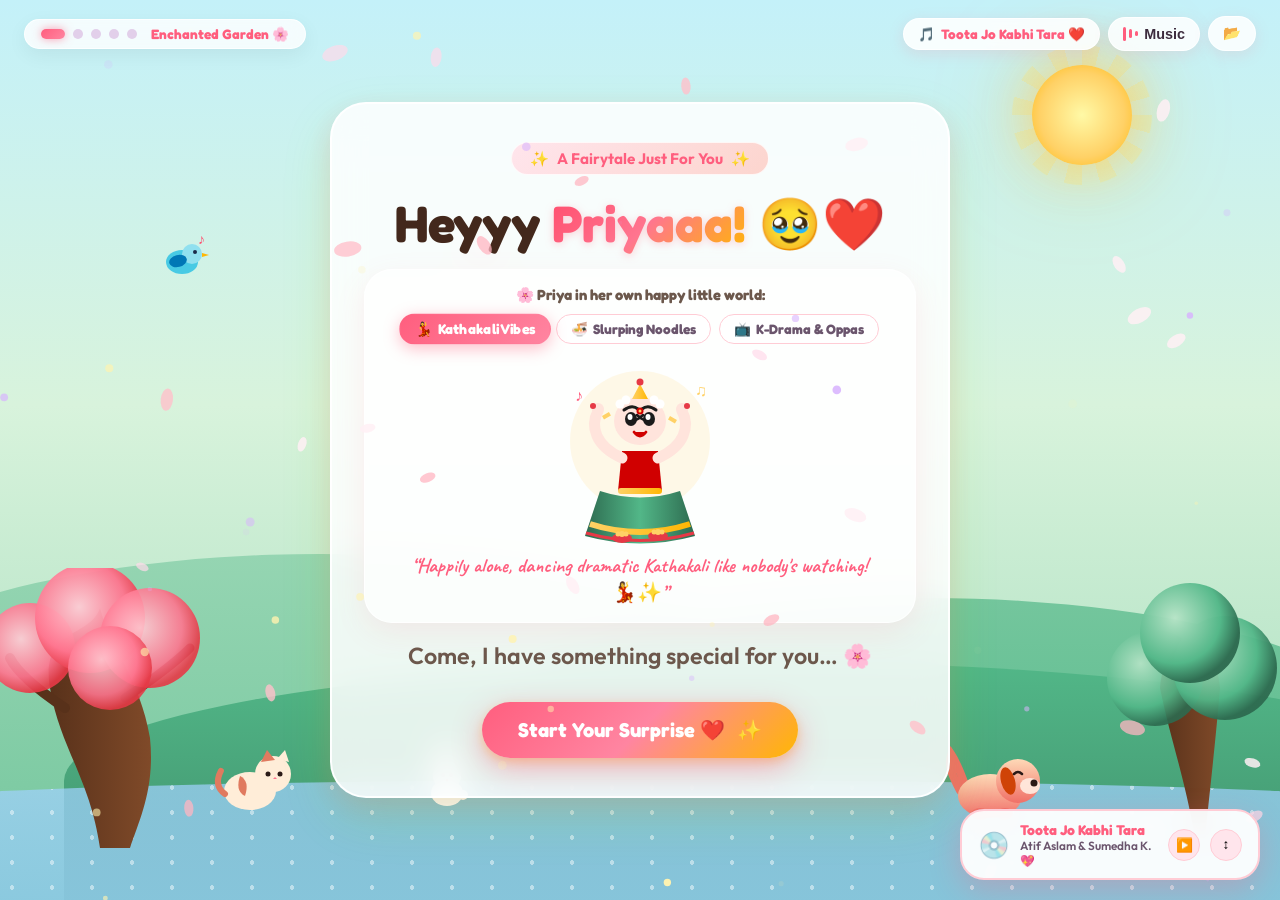
<file: index.html>
<!DOCTYPE html>
<html lang="en">
<head>
    <meta charset="UTF-8">
    <meta name="viewport" content="width=device-width, initial-scale=1.0, maximum-scale=1.0, user-scalable=no">
    <title>Happiest Birthday, Priya Verma! ❤️🎂</title>
    <link rel="icon" href="data:image/svg+xml,<svg xmlns=%22http://www.w3.org/2000/svg%22 viewBox=%220 0 100 100%22><text y=%22.9em%22 font-size=%2290%22>🌸</text></svg>">
    <link rel="stylesheet" href="style.css">
</head>
<body>

    <!-- Particle & Ambient Canvas Layers -->
    <canvas id="ambient-canvas"></canvas>
    <canvas id="fireworks-canvas"></canvas>

    <!-- Audio Player for Toota Jo Kabhi Tara -->
    <audio id="toota-tara-audio" loop preload="auto">
        <source src="toota-jo-kabhi-tara.mp3" type="audio/mpeg">
        <source src="toota-jo-kabhi-tara.m4a" type="audio/mp4">
    </audio>

    <!-- Floating Top Header & Controls -->
    <header class="floating-header">
        <div class="scene-tracker">
            <span class="scene-dot" data-scene="1" title="Scene 1: Enchanted Garden"></span>
            <span class="scene-dot" data-scene="2" title="Scene 2: Playful Moments"></span>
            <span class="scene-dot" data-scene="3" title="Scene 3: Birthday Surprise"></span>
            <span class="scene-dot" data-scene="4" title="Scene 4: From The Heart"></span>
            <span class="scene-dot" data-scene="5" title="Scene 5: Fireworks Finale"></span>
            <span class="scene-title-badge">Enchanted Garden 🌸</span>
        </div>

        <div class="controls-group">
            <div class="song-pill" id="song-info-pill" title="Song: Toota Jo Kabhi Tara">
                <span class="song-pill-icon">🎵</span>
                <span class="song-status-text">Toota Jo Kabhi Tara ❤️</span>
            </div>
            <button id="music-toggle" class="control-btn" title="Toggle Music">
                <span class="music-waves">
                    <span></span>
                    <span></span>
                    <span></span>
                </span>
                <span class="music-label">Music</span>
            </button>
            <input type="file" id="song-file-input" accept="audio/*" style="display:none">
            <button id="btn-upload-song" class="control-btn" title="Load your MP3 from device">
                <span>📂</span>
            </button>
        </div>
    </header>

    <main class="story-wrapper">

        <!-- ===================================================================
             SCENE 1: BEAUTIFUL NATURE AND ANIMALS
             =================================================================== -->
        <section id="scene-1" class="scene active">
            <!-- Scenery Nature Background -->
            <div class="scenery-background">
                <!-- Warm Glowing Sun with Radiating Rays -->
                <div class="sun-container">
                    <div class="sun-rays"></div>
                    <div class="sun-core"></div>
                </div>

                <!-- Rolling Hills -->
                <div class="rolling-hills">
                    <div class="hill hill-back"></div>
                    <div class="hill hill-mid"></div>
                    <div class="hill hill-front"></div>
                </div>

                <!-- Animated River Stream -->
                <div class="river-stream">
                    <div class="river-waves"></div>
                </div>

                <!-- Trees & Garden Flora SVG -->
                <div class="nature-flora">
                    <!-- Flowering Cherry Tree Left -->
                    <svg width="240" height="280" viewBox="0 0 240 280" style="position: absolute; bottom: 40px; left: -20px; z-index: 1;">
                        <defs>
                            <linearGradient id="trunkGrad" x1="0%" y1="0%" x2="100%" y2="0%">
                                <stop offset="0%" stop-color="#58311a"/>
                                <stop offset="100%" stop-color="#804a29"/>
                            </linearGradient>
                            <radialGradient id="foliageGrad1" cx="40%" cy="40%" r="60%">
                                <stop offset="0%" stop-color="#ffccd5"/>
                                <stop offset="70%" stop-color="#ff758f"/>
                                <stop offset="100%" stop-color="#e63946"/>
                            </radialGradient>
                        </defs>
                        <!-- Trunk -->
                        <path d="M120 280 C110 210, 80 180, 70 120 C60 60, 110 70, 120 40 C130 80, 160 110, 170 170 C175 220, 160 250, 150 280 Z" fill="url(#trunkGrad)"/>
                        <!-- Branches -->
                        <path d="M85 140 Q40 110, 30 90" stroke="#58311a" stroke-width="10" stroke-linecap="round" fill="none"/>
                        <path d="M145 130 Q190 100, 210 80" stroke="#58311a" stroke-width="9" stroke-linecap="round" fill="none"/>
                        <!-- Blossom Clusters -->
                        <circle cx="50" cy="80" r="45" fill="url(#foliageGrad1)" opacity="0.92"/>
                        <circle cx="110" cy="50" r="55" fill="url(#foliageGrad1)" opacity="0.95"/>
                        <circle cx="170" cy="70" r="50" fill="url(#foliageGrad1)" opacity="0.9"/>
                        <circle cx="130" cy="100" r="42" fill="url(#foliageGrad1)" opacity="0.88"/>
                    </svg>

                    <!-- Nature Tree Right -->
                    <svg width="220" height="260" viewBox="0 0 220 260" style="position: absolute; bottom: 50px; right: -25px; z-index: 1;">
                        <defs>
                            <radialGradient id="greenTreeGrad" cx="35%" cy="35%" r="65%">
                                <stop offset="0%" stop-color="#b7e4c7"/>
                                <stop offset="70%" stop-color="#52b788"/>
                                <stop offset="100%" stop-color="#2d6a4f"/>
                            </radialGradient>
                        </defs>
                        <path d="M110 260 C100 200, 85 160, 75 110 C80 50, 130 50, 135 110 C130 170, 125 210, 120 260 Z" fill="url(#trunkGrad)"/>
                        <circle cx="70" cy="100" r="48" fill="url(#greenTreeGrad)" opacity="0.9"/>
                        <circle cx="140" cy="90" r="52" fill="url(#greenTreeGrad)" opacity="0.94"/>
                        <circle cx="105" cy="55" r="50" fill="url(#greenTreeGrad)" opacity="0.96"/>
                    </svg>
                </div>
            </div>

            <!-- Free-Roaming Garden Creatures in Scene 1 -->
            <div class="garden-creatures">
                <!-- Golden Puppy Lounging -->
                <div class="garden-creature" style="bottom: 70px; right: 18%;" title="Happy puppy enjoying the warm sun">
                    <svg width="110" height="90" viewBox="0 0 110 90">
                        <defs>
                            <linearGradient id="dogFur" x1="0" y1="0" x2="0" y2="100%">
                                <stop offset="0%" stop-color="#fed9b7"/>
                                <stop offset="100%" stop-color="#f07167"/>
                            </linearGradient>
                        </defs>
                        <!-- Wagging Tail -->
                        <path d="M20 55 C10 40, 5 30, 8 20 C12 25, 18 35, 25 50" fill="none" stroke="#f07167" stroke-width="8" stroke-linecap="round">
                            <animateTransform attributeName="transform" type="rotate" values="-15 25 55; 20 25 55; -15 25 55" dur="0.8s" repeatCount="indefinite"/>
                        </path>
                        <!-- Body -->
                        <ellipse cx="50" cy="60" rx="32" ry="22" fill="url(#dogFur)"/>
                        <!-- Head -->
                        <circle cx="78" cy="45" r="22" fill="url(#dogFur)"/>
                        <!-- Floppy Ear -->
                        <ellipse cx="68" cy="45" rx="7" ry="14" fill="#cf4307" transform="rotate(-15 68 45)"/>
                        <!-- Snout -->
                        <ellipse cx="90" cy="50" rx="10" ry="8" fill="#ffe5d9"/>
                        <circle cx="94" cy="47" r="3.5" fill="#2b1a17"/>
                        <!-- Happy closed eyes -->
                        <path d="M74 38 Q78 34, 82 38" fill="none" stroke="#2b1a17" stroke-width="2.5" stroke-linecap="round"/>
                        <!-- Paws -->
                        <ellipse cx="65" cy="78" rx="8" ry="6" fill="#f07167"/>
                        <ellipse cx="40" cy="78" rx="9" ry="6" fill="#f07167"/>
                    </svg>
                </div>

                <!-- Cute Calico Cat Sitting on grass -->
                <div class="garden-creature" style="bottom: 75px; left: 16%;" title="Cute kitty napping">
                    <svg width="95" height="85" viewBox="0 0 95 85">
                        <ellipse cx="45" cy="55" rx="26" ry="19" fill="#ffedd8"/>
                        <!-- Patches -->
                        <path d="M35 40 Q45 45, 40 60 Q30 55, 35 40 Z" fill="#e07a5f"/>
                        <!-- Head -->
                        <circle cx="68" cy="38" r="18" fill="#ffedd8"/>
                        <path d="M56 26 L62 14 L70 24 Z" fill="#e07a5f"/>
                        <path d="M72 23 L80 14 L84 26 Z" fill="#ffedd8"/>
                        <!-- Face -->
                        <circle cx="63" cy="38" r="2.5" fill="#2b1a17"/>
                        <circle cx="75" cy="38" r="2.5" fill="#2b1a17"/>
                        <polygon points="68,43 70,41 72,43" fill="#ff758f"/>
                        <!-- Tail -->
                        <path d="M20 58 Q8 50, 15 35" fill="none" stroke="#e07a5f" stroke-width="6" stroke-linecap="round">
                            <animateTransform attributeName="transform" type="rotate" values="-5 20 58; 10 20 58; -5 20 58" dur="1.8s" repeatCount="indefinite"/>
                        </path>
                    </svg>
                </div>

                <!-- Sweet Bunny Hopping -->
                <div class="garden-creature" style="bottom: 85px; left: 32%;" title="Little bunny twitching its nose">
                    <svg width="70" height="70" viewBox="0 0 70 70">
                        <!-- Ears -->
                        <ellipse cx="32" cy="18" rx="5" ry="14" fill="#ffffff" stroke="#ffccd5" stroke-width="2"/>
                        <ellipse cx="42" cy="17" rx="5" ry="14" fill="#ffffff" stroke="#ffccd5" stroke-width="2"/>
                        <!-- Head & Body -->
                        <circle cx="37" cy="35" r="14" fill="#ffffff"/>
                        <ellipse cx="37" cy="52" rx="16" ry="13" fill="#ffffff"/>
                        <circle cx="33" cy="34" r="2" fill="#ff5e7e"/>
                        <circle cx="41" cy="34" r="2" fill="#ff5e7e"/>
                        <!-- Nose -->
                        <circle cx="37" cy="39" r="1.5" fill="#ff758f"/>
                        <circle cx="53" cy="54" r="5" fill="#ffffff"/>
                    </svg>
                </div>

                <!-- Chirping Bluebird -->
                <div class="garden-creature" style="top: 26%; left: 12%;" title="Singing bluebird">
                    <svg width="60" height="50" viewBox="0 0 60 50">
                        <ellipse cx="28" cy="28" rx="16" ry="12" fill="#48cae4"/>
                        <circle cx="38" cy="20" r="10" fill="#90e0ef"/>
                        <!-- Beak -->
                        <polygon points="48,19 55,21 48,23" fill="#ffb703"/>
                        <circle cx="41" cy="18" r="2" fill="#1b2a4a"/>
                        <!-- Wing -->
                        <ellipse cx="24" cy="27" rx="9" ry="6" fill="#0077b6" transform="rotate(-15 24 27)"/>
                        <!-- Music Notes -->
                        <text x="44" y="10" font-size="14" fill="#ff4d6d">♪</text>
                    </svg>
                </div>

                <!-- Fluttering Butterfly -->
                <div class="garden-creature flying-butterfly bfly-1">
                    <svg width="40" height="40" viewBox="0 0 40 40">
                        <path d="M20 20 C10 5, 0 12, 10 24 C1 28, 5 38, 20 25 C35 38, 39 28, 30 24 C40 12, 30 5, 20 20 Z" fill="#ff70a6" opacity="0.9"/>
                        <circle cx="20" cy="21" r="3" fill="#ffd166"/>
                    </svg>
                </div>
            </div>

            <!-- Welcome Glassmorphism Card -->
            <div class="welcome-card">
                <div class="welcome-badge">
                    <span>✨</span> A Fairytale Just For You <span>✨</span>
                </div>
                <h1 class="welcome-title">
                    Heyyy <span class="priya-highlight">Priyaaa!</span> 🥹❤️
                </h1>

                <!-- Priya's Alone, Happy & Quirky Daily Life Showcase -->
                <div class="priya-daily-theater">
                    <div class="theater-header-tag">
                        🌸 Priya in her own happy little world:
                    </div>

                    <!-- Interactive Mood Tabs -->
                    <div class="daily-mood-tabs">
                        <button class="mood-tab active" data-mood="kathakali" title="Dancing Kathakali alone">
                            <span>💃</span> Kathakali Vibes
                        </button>
                        <button class="mood-tab" data-mood="noodles" title="Eating hot noodles">
                            <span>🍜</span> Slurping Noodles
                        </button>
                        <button class="mood-tab" data-mood="kdrama" title="Binge-watching K-Drama">
                            <span>📺</span> K-Drama & Oppas
                        </button>
                    </div>

                    <!-- Animated Stage Frames -->
                    <div class="daily-stage-container">

                        <!-- Frame 1: Dancing Indian Kathakali Alone -->
                        <div class="daily-stage-frame mood-frame-kathakali active" id="frame-kathakali">
                            <div class="theater-stage-avatar">
                                <svg width="180" height="190" viewBox="0 0 180 190" class="anim-kathakali-char">
                                    <defs>
                                        <linearGradient id="kathakaliSkirt" x1="0" y1="0" x2="100%" y2="0%">
                                            <stop offset="0%" stop-color="#2d6a4f"/>
                                            <stop offset="50%" stop-color="#52b788"/>
                                            <stop offset="100%" stop-color="#2d6a4f"/>
                                        </linearGradient>
                                        <linearGradient id="goldZari" x1="0" y1="0" x2="100%" y2="0%">
                                            <stop offset="0%" stop-color="#ffd166"/>
                                            <stop offset="100%" stop-color="#ffb703"/>
                                        </linearGradient>
                                    </defs>

                                    <!-- Golden Aura / Sunburst behind dancer -->
                                    <circle cx="90" cy="85" r="70" fill="rgba(255, 209, 102, 0.15)"/>

                                    <!-- Pleated Kathakali Skirt -->
                                    <path d="M50 135 Q90 148, 130 135 L145 180 Q90 195, 35 180 Z" fill="url(#kathakaliSkirt)"/>
                                    <!-- Golden border stripes on skirt -->
                                    <path d="M40 168 Q90 184, 140 168" stroke="url(#goldZari)" stroke-width="6" fill="none"/>
                                    <path d="M36 177 Q90 192, 144 177" stroke="#e63946" stroke-width="3" fill="none"/>

                                    <!-- Feet with Ghungroos & Alta -->
                                    <g class="anim-ghungroo-feet">
                                        <!-- Left Foot -->
                                        <ellipse cx="72" cy="182" rx="10" ry="5" fill="#e63946"/>
                                        <circle cx="72" cy="178" r="3" fill="#ffd166"/>
                                        <circle cx="68" cy="178" r="2.5" fill="#ffd166"/>
                                        <circle cx="76" cy="178" r="2.5" fill="#ffd166"/>
                                        <!-- Right Foot tapping -->
                                        <ellipse cx="108" cy="180" rx="10" ry="5" fill="#e63946"/>
                                        <circle cx="108" cy="176" r="3" fill="#ffd166"/>
                                        <circle cx="104" cy="176" r="2.5" fill="#ffd166"/>
                                        <circle cx="112" cy="176" r="2.5" fill="#ffd166"/>
                                    </g>

                                    <!-- Body & Choli (Crimson Red) -->
                                    <path d="M72 95 L108 95 L112 135 L68 135 Z" fill="#d00000"/>
                                    <!-- Golden Waistbelt (Odiyanam) -->
                                    <rect x="68" y="132" width="44" height="6" fill="url(#goldZari)" rx="3"/>

                                    <!-- Classical Mudra Arms -->
                                    <g class="anim-mudra-arms">
                                        <!-- Left Arm (Upward Mudra) -->
                                        <path d="M72 102 C45 90, 40 70, 48 55" stroke="#ffe4dc" stroke-width="11" stroke-linecap="round" fill="none"/>
                                        <!-- Hand Mudra (Hamsasya/Katakamukha) -->
                                        <circle cx="48" cy="53" r="6" fill="#ffe4dc"/>
                                        <circle cx="43" cy="50" r="3" fill="#e63946"/> <!-- Alta on tip -->
                                        <!-- Golden Bangle -->
                                        <rect x="52" y="60" width="8" height="4" fill="#ffd166" transform="rotate(-30 52 60)"/>

                                        <!-- Right Arm (Graceful Sway Mudra) -->
                                        <path d="M108 102 C135 90, 140 70, 132 55" stroke="#ffe4dc" stroke-width="11" stroke-linecap="round" fill="none"/>
                                        <circle cx="132" cy="53" r="6" fill="#ffe4dc"/>
                                        <circle cx="137" cy="50" r="3" fill="#e63946"/>
                                        <rect x="120" y="60" width="8" height="4" fill="#ffd166" transform="rotate(30 120 60)"/>
                                    </g>

                                    <!-- Head & Expressive Dramatic Face -->
                                    <ellipse cx="90" cy="65" rx="26" ry="24" fill="#ffe4dc"/>

                                    <!-- Dramatic Kohl Eyebrows & Eyes -->
                                    <g class="anim-expressive-eyes">
                                        <!-- Eyebrows raised dramatically -->
                                        <path d="M74 54 Q82 48, 88 53" stroke="#1b1b1b" stroke-width="3" stroke-linecap="round" fill="none"/>
                                        <path d="M92 53 Q98 48, 106 54" stroke="#1b1b1b" stroke-width="3" stroke-linecap="round" fill="none"/>

                                        <!-- Big Expressive Classical Eyes with Kohl Wings -->
                                        <ellipse cx="81" cy="63" rx="6" ry="7" fill="#1b1b1b"/>
                                        <ellipse cx="80" cy="61" rx="2.5" ry="3" fill="#ffffff"/>
                                        <path d="M86 64 C90 62, 92 60, 93 59" stroke="#1b1b1b" stroke-width="2.5" stroke-linecap="round"/>

                                        <ellipse cx="99" cy="63" rx="6" ry="7" fill="#1b1b1b"/>
                                        <ellipse cx="98" cy="61" rx="2.5" ry="3" fill="#ffffff"/>
                                        <path d="M94 64 C90 62, 88 60, 87 59" stroke="#1b1b1b" stroke-width="2.5" stroke-linecap="round"/>
                                    </g>

                                    <!-- Red Round Bindi on Forehead -->
                                    <circle cx="90" cy="55" r="3.5" fill="#d00000"/>
                                    <circle cx="90" cy="55" r="1.5" fill="#ffd166"/>

                                    <!-- Joyful Smiling Red Lips -->
                                    <path d="M84 76 Q90 84, 96 76" stroke="#d00000" stroke-width="2.8" stroke-linecap="round" fill="#d00000"/>

                                    <!-- Golden Headpiece (Kireetam/Tikka) & Jasmine Gajra -->
                                    <path d="M82 43 L90 28 L98 43 Z" fill="url(#goldZari)"/>
                                    <circle cx="90" cy="26" r="3.5" fill="#e63946"/>
                                    <!-- Jasmine Gajra Flowers -->
                                    <circle cx="70" cy="48" r="4.5" fill="#ffffff"/>
                                    <circle cx="76" cy="44" r="4.5" fill="#ffffff"/>
                                    <circle cx="104" cy="44" r="4.5" fill="#ffffff"/>
                                    <circle cx="110" cy="48" r="4.5" fill="#ffffff"/>

                                    <!-- Musical notes floating -->
                                    <text x="25" y="45" font-size="16" fill="#ff5e7e">♪</text>
                                    <text x="145" y="40" font-size="16" fill="#ffd166">♫</text>
                                </svg>
                            </div>
                            <div class="daily-frame-caption">
                                “Happily alone, dancing dramatic Kathakali like nobody's watching! 💃✨”
                            </div>
                        </div>

                        <!-- Frame 2: Eating Steaming Noodles -->
                        <div class="daily-stage-frame mood-frame-noodles" id="frame-noodles">
                            <div class="theater-stage-avatar">
                                <svg width="180" height="190" viewBox="0 0 180 190" class="anim-noodle-char">
                                    <defs>
                                        <linearGradient id="hoodieGrad" x1="0" y1="0" x2="100%" y2="0%">
                                            <stop offset="0%" stop-color="#ffb5a7"/>
                                            <stop offset="100%" stop-color="#fcd5ce"/>
                                        </linearGradient>
                                        <linearGradient id="bowlGrad" x1="0" y1="0" x2="100%" y2="0%">
                                            <stop offset="0%" stop-color="#457b9d"/>
                                            <stop offset="100%" stop-color="#1d3557"/>
                                        </linearGradient>
                                    </defs>

                                    <!-- Cozy Background Glow -->
                                    <circle cx="90" cy="85" r="70" fill="rgba(255, 181, 167, 0.18)"/>

                                    <!-- Steaming Aroma Curves -->
                                    <g class="anim-noodle-steam">
                                        <path d="M80 85 Q75 70, 85 55" stroke="rgba(255,255,255,0.7)" stroke-width="3" stroke-linecap="round" fill="none"/>
                                        <path d="M95 82 Q105 65, 95 50" stroke="rgba(255,255,255,0.7)" stroke-width="3.5" stroke-linecap="round" fill="none"/>
                                        <path d="M110 85 Q105 70, 115 55" stroke="rgba(255,255,255,0.7)" stroke-width="3" stroke-linecap="round" fill="none"/>
                                    </g>

                                    <!-- Cozy Oversized Hoodie Body (Sitting Cross-legged) -->
                                    <path d="M50 135 C50 115, 130 115, 130 135 L145 180 L35 180 Z" fill="url(#hoodieGrad)"/>

                                    <!-- Head & Happy Chewing Face -->
                                    <ellipse cx="90" cy="65" rx="26" ry="24" fill="#ffe4dc"/>
                                    <!-- Comfy Hoodie Hood behind head -->
                                    <path d="M60 65 C60 30, 120 30, 120 65" stroke="#fcd5ce" stroke-width="12" fill="none"/>

                                    <!-- Cute Hair Bun with Pencil/Chopstick -->
                                    <circle cx="90" cy="38" r="14" fill="#4a2810"/>
                                    <line x1="75" y1="36" x2="105" y2="36" stroke="#d4a373" stroke-width="3" stroke-linecap="round"/>

                                    <!-- Happy Closed Eyes in Food Bliss (^ _ ^) -->
                                    <path d="M74 62 Q80 56, 86 62" stroke="#2b1a17" stroke-width="3" stroke-linecap="round" fill="none"/>
                                    <path d="M94 62 Q100 56, 106 62" stroke="#2b1a17" stroke-width="3" stroke-linecap="round" fill="none"/>

                                    <!-- Puffed Blushing Cheeks (*nom nom*) -->
                                    <ellipse cx="71" cy="71" rx="8" ry="6" fill="#ff758f" opacity="0.6"/>
                                    <ellipse cx="109" cy="71" rx="8" ry="6" fill="#ff758f" opacity="0.6"/>

                                    <!-- Mouth slurping noodle string -->
                                    <ellipse cx="90" cy="74" rx="5" ry="4" fill="#d62828"/>

                                    <!-- Giant Steaming Ramen/Noodle Bowl -->
                                    <g id="noodle-bowl" class="anim-bowl-shake">
                                        <path d="M55 125 C55 160, 125 160, 125 125 Z" fill="url(#bowlGrad)"/>
                                        <ellipse cx="90" cy="125" rx="35" ry="8" fill="#e9c46a"/> <!-- Delicious soup -->
                                        <!-- Toppings: Egg, Green onions -->
                                        <circle cx="80" cy="124" r="5" fill="#ffffff"/>
                                        <circle cx="80" cy="124" r="2.8" fill="#f4a261"/>
                                        <circle cx="100" cy="123" r="2" fill="#2a9d8f"/>
                                        <circle cx="104" cy="125" r="2" fill="#2a9d8f"/>

                                        <!-- Springy Wavy Noodle string going into mouth -->
                                        <path class="anim-slurping-noodle" d="M90 75 Q85 95, 95 105 T90 125" stroke="#f4d35e" stroke-width="3.5" stroke-linecap="round" fill="none"/>

                                        <!-- Chopsticks lifting noodles -->
                                        <line x1="70" y1="100" x2="115" y2="108" stroke="#bc6c25" stroke-width="3.5" stroke-linecap="round"/>
                                        <line x1="72" y1="104" x2="114" y2="112" stroke="#bc6c25" stroke-width="3.5" stroke-linecap="round"/>
                                    </g>

                                    <!-- Floating Heart & Yummy Star -->
                                    <text x="30" y="55" font-size="18" fill="#ff4d6d">😋</text>
                                    <text x="140" y="60" font-size="18" fill="#ffd166">✨</text>
                                </svg>
                            </div>
                            <div class="daily-frame-caption">
                                “Cozy noodle therapy! Slurping ramen in peace 🍜😋”
                            </div>
                        </div>

                        <!-- Frame 3: Binge-watching Korean Drama & Crying over Oppas -->
                        <div class="daily-stage-frame mood-frame-kdrama" id="frame-kdrama">
                            <div class="theater-stage-avatar">
                                <svg width="180" height="190" viewBox="0 0 180 190" class="anim-kdrama-char">
                                    <defs>
                                        <linearGradient id="blanketGrad" x1="0" y1="0" x2="100%" y2="0%">
                                            <stop offset="0%" stop-color="#c8b6ff"/>
                                            <stop offset="100%" stop-color="#b8c0ff"/>
                                        </linearGradient>
                                        <linearGradient id="screenGlow" x1="0" y1="0" x2="0" y2="100%">
                                            <stop offset="0%" stop-color="#a0c4ff"/>
                                            <stop offset="100%" stop-color="#bdb2ff"/>
                                        </linearGradient>
                                    </defs>

                                    <!-- Romantic Purple/Blue Night Glow -->
                                    <circle cx="90" cy="85" r="70" fill="rgba(200, 182, 255, 0.2)"/>

                                    <!-- Cozy Floor Cushion / Pillow behind her -->
                                    <ellipse cx="65" cy="150" rx="30" ry="25" fill="#ffd6a5"/>

                                    <!-- Bundled up in Warm Pastel Blanket -->
                                    <path d="M40 120 C40 100, 100 100, 100 120 L105 180 L30 180 Z" fill="url(#blanketGrad)"/>

                                    <!-- Head with Cute Bunny Hood -->
                                    <ellipse cx="68" cy="82" rx="24" ry="22" fill="#ffe4dc"/>
                                    <path d="M42 82 C42 50, 94 50, 94 82" stroke="#c8b6ff" stroke-width="10" fill="none"/>
                                    <!-- Bunny Ears on hood -->
                                    <ellipse cx="55" cy="48" rx="6" ry="14" fill="#c8b6ff" stroke="#ffccd5" stroke-width="2"/>
                                    <ellipse cx="78" cy="48" rx="6" ry="14" fill="#c8b6ff" stroke="#ffccd5" stroke-width="2"/>

                                    <!-- Sparkly Teary Heart Eyes (Emotional K-Drama Scene!) -->
                                    <g class="anim-kdrama-tears">
                                        <!-- Left eye with teardrop -->
                                        <ellipse cx="61" cy="80" rx="5" ry="6" fill="#1b1b1b"/>
                                        <circle cx="60" cy="78" r="2" fill="#ffffff"/>
                                        <circle cx="63" cy="82" r="1.2" fill="#ffffff"/>
                                        <!-- Sparkling emotional teardrop -->
                                        <path d="M57 88 C55 93, 59 95, 60 93 C61 91, 58 88, 57 88 Z" fill="#48cae4"/>

                                        <!-- Right eye with teardrop -->
                                        <ellipse cx="77" cy="80" rx="5" ry="6" fill="#1b1b1b"/>
                                        <circle cx="76" cy="78" r="2" fill="#ffffff"/>
                                        <circle cx="79" cy="82" r="1.2" fill="#ffffff"/>
                                        <path d="M81 88 C83 93, 79 95, 78 93 C77 91, 80 88, 81 88 Z" fill="#48cae4"/>
                                    </g>

                                    <!-- Blushing cheeks -->
                                    <ellipse cx="56" cy="88" rx="6" ry="4" fill="#ff758f" opacity="0.6"/>
                                    <ellipse cx="82" cy="88" rx="6" ry="4" fill="#ff758f" opacity="0.6"/>

                                    <!-- Romantic 'Awww' Smile -->
                                    <path d="M66 93 Q70 97, 74 93" stroke="#d00000" stroke-width="2.2" stroke-linecap="round" fill="none"/>

                                    <!-- Glowing Laptop Screen showing K-Drama Oppa -->
                                    <g id="kdrama-laptop" class="anim-laptop-screen">
                                        <!-- Laptop Base -->
                                        <rect x="110" y="150" width="55" height="6" rx="2" fill="#adb5bd"/>
                                        <!-- Screen Lid -->
                                        <rect x="115" y="105" width="46" height="45" rx="4" fill="#343a40"/>
                                        <rect x="118" y="108" width="40" height="38" rx="2" fill="url(#screenGlow)"/>

                                        <!-- Silhouette of K-Drama Oppa on screen -->
                                        <circle cx="138" cy="122" r="6" fill="#1d3557"/>
                                        <path d="M128 138 C128 130, 148 130, 148 138 Z" fill="#1d3557"/>
                                        <!-- Screen Heart -->
                                        <text x="133" y="118" font-size="10" fill="#ff4d6d">💖</text>
                                    </g>

                                    <!-- Tissue Box on side -->
                                    <rect x="135" y="162" width="28" height="15" rx="3" fill="#ffccd5"/>
                                    <!-- White tissue sticking out -->
                                    <path d="M144 162 Q149 152, 154 162 Z" fill="#ffffff"/>

                                    <!-- Floating Korean Finger Heart & Love text -->
                                    <text x="85" y="65" font-size="16">🫰🏻</text>
                                    <text x="100" y="80" font-size="13" fill="#ff4d6d">사랑해</text>
                                </svg>
                            </div>
                            <div class="daily-frame-caption">
                                “Binge-watching K-Dramas & crying over fictional Oppas 😭💖 ‘Oppa!’”
                            </div>
                        </div>

                    </div>
                </div>

                <p class="welcome-sub">
                    Come, I have something special for you… 🌸
                </p>
                <button id="btn-start-surprise" class="btn-magic-primary">
                    <span>Start Your Surprise ❤️</span>
                    <span class="btn-arrow">✨</span>
                </button>
            </div>
        </section>


        <!-- ===================================================================
             SCENE 2: A GIRL PLAYING WITH ANIMALS
             =================================================================== -->
        <section id="scene-2" class="scene">
            <div class="scene-header-pill">
                <h2>A Pure & Beautiful Soul 🌸🐾</h2>
                <p>Surrounded by love, innocence, and playful friends</p>
            </div>

            <!-- Stage Arena: Priya with cute cats, puppies, squirrels, bunnies -->
            <div class="play-stage">
                <!-- Flying Butterflies -->
                <div class="flying-butterfly bfly-1">
                    <svg width="36" height="36" viewBox="0 0 36 36">
                        <path d="M18 18 C8 4, 0 10, 8 20 C0 24, 4 32, 18 22 C32 32, 36 24, 28 20 C36 10, 28 4, 18 18 Z" fill="#ff99c8"/>
                    </svg>
                </div>
                <div class="flying-butterfly bfly-2">
                    <svg width="34" height="34" viewBox="0 0 36 36">
                        <path d="M18 18 C8 4, 0 10, 8 20 C0 24, 4 32, 18 22 C32 32, 36 24, 28 20 C36 10, 28 4, 18 18 Z" fill="#fcf6bd"/>
                    </svg>
                </div>

                <!-- Cute Kitten Playing with Rolling Yarn -->
                <div id="actor-cat" class="animal-actor actor-cat" title="Click kitty to play with yarn!">
                    <svg width="120" height="110" viewBox="0 0 120 110">
                        <defs>
                            <linearGradient id="kittyFur" x1="0" y1="0" x2="0" y2="100%">
                                <stop offset="0%" stop-color="#fff1e6"/>
                                <stop offset="100%" stop-color="#eddcd2"/>
                            </linearGradient>
                        </defs>
                        <!-- Playful pouncing body -->
                        <ellipse cx="55" cy="70" rx="30" ry="22" fill="url(#kittyFur)"/>
                        <!-- Calico ginger patches -->
                        <path d="M65 52 C75 50, 85 65, 78 80 C68 85, 60 70, 65 52 Z" fill="#f4a261"/>
                        <!-- Head -->
                        <circle cx="85" cy="50" r="24" fill="url(#kittyFur)"/>
                        <!-- Ears with pink inner -->
                        <polygon points="70,35 78,16 88,32" fill="url(#kittyFur)"/>
                        <polygon points="74,32 79,20 85,30" fill="#ffb4a2"/>
                        <polygon points="88,32 98,16 104,35" fill="url(#kittyFur)"/>
                        <polygon points="91,30 97,20 101,32" fill="#ffb4a2"/>
                        <!-- Big Anime Eyes -->
                        <ellipse cx="80" cy="48" rx="4" ry="6" fill="#264653"/>
                        <circle cx="79" cy="46" r="1.5" fill="#ffffff"/>
                        <ellipse cx="94" cy="48" rx="4" ry="6" fill="#264653"/>
                        <circle cx="93" cy="46" r="1.5" fill="#ffffff"/>
                        <!-- Little Pink Nose -->
                        <polygon points="86,55 88,57 90,55" fill="#e76f51"/>
                        <!-- Happy Paw reaching out -->
                        <ellipse cx="102" cy="72" rx="10" ry="7" fill="url(#kittyFur)" transform="rotate(-20 102 72)"/>
                        <!-- Wagging Upward Tail -->
                        <path d="M25 72 Q10 60, 18 40" fill="none" stroke="#f4a261" stroke-width="7" stroke-linecap="round"/>
                    </svg>
                </div>

                <!-- Ball of pink yarn rolling between cat and Priya -->
                <div id="yarn-ball" class="yarn-ball" title="Ball of yarn">
                    <svg width="42" height="42" viewBox="0 0 42 42">
                        <circle cx="21" cy="21" r="18" fill="#ff4d6d"/>
                        <path d="M8 15 Q21 8, 34 16" stroke="#ffccd5" stroke-width="2.5" fill="none"/>
                        <path d="M12 28 Q21 34, 30 26" stroke="#ffccd5" stroke-width="2.5" fill="none"/>
                        <path d="M15 8 Q28 21, 14 34" stroke="#ff758f" stroke-width="2.5" fill="none"/>
                        <path d="M30 30 Q38 35, 42 32" stroke="#ff4d6d" stroke-width="2" fill="none"/>
                    </svg>
                </div>

                <!-- Little Fluffy Bunny -->
                <div id="actor-bunny" class="animal-actor actor-bunny" title="Click bunny!">
                    <svg width="90" height="90" viewBox="0 0 90 90">
                        <ellipse cx="40" cy="62" rx="22" ry="18" fill="#ffffff" filter="drop-shadow(0 4px 6px rgba(0,0,0,0.06))"/>
                        <circle cx="48" cy="40" r="16" fill="#ffffff"/>
                        <!-- Floppy bunny ears -->
                        <path d="M40 28 C36 12, 45 5, 48 24 Z" fill="#ffffff" stroke="#ffb4a2" stroke-width="1.5"/>
                        <path d="M48 26 C54 10, 62 8, 56 25 Z" fill="#ffffff" stroke="#ffb4a2" stroke-width="1.5"/>
                        <!-- Eyes & blush -->
                        <circle cx="44" cy="38" r="2.5" fill="#6d597a"/>
                        <circle cx="54" cy="38" r="2.5" fill="#6d597a"/>
                        <circle cx="40" cy="43" r="3" fill="#ffb4a2" opacity="0.6"/>
                        <circle cx="58" cy="43" r="3" fill="#ffb4a2" opacity="0.6"/>
                        <circle cx="49" cy="43" r="1.5" fill="#e56b6f"/>
                    </svg>
                </div>

                <!-- Priya Verma (Chibi Animated Character in Center) -->
                <div id="char-priya" class="char-priya-wrapper" title="Click Priya to make her smile!">
                    <div class="dialogue-bubble">Hehehe! So cute! 🥹💖</div>
                    <svg width="220" height="280" viewBox="0 0 220 280">
                        <defs>
                            <linearGradient id="hairGrad" x1="0" y1="0" x2="0" y2="100%">
                                <stop offset="0%" stop-color="#4a2810"/>
                                <stop offset="50%" stop-color="#603813"/>
                                <stop offset="100%" stop-color="#3d1e06"/>
                            </linearGradient>
                            <linearGradient id="skinGrad" x1="0" y1="0" x2="0" y2="100%">
                                <stop offset="0%" stop-color="#fff0ea"/>
                                <stop offset="100%" stop-color="#ffe4dc"/>
                            </linearGradient>
                            <linearGradient id="dressGrad" x1="0" y1="0" x2="100%" y2="100%">
                                <stop offset="0%" stop-color="#ff758f"/>
                                <stop offset="50%" stop-color="#ff8fa3"/>
                                <stop offset="100%" stop-color="#ffb3c1"/>
                            </linearGradient>
                        </defs>

                        <!-- Long Flowing Hair Behind -->
                        <path d="M60 90 C40 130, 45 200, 65 240 C75 210, 75 140, 75 90 Z" fill="url(#hairGrad)"/>
                        <path d="M160 90 C180 130, 175 200, 155 240 C145 210, 145 140, 145 90 Z" fill="url(#hairGrad)"/>

                        <!-- Dress Body / Sitting Pose -->
                        <path d="M78 160 C65 210, 50 250, 40 270 L180 270 C170 250, 155 210, 142 160 Z" fill="url(#dressGrad)"/>
                        <!-- White Lace Collar -->
                        <path d="M88 160 Q110 178, 132 160 Q110 168, 88 160 Z" fill="#ffffff"/>
                        <!-- Cute Dress Bow Ribbon -->
                        <circle cx="110" cy="172" r="5" fill="#ffffff"/>
                        <path d="M105 172 Q95 165, 102 180 Z" fill="#ffffff"/>
                        <path d="M115 172 Q125 165, 118 180 Z" fill="#ffffff"/>

                        <!-- Arms petting forward -->
                        <path d="M85 170 Q60 190, 45 215" stroke="url(#skinGrad)" stroke-width="12" stroke-linecap="round" fill="none"/>
                        <path d="M135 170 Q160 190, 175 215" stroke="url(#skinGrad)" stroke-width="12" stroke-linecap="round" fill="none"/>
                        <!-- Hands -->
                        <circle cx="45" cy="215" r="7" fill="url(#skinGrad)"/>
                        <circle cx="175" cy="215" r="7" fill="url(#skinGrad)"/>

                        <!-- Cute Head -->
                        <ellipse cx="110" cy="105" rx="44" ry="42" fill="url(#skinGrad)"/>

                        <!-- Rosy Blushing Cheeks -->
                        <ellipse cx="82" cy="116" rx="9" ry="5.5" fill="#ff758f" opacity="0.6"/>
                        <ellipse cx="138" cy="116" rx="9" ry="5.5" fill="#ff758f" opacity="0.6"/>

                        <!-- Big Sparkling Anime Eyes -->
                        <g id="priya-eyes">
                            <!-- Left Eye -->
                            <ellipse cx="90" cy="104" rx="8" ry="11" fill="#2d1e2f"/>
                            <ellipse cx="88" cy="100" rx="3.5" ry="5" fill="#ffffff"/>
                            <circle cx="93" cy="108" r="2" fill="#ffffff"/>
                            <path d="M82 92 Q90 88, 98 92" stroke="#2d1e2f" stroke-width="2.5" stroke-linecap="round" fill="none"/>
                            <!-- Right Eye -->
                            <ellipse cx="130" cy="104" rx="8" ry="11" fill="#2d1e2f"/>
                            <ellipse cx="128" cy="100" rx="3.5" ry="5" fill="#ffffff"/>
                            <circle cx="133" cy="108" r="2" fill="#ffffff"/>
                            <path d="M122 92 Q130 88, 138 92" stroke="#2d1e2f" stroke-width="2.5" stroke-linecap="round" fill="none"/>
                        </g>

                        <!-- Sweet Warm Smile -->
                        <path d="M102 122 Q110 131, 118 122" stroke="#d6336c" stroke-width="3" stroke-linecap="round" fill="#d6336c"/>

                        <!-- Front Hair Bangs & Waves -->
                        <path d="M66 95 C66 60, 154 60, 154 95 C140 75, 125 78, 110 74 C95 78, 80 75, 66 95 Z" fill="url(#hairGrad)"/>
                        <path d="M66 95 C60 120, 68 145, 74 150 C76 130, 72 110, 74 95 Z" fill="url(#hairGrad)"/>
                        <path d="M154 95 C160 120, 152 145, 146 150 C144 130, 148 110, 146 95 Z" fill="url(#hairGrad)"/>

                        <!-- Floral Hair Clip Accessory -->
                        <circle cx="70" cy="78" r="6" fill="#ffd166"/>
                        <circle cx="65" cy="74" r="5" fill="#ff758f"/>
                        <circle cx="75" cy="74" r="5" fill="#ff758f"/>
                        <circle cx="65" cy="82" r="5" fill="#ff758f"/>
                        <circle cx="75" cy="82" r="5" fill="#ff758f"/>
                    </svg>
                </div>

                <!-- Cute Squirrel Collecting Nuts -->
                <div id="actor-squirrel" class="animal-actor actor-squirrel" title="Click squirrel!">
                    <svg width="85" height="95" viewBox="0 0 85 95">
                        <defs>
                            <linearGradient id="sqFur" x1="0" y1="0" x2="0" y2="100%">
                                <stop offset="0%" stop-color="#d4a373"/>
                                <stop offset="100%" stop-color="#bc6c25"/>
                            </linearGradient>
                        </defs>
                        <!-- Big Bushy Curled Tail -->
                        <path d="M25 80 C-5 70, -8 30, 18 18 C35 8, 45 25, 35 45 C30 55, 30 70, 25 80 Z" fill="url(#sqFur)"/>
                        <!-- Body -->
                        <ellipse cx="48" cy="65" rx="16" ry="20" fill="url(#sqFur)"/>
                        <ellipse cx="52" cy="67" rx="9" ry="14" fill="#faedcd"/>
                        <!-- Head -->
                        <circle cx="56" cy="42" r="14" fill="url(#sqFur)"/>
                        <polygon points="56,30 60,18 64,29" fill="url(#sqFur)"/>
                        <!-- Eyes & nose -->
                        <circle cx="62" cy="40" r="2.5" fill="#2b1a17"/>
                        <circle cx="68" cy="44" r="1.5" fill="#2b1a17"/>
                        <!-- Little Golden Acorn in paws -->
                        <ellipse cx="64" cy="58" rx="5" ry="6" fill="#8d5b4c"/>
                        <path d="M60 54 Q64 51, 68 54 Z" fill="#582f0e"/>
                    </svg>
                </div>

                <!-- Jumping Happy Golden Puppy Wagging Tail -->
                <div id="actor-dog" class="animal-actor actor-dog" title="Click puppy to make him jump!">
                    <svg width="130" height="120" viewBox="0 0 130 120">
                        <defs>
                            <linearGradient id="pupGrad" x1="0" y1="0" x2="0" y2="100%">
                                <stop offset="0%" stop-color="#ffb703"/>
                                <stop offset="100%" stop-color="#fb8500"/>
                            </linearGradient>
                        </defs>
                        <!-- Wagging Tail -->
                        <path d="M98 75 C115 65, 125 50, 120 35" fill="none" stroke="#fb8500" stroke-width="8" stroke-linecap="round">
                            <animateTransform attributeName="transform" type="rotate" values="10 98 75; -20 98 75; 10 98 75" dur="0.4s" repeatCount="indefinite"/>
                        </path>
                        <!-- Leaping Body -->
                        <ellipse cx="70" cy="75" rx="30" ry="22" fill="url(#pupGrad)" transform="rotate(-15 70 75)"/>
                        <!-- Paws jumping forward -->
                        <ellipse cx="40" cy="65" rx="8" ry="12" fill="url(#pupGrad)" transform="rotate(-40 40 65)"/>
                        <ellipse cx="50" cy="80" rx="7" ry="11" fill="url(#pupGrad)" transform="rotate(-20 50 80)"/>
                        <!-- Head -->
                        <circle cx="42" cy="46" r="22" fill="url(#pupGrad)"/>
                        <!-- Big Floppy Ear -->
                        <path d="M48 35 C62 40, 65 65, 52 68 Z" fill="#d97706"/>
                        <!-- Snout & Happy Tongue -->
                        <ellipse cx="28" cy="52" rx="12" ry="9" fill="#fff3b0"/>
                        <circle cx="23" cy="48" r="3.5" fill="#2b1a17"/>
                        <!-- Tongue -->
                        <path d="M26 56 C26 64, 34 64, 34 56 Z" fill="#ff4d6d"/>
                        <!-- Happy sparkling eyes -->
                        <path d="M34 40 Q39 36, 44 40" stroke="#2b1a17" stroke-width="2.8" stroke-linecap="round" fill="none"/>
                    </svg>
                </div>
            </div>

            <!-- Navigation to Scene 3 -->
            <div class="scene-nav-actions">
                <button class="btn-secondary-pill" data-prev-scene>
                    <span>← Back</span>
                </button>
                <button class="btn-magic-primary" data-next-scene>
                    <span>A Surprise is Waiting... 🎈✨</span>
                </button>
            </div>
        </section>


        <!-- ===================================================================
             SCENE 3: SURPRISE BIRTHDAY CELEBRATION
             =================================================================== -->
        <section id="scene-3" class="scene">
            <!-- Floating Colorful Birthday Balloons -->
            <div class="scene-balloons-container">
                <div class="scene-balloon b-1" style="left: 6%; animation-delay: 0s;">🎈</div>
                <div class="scene-balloon b-2" style="left: 18%; animation-delay: 2.1s;">🎈</div>
                <div class="scene-balloon b-3" style="left: 32%; animation-delay: 0.8s;">🎈</div>
                <div class="scene-balloon b-4" style="left: 68%; animation-delay: 2.7s;">🎈</div>
                <div class="scene-balloon b-5" style="left: 82%; animation-delay: 1.2s;">🎈</div>
                <div class="scene-balloon b-6" style="left: 92%; animation-delay: 3.2s;">🎈</div>
            </div>

            <!-- Animated Main Title -->
            <div class="birthday-banner-container">
                <h1 class="bday-main-title">
                    HAPPIEST BIRTHDAY, PRIYA VERMAAA! ❤️🎂
                </h1>
            </div>

            <!-- Interactive 3-Tier Birthday Cake with Glowing Candles -->
            <div class="cake-celebration-box">
                <div id="birthday-cake" class="cake-svg-container" title="Click cake to blow out candles!">
                    <svg width="220" height="180" viewBox="0 0 220 180">
                        <defs>
                            <linearGradient id="cakePlateGrad" x1="0" y1="0" x2="100%" y2="0%">
                                <stop offset="0%" stop-color="#ffd166"/>
                                <stop offset="100%" stop-color="#ffb703"/>
                            </linearGradient>
                            <linearGradient id="tier1Grad" x1="0" y1="0" x2="0" y2="100%">
                                <stop offset="0%" stop-color="#f8edeb"/>
                                <stop offset="100%" stop-color="#fcd5ce"/>
                            </linearGradient>
                            <linearGradient id="tier2Grad" x1="0" y1="0" x2="0" y2="100%">
                                <stop offset="0%" stop-color="#ffb5a7"/>
                                <stop offset="100%" stop-color="#fec5bb"/>
                            </linearGradient>
                            <linearGradient id="tier3Grad" x1="0" y1="0" x2="0" y2="100%">
                                <stop offset="0%" stop-color="#ffccd5"/>
                                <stop offset="100%" stop-color="#ff758f"/>
                            </linearGradient>
                        </defs>

                        <!-- Cake Platter Stand -->
                        <ellipse cx="110" cy="168" rx="90" ry="10" fill="url(#cakePlateGrad)"/>
                        <path d="M95 168 L125 168 L118 178 L102 178 Z" fill="#d4a373"/>

                        <!-- Tier 1 (Bottom Tier) -->
                        <rect x="40" y="115" width="140" height="48" rx="10" fill="url(#tier1Grad)"/>
                        <!-- Frosting Swirls -->
                        <path d="M40 125 Q50 135, 60 125 T80 125 T100 125 T120 125 T140 125 T160 125 T180 125" fill="none" stroke="#ffffff" stroke-width="6"/>

                        <!-- Tier 2 (Middle Tier) -->
                        <rect x="60" y="75" width="100" height="42" rx="8" fill="url(#tier2Grad)"/>
                        <path d="M60 85 Q70 93, 80 85 T100 85 T120 85 T140 85 T160 85" fill="none" stroke="#ffffff" stroke-width="5"/>

                        <!-- Tier 3 (Top Tier) -->
                        <rect x="80" y="45" width="60" height="32" rx="6" fill="url(#tier3Grad)"/>
                        <path d="M80 52 Q90 58, 100 52 T120 52 T140 52" fill="none" stroke="#ffffff" stroke-width="4"/>

                        <!-- Fresh Strawberry Toppings -->
                        <circle cx="86" cy="43" r="5" fill="#e63946"/>
                        <circle cx="110" cy="43" r="5.5" fill="#e63946"/>
                        <circle cx="134" cy="43" r="5" fill="#e63946"/>

                        <!-- 3 Glowing Candles -->
                        <!-- Left Candle -->
                        <rect x="92" y="24" width="5" height="20" fill="#ffd166" rx="2"/>
                        <path class="candle-flame" d="M94.5 14 C91 19, 91 23, 94.5 24 C98 23, 98 19, 94.5 14 Z" fill="#ffbe0b"/>

                        <!-- Center Candle (Taller) -->
                        <rect x="107.5" y="18" width="5" height="26" fill="#ff758f" rx="2"/>
                        <path class="candle-flame" d="M110 8 C106 13, 106 17, 110 18 C114 17, 114 13, 110 8 Z" fill="#ff006e"/>

                        <!-- Right Candle -->
                        <rect x="123" y="24" width="5" height="20" fill="#a8dadc" rx="2"/>
                        <path class="candle-flame" d="M125.5 14 C122 19, 122 23, 125.5 24 C129 23, 129 19, 125.5 14 Z" fill="#ffbe0b"/>
                    </svg>
                </div>
                <div id="cake-hint" class="cake-hint-tag">
                    🎂 Make a wish & tap the cake to blow out candles! 🕯️
                </div>
            </div>

            <!-- Sequenced Birthday Messages from Prompt -->
            <div class="bday-wishes-stack">
                <div class="wish-card">
                    <span class="wish-icon">🥹❤️</span>
                    <p class="wish-text">“Yrr Priya, happiest birthday to youuu! 🥹❤️”</p>
                </div>
                <div class="wish-card">
                    <span class="wish-icon">🧿💖</span>
                    <p class="wish-text">“Hamesha khush reh, hasti reh aur teri saari wishes poori ho jaayein. 🧿💖”</p>
                </div>
                <div class="wish-card">
                    <span class="wish-icon">🫶🏻❤️</span>
                    <p class="wish-text">“Tu sach mein bahut special hai yrr, aur tujhse baat karke ek alag hi happiness milti hai. 🫶🏻❤️”</p>
                </div>
                <div class="wish-card">
                    <span class="wish-icon">🥹💗</span>
                    <p class="wish-text">“Teri smile, teri baatein, tera sab kuch bahut pyaara hai yrr. 🥹💗”</p>
                </div>
            </div>

            <!-- Animals Celebrating with Party Hats -->
            <div class="party-animals-row">
                <!-- Cat in Party Hat -->
                <svg width="65" height="60" viewBox="0 0 65 60">
                    <circle cx="32" cy="38" r="18" fill="#ffedd8"/>
                    <!-- Party Hat -->
                    <polygon points="24,25 32,4 40,25" fill="#ff006e"/>
                    <circle cx="32" cy="4" r="3" fill="#ffd166"/>
                    <circle cx="27" cy="38" r="2" fill="#2b1a17"/>
                    <circle cx="37" cy="38" r="2" fill="#2b1a17"/>
                    <path d="M30 43 Q32 46, 34 43" stroke="#ff758f" stroke-width="2" fill="none"/>
                </svg>

                <!-- Puppy with Party Blower -->
                <svg width="70" height="65" viewBox="0 0 70 65">
                    <circle cx="35" cy="40" r="20" fill="#fed9b7"/>
                    <!-- Party Hat -->
                    <polygon points="26,26 35,5 44,26" fill="#70e000"/>
                    <circle cx="35" cy="5" r="3" fill="#ff4d6d"/>
                    <path d="M29 38 Q33 34, 37 38" stroke="#2b1a17" stroke-width="2.5" fill="none"/>
                    <!-- Party Blower roll -->
                    <path d="M35 46 Q45 44, 55 42" stroke="#ffbe0b" stroke-width="4" stroke-linecap="round" fill="none"/>
                </svg>

                <!-- Squirrel Holding Gift Box -->
                <svg width="60" height="60" viewBox="0 0 60 60">
                    <circle cx="30" cy="30" r="16" fill="#d4a373"/>
                    <polygon points="23,18 30,3 37,18" fill="#3a86ff"/>
                    <circle cx="30" cy="3" r="2.5" fill="#ffffff"/>
                    <!-- Little Gift Box -->
                    <rect x="20" y="38" width="20" height="18" fill="#ff4d6d" rx="3"/>
                    <rect x="28" y="38" width="4" height="18" fill="#ffd166"/>
                    <rect x="20" y="45" width="20" height="4" fill="#ffd166"/>
                </svg>
            </div>

            <!-- Navigation -->
            <div class="scene-nav-actions">
                <button class="btn-secondary-pill" data-prev-scene>
                    <span>← Previous</span>
                </button>
                <button class="btn-magic-primary" data-next-scene>
                    <span>Something from the heart... 💌 →</span>
                </button>
            </div>
        </section>


        <!-- ===================================================================
             SCENE 4: EMOTIONAL LOVE MESSAGE
             =================================================================== -->
        <section id="scene-4" class="scene">
            <div class="twilight-stars"></div>
            <div class="fairy-lights-wire"></div>

            <!-- Emotional Glass Card -->
            <div class="emotional-content-card">
                <!-- Song Tribute Pill -->
                <div class="song-theme-badge">
                    <span class="music-note-icon">🎶</span>
                    <span>“Toota jo kabhi tara, sajna ve... Tujhe rab se maanga ❤️”</span>
                </div>

                <div class="emotional-lines-container">
                    <p class="emotional-line">
                        “And yrr ek baat bolni thi jo kaafi time se kehna chahta tha… 👉🏻👈🏻🥹”
                    </p>
                    <p class="emotional-line">
                        “Pata nahi tujhe ye sunkar kaisa lagega, but jo bhi hai dil se hai. ❤️”
                    </p>
                    <h2 class="emotional-line highlight-confession">
                        “I LOVE YOU YAAR PRIYA 😭❤️🫶🏻”
                    </h2>
                    <p class="emotional-line">
                        “Tu mere liye bahut special hai, and I just wanted you to know that. 🫂💗”
                    </p>
                </div>

                <!-- Peaceful Cuddling Animals in Twilight -->
                <div class="cozy-twilight-animals">
                    <svg width="180" height="60" viewBox="0 0 180 60">
                        <!-- Sleeping puppy -->
                        <ellipse cx="60" cy="40" rx="25" ry="15" fill="#f4a261"/>
                        <circle cx="80" cy="34" r="14" fill="#f4a261"/>
                        <path d="M76 32 Q80 30, 84 32" stroke="#264653" stroke-width="2" stroke-linecap="round" fill="none"/>
                        <!-- Sleeping kitten curled against pup -->
                        <ellipse cx="115" cy="42" rx="18" ry="12" fill="#e9c46a"/>
                        <circle cx="102" cy="36" r="11" fill="#e9c46a"/>
                        <path d="M98 34 Q102 32, 106 34" stroke="#264653" stroke-width="1.8" stroke-linecap="round" fill="none"/>
                        <text x="88" y="20" font-size="12" fill="#ffccd5">z Z z</text>
                    </svg>
                </div>
            </div>

            <!-- Navigation -->
            <div class="scene-nav-actions">
                <button class="btn-secondary-pill" data-prev-scene>
                    <span>← Previous</span>
                </button>
                <button class="btn-magic-primary" data-next-scene>
                    <span>Look up at the stars... 🌌✨</span>
                </button>
            </div>
        </section>


        <!-- ===================================================================
             SCENE 5: GRAND FIREWORKS FINALE
             =================================================================== -->
        <section id="scene-5" class="scene">
            <div class="nebula-glow"></div>

            <!-- Sky Firework Glowing Typography -->
            <div class="finale-text-display">
                <h1 id="finale-burst" class="finale-burst-text">
                    LOVE U PRIYAAA ❤️🥹
                </h1>
                <h2 id="finale-sub" class="finale-subtitle-text">
                    HAPPY BIRTHDAY, PRIYA VERMA! 🎂❤️🧿
                </h2>
                <p id="finale-blessing" class="finale-blessing-text">
                    “Stay happy, keep smiling, and always be the beautiful person you are. 🫶🏻💗✨”
                </p>
            </div>

            <!-- Garden Hill Silhouettes Gazing Up At Fireworks -->
            <div class="garden-silhouettes">
                <svg width="100%" height="160" viewBox="0 0 1000 160" preserveAspectRatio="none">
                    <defs>
                        <linearGradient id="silhouetteGrad" x1="0" y1="0" x2="0" y2="100%">
                            <stop offset="0%" stop-color="#0a0520"/>
                            <stop offset="100%" stop-color="#04020a"/>
                        </linearGradient>
                    </defs>
                    <!-- Hill crest -->
                    <path d="M0 160 Q250 80 500 95 T1000 160 Z" fill="url(#silhouetteGrad)"/>

                    <!-- Priya Silhouette in Center gazing up -->
                    <circle cx="500" cy="62" r="16" fill="#04020a"/>
                    <!-- Ponytail / Hair flow -->
                    <path d="M486 64 C478 72, 475 88, 480 100" stroke="#04020a" stroke-width="8" stroke-linecap="round" fill="none"/>
                    <!-- Body sitting -->
                    <path d="M485 78 C485 105, 470 125, 465 135 L535 135 C530 125, 515 105, 515 78 Z" fill="#04020a"/>

                    <!-- Dog silhouette sitting beside her -->
                    <circle cx="545" cy="98" r="11" fill="#04020a"/>
                    <ellipse cx="555" cy="118" rx="14" ry="12" fill="#04020a"/>
                    <!-- Cat silhouette curled on left side -->
                    <circle cx="452" cy="112" r="9" fill="#04020a"/>
                    <ellipse cx="445" cy="122" rx="12" ry="8" fill="#04020a"/>
                </svg>
            </div>

            <!-- "Made with love, just for you" Tag -->
            <div id="made-with-love" class="made-with-love-tag">
                Made with love, just for you ❤️
            </div>

            <!-- Final Action Controls -->
            <div id="finale-actions" class="finale-controls">
                <button id="btn-replay" class="btn-magic-primary">
                    <span>Relive The Surprise 🔄</span>
                </button>
            </div>
        </section>

    </main>

    <!-- Dedicated Music Player Dock for Toota Jo Kabhi Tara -->
    <div id="yt-music-dock" class="yt-music-card minimized">
        <div class="yt-music-header" id="yt-dock-header">
            <span class="yt-disc-spin">💿</span>
            <div class="yt-meta">
                <span class="yt-title">Toota Jo Kabhi Tara</span>
                <span class="yt-artist">Atif Aslam & Sumedha K. 💖</span>
            </div>
            <button id="yt-toggle-btn" class="yt-btn" title="Play/Pause Original Track">▶️</button>
            <button id="yt-min-btn" class="yt-btn" title="Expand/Minimize Player">↕️</button>
        </div>
        <div class="yt-frame-holder" id="yt-frame-holder">
            <div id="yt-player"></div>
        </div>
    </div>

    <!-- Scripts -->
    <script src="audio.js"></script>
    <script src="particles.js"></script>
    <script src="script.js"></script>
</body>
</html>
</file>
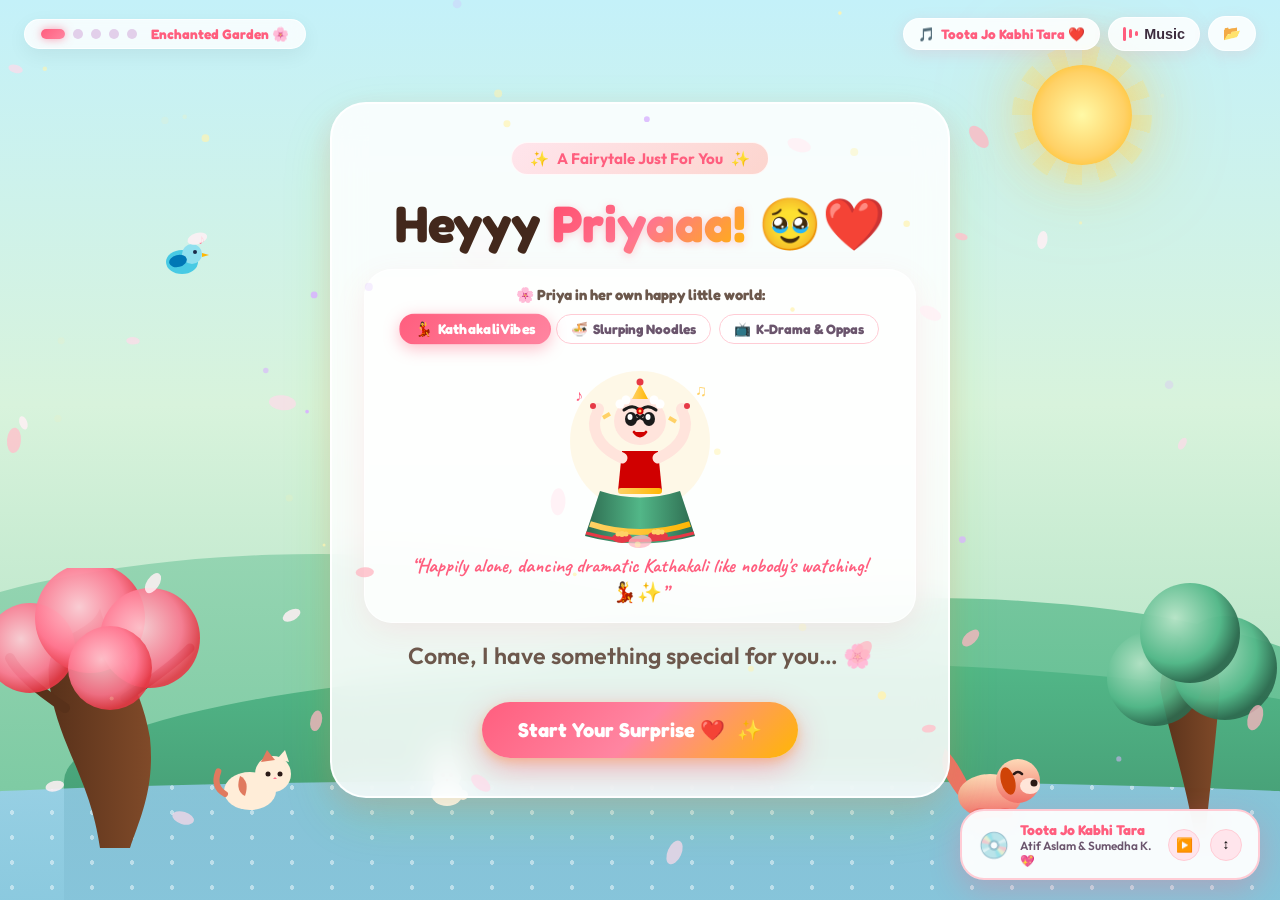
<file: priya-birthday-standalone.html>
<!DOCTYPE html>
<html lang="en">
<head>
    <meta charset="UTF-8">
    <meta name="viewport" content="width=device-width, initial-scale=1.0, maximum-scale=1.0, user-scalable=no">
    <title>Happiest Birthday, Priya Verma! ❤️🎂</title>
    <link rel="icon" href="data:image/svg+xml,<svg xmlns=%22http://www.w3.org/2000/svg%22 viewBox=%220 0 100 100%22><text y=%22.9em%22 font-size=%2290%22>🌸</text></svg>">
    <style>
/* ==========================================================================
   Priya Verma's Birthday Surprise - Stylesheet
   Theme: Pastel Fairytale, Kawaii Aesthetic, Emotional & Celebratory
   ========================================================================== */

@import url('https://fonts.googleapis.com/css2?family=Caveat:wght@600;700&family=Fredoka:wght@400;500;600;700&family=Outfit:wght@400;500;600;700;800&family=Quicksand:wght@500;600;700&display=swap');

:root {
    --font-heading: 'Fredoka', 'Quicksand', sans-serif;
    --font-body: 'Outfit', 'Quicksand', sans-serif;
    --font-hand: 'Caveat', cursive;

    /* Palette */
    --pink-primary: #ff5e7e;
    --pink-soft: #ff85a1;
    --pink-pastel: #ffccd5;
    --pink-light: #fff0f3;
    --lavender: #c8b6ff;
    --lavender-soft: #e7c6ff;
    --mint: #bbf2f6;
    --mint-grass: #70e000;
    --gold: #ffb703;
    --gold-glow: #ffd166;
    --night-sky-1: #0b092b;
    --night-sky-2: #1e1245;
    --night-sky-3: #3b185f;

    /* Shadows & Glass */
    --glass-bg: rgba(255, 255, 255, 0.72);
    --glass-border: rgba(255, 255, 255, 0.85);
    --glass-shadow: 0 12px 35px rgba(255, 117, 143, 0.18);
    --text-main: #3d2c3e;
    --text-muted: #6b556d;
    --text-highlight: #e63946;
}

* {
    margin: 0;
    padding: 0;
    box-sizing: border-box;
    -webkit-tap-highlight-color: transparent;
}

html, body {
    width: 100%;
    height: 100%;
    overflow-x: hidden;
    font-family: var(--font-body);
    color: var(--text-main);
    background-color: #ffe5ec;
    user-select: none;
    -webkit-user-select: none;
}

/* Background Canvas Layers */
#ambient-canvas,
#fireworks-canvas {
    position: fixed;
    top: 0;
    left: 0;
    width: 100vw;
    height: 100vh;
    pointer-events: none;
    z-index: 10;
}

#fireworks-canvas {
    z-index: 12;
}

/* Main Container */
.story-wrapper {
    position: relative;
    width: 100%;
    min-height: 100vh;
    overflow: hidden;
}

/* ==========================================================================
   Header & Floating Navigation
   ========================================================================== */
.floating-header {
    position: fixed;
    top: 16px;
    left: 0;
    width: 100%;
    padding: 0 24px;
    display: flex;
    justify-content: space-between;
    align-items: center;
    z-index: 100;
    pointer-events: none;
}

.scene-tracker {
    pointer-events: auto;
    background: rgba(255, 255, 255, 0.8);
    backdrop-filter: blur(12px);
    -webkit-backdrop-filter: blur(12px);
    border: 1.5px solid var(--glass-border);
    border-radius: 50px;
    padding: 6px 16px;
    display: flex;
    align-items: center;
    gap: 8px;
    box-shadow: 0 6px 20px rgba(0, 0, 0, 0.06);
}

.scene-dot {
    width: 10px;
    height: 10px;
    border-radius: 50%;
    background: #e2cfea;
    transition: all 0.4s cubic-bezier(0.34, 1.56, 0.64, 1);
    cursor: pointer;
    position: relative;
}

.scene-dot.active {
    width: 24px;
    border-radius: 12px;
    background: linear-gradient(135deg, var(--pink-primary), var(--pink-soft));
    box-shadow: 0 0 10px rgba(255, 94, 126, 0.6);
}

.scene-title-badge {
    font-size: 0.85rem;
    font-weight: 700;
    color: var(--pink-primary);
    margin-left: 6px;
    font-family: var(--font-heading);
}

.controls-group {
    pointer-events: auto;
    display: flex;
    align-items: center;
    gap: 8px;
}

.song-pill {
    background: rgba(255, 255, 255, 0.88);
    backdrop-filter: blur(12px);
    -webkit-backdrop-filter: blur(12px);
    border: 1.5px solid var(--glass-border);
    border-radius: 50px;
    padding: 7px 14px;
    font-size: 0.85rem;
    font-weight: 700;
    color: var(--pink-primary);
    display: flex;
    align-items: center;
    gap: 6px;
    box-shadow: 0 4px 15px rgba(255, 117, 143, 0.18);
    font-family: var(--font-heading);
    max-width: 230px;
    white-space: nowrap;
    overflow: hidden;
    text-overflow: ellipsis;
}

.control-btn {
    background: rgba(255, 255, 255, 0.85);
    backdrop-filter: blur(12px);
    -webkit-backdrop-filter: blur(12px);
    border: 1.5px solid var(--glass-border);
    border-radius: 50px;
    padding: 8px 14px;
    font-size: 0.9rem;
    font-weight: 600;
    color: var(--text-main);
    display: flex;
    align-items: center;
    gap: 6px;
    cursor: pointer;
    transition: all 0.3s ease;
    box-shadow: 0 4px 15px rgba(255, 117, 143, 0.15);
}

.control-btn:hover {
    transform: translateY(-2px) scale(1.03);
    background: #ffffff;
    box-shadow: 0 6px 20px rgba(255, 117, 143, 0.28);
}

.music-waves {
    display: flex;
    align-items: center;
    gap: 3px;
    height: 14px;
}

.music-waves span {
    width: 3px;
    height: 100%;
    background: var(--pink-primary);
    border-radius: 2px;
    animation: waveBounce 0.8s ease-in-out infinite alternate;
}

.music-waves span:nth-child(2) { animation-delay: 0.2s; height: 70%; }
.music-waves span:nth-child(3) { animation-delay: 0.4s; height: 40%; }
.control-btn.muted .music-waves span {
    animation: none;
    height: 3px;
    background: #bbb;
}

@keyframes waveBounce {
    0% { height: 20%; }
    100% { height: 100%; }
}

/* ==========================================================================
   Scene Sections Architecture
   ========================================================================== */
.scene {
    position: absolute;
    top: 0;
    left: 0;
    width: 100vw;
    height: 100vh;
    opacity: 0;
    visibility: hidden;
    transform: scale(0.96) translateY(20px);
    transition: opacity 0.9s cubic-bezier(0.25, 1, 0.5, 1),
                transform 0.9s cubic-bezier(0.25, 1, 0.5, 1),
                visibility 0.9s ease;
    display: flex;
    flex-direction: column;
    justify-content: center;
    align-items: center;
    overflow: hidden;
    padding: 20px;
}

.scene.active {
    opacity: 1;
    visibility: visible;
    transform: scale(1) translateY(0);
    z-index: 5;
}

/* ==========================================================================
   Scene 1: Enchanted Nature Garden & Welcome
   ========================================================================== */
#scene-1 {
    background: linear-gradient(180deg, #c4f1f9 0%, #d8f3dc 45%, #b7e4c7 80%, #95d5b2 100%);
}

.scenery-background {
    position: absolute;
    inset: 0;
    pointer-events: none;
    overflow: hidden;
}

/* Sun with rotating rays */
.sun-container {
    position: absolute;
    top: 5%;
    right: 10%;
    width: 140px;
    height: 140px;
}

.sun-core {
    position: absolute;
    inset: 20px;
    background: radial-gradient(circle, #fff9a6 0%, #ffd166 60%, #ffb703 100%);
    border-radius: 50%;
    box-shadow: 0 0 50px rgba(255, 209, 102, 0.8), 0 0 100px rgba(255, 183, 3, 0.4);
    animation: sunPulse 4s ease-in-out infinite alternate;
}

.sun-rays {
    position: absolute;
    inset: 0;
    background: repeating-conic-gradient(from 0deg, rgba(255, 230, 109, 0.25) 0deg 15deg, transparent 15deg 30deg);
    border-radius: 50%;
    animation: sunSpin 40s linear infinite;
}

@keyframes sunPulse {
    0% { transform: scale(0.95); opacity: 0.9; }
    100% { transform: scale(1.08); opacity: 1; }
}

@keyframes sunSpin {
    from { transform: rotate(0deg); }
    to { transform: rotate(360deg); }
}

/* Rolling Hills */
.rolling-hills {
    position: absolute;
    bottom: 0;
    left: 0;
    width: 100%;
    height: 48%;
}

.hill {
    position: absolute;
    bottom: 0;
    border-radius: 50% 50% 0 0;
}

.hill-back {
    left: -15%;
    width: 80%;
    height: 80%;
    background: linear-gradient(180deg, #95d5b2 0%, #74c69d 100%);
}

.hill-mid {
    right: -10%;
    width: 75%;
    height: 70%;
    background: linear-gradient(180deg, #74c69d 0%, #52b788 100%);
}

.hill-front {
    left: 5%;
    width: 110%;
    height: 55%;
    background: linear-gradient(180deg, #52b788 0%, #40916c 100%);
}

/* Winding Animated River */
.river-stream {
    position: absolute;
    bottom: 0;
    left: -10%;
    width: 120%;
    height: 120px;
    background: linear-gradient(180deg, rgba(162, 210, 255, 0.7) 0%, rgba(142, 202, 230, 0.9) 100%);
    border-radius: 50% 50% 0 0 / 25px 25px 0 0;
    overflow: hidden;
}

.river-waves {
    position: absolute;
    width: 200%;
    height: 100%;
    background-image: radial-gradient(circle at 50% 30%, rgba(255, 255, 255, 0.45) 8%, transparent 9%);
    background-size: 40px 25px;
    animation: riverFlow 6s linear infinite;
}

@keyframes riverFlow {
    from { transform: translateX(0); }
    to { transform: translateX(-50%); }
}

/* Flowing Nature Flora & Fauna */
.nature-flora {
    position: absolute;
    bottom: 12px;
    left: 0;
    width: 100%;
    display: flex;
    justify-content: space-around;
    pointer-events: none;
    z-index: 2;
}

/* Animals in Scene 1 */
.garden-creatures {
    position: absolute;
    inset: 0;
    pointer-events: none;
    z-index: 3;
}

.garden-creature {
    position: absolute;
    cursor: pointer;
    pointer-events: auto;
    transition: transform 0.3s cubic-bezier(0.34, 1.56, 0.64, 1);
}

.garden-creature:hover {
    transform: scale(1.15) translateY(-6px);
}

/* Floating Welcome Glass Card */
.welcome-card {
    position: relative;
    z-index: 20;
    max-width: 620px;
    width: 90%;
    padding: 38px 32px;
    background: rgba(255, 255, 255, 0.85);
    backdrop-filter: blur(16px);
    -webkit-backdrop-filter: blur(16px);
    border: 2px solid rgba(255, 255, 255, 0.95);
    border-radius: 36px;
    text-align: center;
    box-shadow: 0 20px 50px rgba(112, 224, 0, 0.15),
                0 10px 25px rgba(255, 94, 126, 0.18);
    animation: floatCard 4s ease-in-out infinite alternate;
}

@keyframes floatCard {
    0% { transform: translateY(0); }
    100% { transform: translateY(-10px); }
}

.welcome-badge {
    display: inline-flex;
    align-items: center;
    gap: 8px;
    padding: 6px 18px;
    background: linear-gradient(135deg, #ffe5ec, #fcd5ce);
    border-radius: 50px;
    color: var(--pink-primary);
    font-size: 0.95rem;
    font-weight: 700;
    margin-bottom: 16px;
    border: 1px solid rgba(255, 255, 255, 0.8);
}

.welcome-title {
    font-family: var(--font-heading);
    font-size: clamp(2rem, 5vw, 3.2rem);
    font-weight: 700;
    color: #43281c;
    line-height: 1.25;
    margin-bottom: 14px;
}

.welcome-title .priya-highlight {
    background: linear-gradient(135deg, #ff4d6d, #ff758f, #ffb703);
    -webkit-background-clip: text;
    -webkit-text-fill-color: transparent;
    display: inline-block;
    filter: drop-shadow(0 2px 4px rgba(255, 77, 109, 0.25));
}

/* Priya's Daily Life Theater (Kathakali, Noodles, K-Drama) */
.priya-daily-theater {
    position: relative;
    width: 100%;
    background: rgba(255, 255, 255, 0.72);
    border: 1.5px solid rgba(255, 255, 255, 0.95);
    border-radius: 28px;
    padding: 16px 12px;
    margin: 8px 0 16px;
    box-shadow: 0 10px 30px rgba(255, 117, 143, 0.12);
}

.theater-header-tag {
    font-size: 0.92rem;
    font-weight: 700;
    color: #6c584c;
    margin-bottom: 10px;
    font-family: var(--font-heading);
}

.daily-mood-tabs {
    display: flex;
    justify-content: center;
    gap: 8px;
    flex-wrap: wrap;
    margin-bottom: 12px;
}

.mood-tab {
    background: rgba(255, 255, 255, 0.92);
    border: 1.5px solid #ffccd5;
    border-radius: 50px;
    padding: 6px 14px;
    font-family: var(--font-heading);
    font-size: 0.85rem;
    font-weight: 700;
    color: var(--text-muted);
    cursor: pointer;
    transition: all 0.3s cubic-bezier(0.34, 1.56, 0.64, 1);
    display: inline-flex;
    align-items: center;
    gap: 5px;
}

.mood-tab:hover {
    transform: translateY(-2px);
    border-color: var(--pink-soft);
    color: var(--pink-primary);
}

.mood-tab.active {
    background: linear-gradient(135deg, var(--pink-primary), var(--pink-soft));
    color: #ffffff;
    border-color: transparent;
    box-shadow: 0 4px 15px rgba(255, 94, 126, 0.4);
    transform: scale(1.04);
}

.daily-stage-container {
    position: relative;
    width: 100%;
    min-height: 250px;
    display: flex;
    justify-content: center;
    align-items: center;
}

.daily-stage-frame {
    position: absolute;
    top: 0;
    left: 0;
    width: 100%;
    height: 100%;
    display: flex;
    flex-direction: column;
    justify-content: center;
    align-items: center;
    opacity: 0;
    transform: scale(0.92) translateY(10px);
    pointer-events: none;
    transition: all 0.5s cubic-bezier(0.25, 1, 0.5, 1);
}

.daily-stage-frame.active {
    opacity: 1;
    transform: scale(1) translateY(0);
    pointer-events: auto;
}

.theater-stage-avatar {
    width: 180px;
    height: 190px;
    display: flex;
    justify-content: center;
    align-items: center;
}

.daily-frame-caption {
    font-family: var(--font-hand);
    font-size: 1.25rem;
    font-weight: 700;
    color: var(--pink-primary);
    margin-top: 6px;
    line-height: 1.35;
    max-width: 90%;
    text-align: center;
}

/* Animations for Kathakali */
.anim-kathakali-char {
    animation: kathakaliSway 2s ease-in-out infinite alternate;
}
@keyframes kathakaliSway {
    0% { transform: rotate(-5deg) translateY(0); }
    100% { transform: rotate(5deg) translateY(-6px); }
}

.anim-mudra-arms {
    transform-origin: center top;
    animation: mudraFlutter 1.6s ease-in-out infinite alternate;
}
@keyframes mudraFlutter {
    0% { transform: rotate(-4deg); }
    100% { transform: rotate(6deg); }
}

.anim-ghungroo-feet {
    animation: ghungrooTap 0.8s ease-in-out infinite alternate;
}
@keyframes ghungrooTap {
    0% { transform: translateY(0); }
    100% { transform: translateY(-4px); }
}

/* Animations for Noodles */
.anim-noodle-char {
    animation: noodleMunch 1.8s ease-in-out infinite alternate;
}
@keyframes noodleMunch {
    0% { transform: scale(0.98); }
    100% { transform: scale(1.02); }
}

.anim-noodle-steam {
    animation: steamFloat 2.2s ease-in-out infinite;
}
@keyframes steamFloat {
    0% { transform: translateY(0); opacity: 0.2; }
    50% { opacity: 0.8; }
    100% { transform: translateY(-14px); opacity: 0; }
}

.anim-slurping-noodle {
    animation: slurpNoodle 1.2s ease-in-out infinite alternate;
}
@keyframes slurpNoodle {
    0% { transform: translateY(0); stroke: #f4d35e; }
    100% { transform: translateY(-6px); stroke: #e9c46a; }
}

/* Animations for K-Drama */
.anim-kdrama-char {
    animation: kdramaSway 2.5s ease-in-out infinite alternate;
}
@keyframes kdramaSway {
    0% { transform: rotate(-2deg); }
    100% { transform: rotate(3deg); }
}

.anim-laptop-screen {
    animation: screenGlowPulse 2.8s ease-in-out infinite alternate;
}
@keyframes screenGlowPulse {
    0% { filter: drop-shadow(0 0 6px rgba(160, 196, 255, 0.4)); }
    100% { filter: drop-shadow(0 0 16px rgba(255, 105, 180, 0.7)); }
}

.welcome-sub {
    font-size: clamp(1.1rem, 2.8vw, 1.45rem);
    color: #6c584c;
    font-weight: 600;
    margin-bottom: 28px;
    line-height: 1.5;
}

.btn-magic-primary {
    position: relative;
    display: inline-flex;
    align-items: center;
    justify-content: center;
    gap: 12px;
    padding: 16px 36px;
    font-family: var(--font-heading);
    font-size: 1.25rem;
    font-weight: 700;
    color: #ffffff;
    background: linear-gradient(135deg, #ff5e7e 0%, #ff85a1 50%, #ffb703 100%);
    border: none;
    border-radius: 50px;
    cursor: pointer;
    box-shadow: 0 10px 30px rgba(255, 94, 126, 0.45),
                0 4px 10px rgba(255, 183, 3, 0.3);
    transition: all 0.35s cubic-bezier(0.34, 1.56, 0.64, 1);
    overflow: hidden;
}

.btn-magic-primary::before {
    content: '';
    position: absolute;
    top: 0;
    left: -100%;
    width: 100%;
    height: 100%;
    background: linear-gradient(90deg, transparent, rgba(255, 255, 255, 0.4), transparent);
    animation: btnShimmer 3s infinite;
}

@keyframes btnShimmer {
    0% { left: -100%; }
    50%, 100% { left: 150%; }
}

.btn-magic-primary:hover {
    transform: translateY(-4px) scale(1.04);
    box-shadow: 0 15px 35px rgba(255, 94, 126, 0.6),
                0 6px 15px rgba(255, 183, 3, 0.4);
}

.btn-magic-primary:active {
    transform: translateY(-1px) scale(0.98);
}

/* ==========================================================================
   Scene 2: Girl Playing with Adorable Animals
   ========================================================================== */
#scene-2 {
    background: linear-gradient(180deg, #e0f2fe 0%, #fbcfe8 50%, #fdf2f8 100%);
}

.scene-header-pill {
    position: relative;
    z-index: 20;
    padding: 10px 24px;
    background: rgba(255, 255, 255, 0.85);
    backdrop-filter: blur(12px);
    -webkit-backdrop-filter: blur(12px);
    border: 1.5px solid rgba(255, 255, 255, 0.95);
    border-radius: 50px;
    box-shadow: 0 8px 25px rgba(251, 207, 232, 0.5);
    text-align: center;
    margin-bottom: 12px;
}

.scene-header-pill h2 {
    font-family: var(--font-heading);
    font-size: clamp(1.2rem, 3vw, 1.6rem);
    color: var(--pink-primary);
    font-weight: 700;
}

.scene-header-pill p {
    font-size: 0.95rem;
    color: var(--text-muted);
    font-weight: 600;
}

/* Stage Arena for Characters */
.play-stage {
    position: relative;
    width: min(920px, 94vw);
    height: min(440px, 50vh);
    background: rgba(255, 255, 255, 0.65);
    backdrop-filter: blur(16px);
    -webkit-backdrop-filter: blur(16px);
    border: 2.5px solid rgba(255, 255, 255, 0.9);
    border-radius: 40px;
    box-shadow: 0 20px 60px rgba(255, 133, 161, 0.22);
    display: flex;
    justify-content: center;
    align-items: flex-end;
    overflow: hidden;
    padding-bottom: 20px;
    z-index: 15;
}

/* Character: Priya (Center) */
.char-priya-wrapper {
    position: relative;
    width: 220px;
    height: 310px;
    z-index: 10;
    display: flex;
    flex-direction: column;
    align-items: center;
    cursor: pointer;
    transition: transform 0.3s ease;
}

.char-priya-wrapper:hover {
    transform: scale(1.03);
}

.dialogue-bubble {
    position: absolute;
    top: -45px;
    background: #ffffff;
    border: 2px solid var(--pink-pastel);
    padding: 6px 14px;
    border-radius: 20px;
    font-family: var(--font-hand);
    font-size: 1.25rem;
    font-weight: 700;
    color: var(--pink-primary);
    box-shadow: 0 6px 18px rgba(255, 94, 126, 0.2);
    white-space: nowrap;
    opacity: 0;
    transform: scale(0.8) translateY(10px);
    transition: all 0.3s cubic-bezier(0.34, 1.56, 0.64, 1);
    pointer-events: none;
    z-index: 30;
}

.dialogue-bubble::after {
    content: '';
    position: absolute;
    bottom: -8px;
    left: 50%;
    transform: translateX(-50%);
    border-width: 8px 8px 0;
    border-style: solid;
    border-color: #ffffff transparent;
}

.char-priya-wrapper.laughing .dialogue-bubble,
.char-priya-wrapper:hover .dialogue-bubble {
    opacity: 1;
    transform: scale(1) translateY(0);
}

/* Interactive Companion Animals */
.animal-actor {
    position: absolute;
    cursor: pointer;
    transition: transform 0.3s cubic-bezier(0.34, 1.56, 0.64, 1);
    user-select: none;
    z-index: 12;
}

.animal-actor:hover {
    transform: scale(1.15) translateY(-5px);
}

.actor-cat {
    bottom: 25px;
    left: 8%;
    width: 140px;
}

.actor-dog {
    bottom: 20px;
    right: 8%;
    width: 150px;
}

.actor-squirrel {
    bottom: 35px;
    right: 28%;
    width: 100px;
}

.actor-bunny {
    bottom: 25px;
    left: 26%;
    width: 110px;
}

.yarn-ball {
    position: absolute;
    bottom: 28px;
    left: 19%;
    width: 42px;
    height: 42px;
    cursor: pointer;
    animation: yarnRoll 3s ease-in-out infinite alternate;
}

@keyframes yarnRoll {
    0% { transform: translateX(0) rotate(0deg); }
    100% { transform: translateX(45px) rotate(360deg); }
}

/* Butterfly Orbit in Scene 2 */
.flying-butterfly {
    position: absolute;
    width: 38px;
    height: 38px;
    z-index: 14;
    animation: butterflyFlutter 4s ease-in-out infinite;
}

.bfly-1 {
    top: 25%;
    left: 36%;
    animation-duration: 5s;
}

.bfly-2 {
    top: 32%;
    right: 34%;
    animation-duration: 4.2s;
    animation-delay: -1.5s;
}

@keyframes butterflyFlutter {
    0%, 100% { transform: translate(0, 0) scale(1) rotate(5deg); }
    25% { transform: translate(25px, -35px) scale(1.1) rotate(-8deg); }
    50% { transform: translate(45px, 15px) scale(0.95) rotate(12deg); }
    75% { transform: translate(15px, -20px) scale(1.05) rotate(-5deg); }
}

/* Nav Action Bar */
.scene-nav-actions {
    position: relative;
    z-index: 20;
    margin-top: 18px;
    display: flex;
    gap: 16px;
}

.btn-secondary-pill {
    padding: 12px 28px;
    border-radius: 50px;
    font-family: var(--font-heading);
    font-size: 1.1rem;
    font-weight: 700;
    background: #ffffff;
    color: var(--pink-primary);
    border: 2px solid var(--pink-pastel);
    cursor: pointer;
    box-shadow: 0 6px 20px rgba(255, 94, 126, 0.15);
    transition: all 0.3s ease;
    display: inline-flex;
    align-items: center;
    gap: 8px;
}

.btn-secondary-pill:hover {
    background: var(--pink-light);
    transform: translateY(-2px);
    box-shadow: 0 10px 25px rgba(255, 94, 126, 0.25);
}

/* ==========================================================================
   Scene 3: Surprise Birthday Celebration
   ========================================================================== */
#scene-3 {
    background: linear-gradient(180deg, #fce7f3 0%, #fae8ff 45%, #ede9fe 100%);
}

.scene-balloons-container {
    position: absolute;
    inset: 0;
    pointer-events: none;
    overflow: hidden;
    z-index: 6;
}

.scene-balloon {
    position: absolute;
    bottom: -70px;
    font-size: 2.8rem;
    filter: drop-shadow(0 6px 14px rgba(255, 94, 126, 0.35));
    animation: balloonFloatUp 8s ease-in-out infinite;
}

@keyframes balloonFloatUp {
    0% {
        transform: translateY(0) rotate(0deg) scale(0.85);
        opacity: 0;
    }
    10% {
        opacity: 0.95;
    }
    85% {
        opacity: 0.95;
    }
    100% {
        transform: translateY(-115vh) rotate(25deg) scale(1.1);
        opacity: 0;
    }
}

.birthday-banner-container {
    position: relative;
    z-index: 20;
    text-align: center;
    margin-bottom: 12px;
}

.bday-main-title {
    font-family: var(--font-heading);
    font-size: clamp(1.8rem, 5vw, 3.4rem);
    font-weight: 800;
    color: #e63946;
    letter-spacing: -0.5px;
    text-transform: uppercase;
    animation: titleBounce 2s ease-in-out infinite alternate;
    text-shadow: 0 4px 15px rgba(230, 57, 70, 0.25),
                 0 0 30px rgba(255, 209, 102, 0.6);
}

@keyframes titleBounce {
    0% { transform: scale(0.98); }
    100% { transform: scale(1.03); }
}

/* Interactive Birthday Cake */
.cake-celebration-box {
    position: relative;
    display: flex;
    flex-direction: column;
    align-items: center;
    margin-bottom: 14px;
    z-index: 18;
}

.cake-svg-container {
    position: relative;
    width: 220px;
    height: 180px;
    cursor: pointer;
    transition: transform 0.3s cubic-bezier(0.34, 1.56, 0.64, 1);
}

.cake-svg-container:hover {
    transform: scale(1.06);
}

.candle-flame {
    transform-origin: center bottom;
    animation: flameFlicker 1.2s ease-in-out infinite alternate;
}

@keyframes flameFlicker {
    0% { transform: scale(1) rotate(-3deg); filter: drop-shadow(0 0 6px #ffbe0b); }
    50% { transform: scale(1.15) rotate(3deg); filter: drop-shadow(0 0 10px #ff006e); }
    100% { transform: scale(0.9) rotate(-1deg); filter: drop-shadow(0 0 5px #fb5607); }
}

.candle-flame.extinguished {
    display: none;
}

.cake-hint-tag {
    margin-top: 6px;
    background: rgba(255, 255, 255, 0.9);
    padding: 4px 14px;
    border-radius: 20px;
    font-size: 0.85rem;
    font-weight: 700;
    color: var(--pink-primary);
    border: 1px dashed var(--pink-soft);
    animation: pulseHint 2s infinite;
}

@keyframes pulseHint {
    0%, 100% { opacity: 0.8; transform: scale(1); }
    50% { opacity: 1; transform: scale(1.05); }
}

/* Sequenced Birthday Wishes Cards */
.bday-wishes-stack {
    position: relative;
    width: min(680px, 92vw);
    min-height: 140px;
    display: flex;
    flex-direction: column;
    gap: 12px;
    z-index: 20;
}

.wish-card {
    background: rgba(255, 255, 255, 0.88);
    backdrop-filter: blur(14px);
    -webkit-backdrop-filter: blur(14px);
    border: 1.5px solid #ffffff;
    border-radius: 24px;
    padding: 16px 24px;
    display: flex;
    align-items: center;
    gap: 14px;
    box-shadow: 0 8px 30px rgba(255, 105, 180, 0.12);
    opacity: 0;
    transform: translateY(20px);
    transition: all 0.6s cubic-bezier(0.25, 1, 0.5, 1);
}

.wish-card.show {
    opacity: 1;
    transform: translateY(0);
}

.wish-icon {
    font-size: 1.8rem;
    flex-shrink: 0;
}

.wish-text {
    font-size: clamp(1rem, 2.5vw, 1.25rem);
    font-weight: 600;
    color: #4a2840;
    line-height: 1.45;
}

/* Party Animals Stage (Scene 3 bottom) */
.party-animals-row {
    position: relative;
    width: min(850px, 95vw);
    height: 100px;
    display: flex;
    justify-content: space-around;
    align-items: flex-end;
    margin-top: 10px;
    z-index: 15;
}

/* ==========================================================================
   Scene 4: Emotional Love Message
   ========================================================================== */
#scene-4 {
    background: linear-gradient(180deg, #2b1b54 0%, #442268 40%, #683074 80%, #904878 100%);
    color: #ffffff;
}

.twilight-stars {
    position: absolute;
    inset: 0;
    background-image:
        radial-gradient(1.5px 1.5px at 20px 30px, #ffffff, rgba(0,0,0,0)),
        radial-gradient(1px 1px at 40px 70px, #ffd166, rgba(0,0,0,0)),
        radial-gradient(2px 2px at 90px 40px, #ffffff, rgba(0,0,0,0)),
        radial-gradient(1.5px 1.5px at 160px 120px, #ffccd5, rgba(0,0,0,0));
    background-size: 200px 200px;
    opacity: 0.6;
    animation: starsTwinkle 6s ease-in-out infinite alternate;
}

@keyframes starsTwinkle {
    0% { opacity: 0.4; }
    100% { opacity: 0.8; }
}

.fairy-lights-wire {
    position: absolute;
    top: 75px;
    left: 0;
    width: 100%;
    height: 45px;
    background: url("data:image/svg+xml,%3Csvg xmlns='http://www.w3.org/2000/svg' width='100' height='40' viewBox='0 0 100 40'%3E%3Cpath d='M0,10 Q25,35 50,10 T100,10' fill='none' stroke='rgba(255,255,255,0.3)' stroke-width='1.5'/%3E%3Ccircle cx='25' cy='23' r='4' fill='%23ffd166' filter='drop-shadow(0 0 5px %23ffd166)'/%3E%3Ccircle cx='75' cy='23' r='4' fill='%23ff9ebb' filter='drop-shadow(0 0 5px %23ff9ebb)'/%3E%3C/svg%3E") repeat-x;
    opacity: 0.85;
    z-index: 10;
}

.emotional-content-card {
    position: relative;
    z-index: 20;
    max-width: 680px;
    width: 92%;
    background: rgba(36, 17, 65, 0.75);
    backdrop-filter: blur(20px);
    -webkit-backdrop-filter: blur(20px);
    border: 2px solid rgba(255, 182, 193, 0.35);
    border-radius: 36px;
    padding: 36px 30px;
    text-align: center;
    box-shadow: 0 20px 60px rgba(0, 0, 0, 0.4),
                0 0 40px rgba(255, 105, 180, 0.25);
}

.song-theme-badge {
    display: inline-flex;
    align-items: center;
    gap: 8px;
    padding: 6px 20px;
    background: rgba(255, 182, 193, 0.18);
    border: 1.5px solid rgba(255, 209, 102, 0.55);
    border-radius: 50px;
    font-family: var(--font-heading);
    font-size: clamp(0.85rem, 2.2vw, 1.05rem);
    color: #ffd166;
    margin-bottom: 22px;
    text-shadow: 0 0 10px rgba(255, 209, 102, 0.5);
    animation: glowPulse 2.5s infinite alternate;
}

@keyframes glowPulse {
    0% { transform: scale(0.98); box-shadow: 0 0 10px rgba(255, 209, 102, 0.2); }
    100% { transform: scale(1.02); box-shadow: 0 0 20px rgba(255, 209, 102, 0.6); }
}

.emotional-lines-container {
    display: flex;
    flex-direction: column;
    gap: 18px;
    margin-bottom: 24px;
}

.emotional-line {
    font-size: clamp(1.1rem, 2.7vw, 1.45rem);
    font-weight: 500;
    color: #f7e6f9;
    line-height: 1.5;
    opacity: 0;
    transform: translateY(15px);
    transition: all 0.8s cubic-bezier(0.25, 1, 0.5, 1);
}

.emotional-line.show {
    opacity: 1;
    transform: translateY(0);
}

.emotional-line.highlight-confession {
    font-family: var(--font-heading);
    font-size: clamp(1.8rem, 4.5vw, 2.8rem);
    font-weight: 800;
    color: #ffffff;
    background: linear-gradient(135deg, #ff4d6d, #ff758f, #ffd166);
    -webkit-background-clip: text;
    -webkit-text-fill-color: transparent;
    filter: drop-shadow(0 0 16px rgba(255, 77, 109, 0.7));
    margin: 8px 0;
    letter-spacing: 0.5px;
    animation: heartThrob 1.8s ease-in-out infinite;
}

@keyframes heartThrob {
    0%, 100% { transform: scale(1); }
    50% { transform: scale(1.05); }
}

/* Sleeping/Cuddling Animals in Scene 4 */
.cozy-twilight-animals {
    position: relative;
    width: 100%;
    max-width: 500px;
    height: 80px;
    margin: 10px auto 0;
    display: flex;
    justify-content: center;
    align-items: center;
    gap: 20px;
}

/* ==========================================================================
   Scene 5: Grand Fireworks Finale
   ========================================================================== */
#scene-5 {
    background: radial-gradient(ellipse at bottom, #2b1055 0%, #15093c 45%, #08031a 100%);
    color: #ffffff;
}

.nebula-glow {
    position: absolute;
    inset: 0;
    background: radial-gradient(circle at 50% 30%, rgba(255, 0, 128, 0.15) 0%, transparent 60%),
                radial-gradient(circle at 20% 70%, rgba(114, 9, 183, 0.2) 0%, transparent 50%),
                radial-gradient(circle at 80% 60%, rgba(76, 201, 240, 0.15) 0%, transparent 50%);
    pointer-events: none;
}

.finale-text-display {
    position: relative;
    z-index: 25;
    text-align: center;
    max-width: 820px;
    width: 90%;
    margin-bottom: 30px;
}

.finale-burst-text {
    font-family: var(--font-heading);
    font-size: clamp(2.2rem, 6vw, 4.2rem);
    font-weight: 800;
    line-height: 1.2;
    background: linear-gradient(135deg, #ffffff 0%, #ffccd5 40%, #ffd166 100%);
    -webkit-background-clip: text;
    -webkit-text-fill-color: transparent;
    filter: drop-shadow(0 0 25px rgba(255, 209, 102, 0.7))
            drop-shadow(0 0 50px rgba(255, 77, 109, 0.6));
    opacity: 0;
    transform: scale(0.7);
    transition: all 1s cubic-bezier(0.34, 1.56, 0.64, 1);
    margin-bottom: 12px;
}

.finale-burst-text.show {
    opacity: 1;
    transform: scale(1);
}

.finale-subtitle-text {
    font-family: var(--font-heading);
    font-size: clamp(1.4rem, 4vw, 2.4rem);
    font-weight: 700;
    color: #ff85a1;
    text-shadow: 0 0 15px rgba(255, 133, 161, 0.8);
    opacity: 0;
    transform: translateY(20px);
    transition: all 0.9s cubic-bezier(0.25, 1, 0.5, 1);
    margin-bottom: 16px;
}

.finale-subtitle-text.show {
    opacity: 1;
    transform: translateY(0);
}

.finale-blessing-text {
    font-size: clamp(1.1rem, 2.6vw, 1.4rem);
    font-weight: 500;
    color: #f1e3d3;
    opacity: 0;
    transform: translateY(20px);
    transition: all 0.9s cubic-bezier(0.25, 1, 0.5, 1);
    line-height: 1.6;
}

.finale-blessing-text.show {
    opacity: 1;
    transform: translateY(0);
}

/* Silhouettes watching fireworks */
.garden-silhouettes {
    position: absolute;
    bottom: 0;
    left: 0;
    width: 100%;
    height: 160px;
    display: flex;
    justify-content: center;
    align-items: flex-end;
    pointer-events: none;
    z-index: 18;
}

/* Final screen fadeout note */
.made-with-love-tag {
    position: absolute;
    bottom: 30px;
    z-index: 30;
    background: rgba(255, 255, 255, 0.12);
    backdrop-filter: blur(12px);
    -webkit-backdrop-filter: blur(12px);
    padding: 10px 24px;
    border-radius: 50px;
    border: 1px solid rgba(255, 255, 255, 0.25);
    color: #ffffff;
    font-size: 1.05rem;
    font-weight: 600;
    letter-spacing: 0.5px;
    box-shadow: 0 0 20px rgba(255, 105, 180, 0.3);
    opacity: 0;
    transition: opacity 1.5s ease;
}

.made-with-love-tag.show {
    opacity: 1;
}

.finale-controls {
    position: relative;
    z-index: 35;
    margin-top: 20px;
    display: flex;
    gap: 16px;
    opacity: 0;
    transition: opacity 1s ease;
}

.finale-controls.show {
    opacity: 1;
}

/* ==========================================================================
   Responsive Adaptations
   ========================================================================== */
@media (max-width: 768px) {
    .floating-header {
        padding: 0 14px;
        top: 10px;
    }

    .scene-tracker {
        padding: 5px 12px;
        gap: 6px;
    }

    .scene-dot {
        width: 8px;
        height: 8px;
    }

    .scene-dot.active {
        width: 18px;
    }

    .scene-title-badge {
        display: none;
    }

    .play-stage {
        height: 52vh;
        width: 95vw;
        border-radius: 28px;
    }

    .char-priya-wrapper {
        width: 180px;
        height: 250px;
    }

    .actor-cat {
        left: 2%;
        width: 100px;
    }

    .actor-dog {
        right: 2%;
        width: 110px;
    }

    .actor-squirrel {
        right: 20%;
        width: 75px;
    }

    .actor-bunny {
        left: 20%;
        width: 80px;
    }

    .welcome-card {
        padding: 28px 20px;
        border-radius: 28px;
    }

    .cake-svg-container {
        width: 180px;
        height: 150px;
    }

    .emotional-content-card {
        padding: 28px 18px;
        border-radius: 28px;
    }

    .yt-music-card {
        bottom: 10px;
        right: 10px;
        max-width: 250px;
        padding: 8px 10px;
    }

    .yt-title {
        font-size: 0.8rem;
    }
}

/* Dedicated Music Player Dock for Toota Jo Kabhi Tara */
.yt-music-card {
    position: fixed;
    bottom: 20px;
    right: 20px;
    z-index: 1000;
    background: rgba(255, 255, 255, 0.94);
    backdrop-filter: blur(16px);
    -webkit-backdrop-filter: blur(16px);
    border: 2px solid #ffccd5;
    border-radius: 24px;
    padding: 10px 16px;
    box-shadow: 0 10px 30px rgba(255, 94, 126, 0.28);
    transition: all 0.4s cubic-bezier(0.34, 1.56, 0.64, 1);
    max-width: 300px;
}

.yt-music-card.minimized .yt-frame-holder {
    display: none;
}

.yt-music-header {
    display: flex;
    align-items: center;
    gap: 10px;
}

.yt-disc-spin {
    font-size: 1.6rem;
    animation: discSpin 4s linear infinite;
    display: inline-block;
}

@keyframes discSpin {
    from { transform: rotate(0deg); }
    to { transform: rotate(360deg); }
}

.yt-meta {
    display: flex;
    flex-direction: column;
    overflow: hidden;
    flex-grow: 1;
}

.yt-title {
    font-family: var(--font-heading);
    font-size: 0.88rem;
    font-weight: 700;
    color: var(--pink-primary);
    white-space: nowrap;
    text-overflow: ellipsis;
    overflow: hidden;
}

.yt-artist {
    font-size: 0.74rem;
    color: var(--text-muted);
    font-weight: 600;
}

.yt-btn {
    background: #ffe5ec;
    border: 1px solid #ffccd5;
    border-radius: 50%;
    width: 32px;
    height: 32px;
    display: flex;
    justify-content: center;
    align-items: center;
    cursor: pointer;
    font-size: 0.85rem;
    transition: all 0.2s ease;
    flex-shrink: 0;
}

.yt-btn:hover {
    transform: scale(1.1);
    background: var(--pink-primary);
    color: #ffffff;
}

.yt-frame-holder {
    margin-top: 10px;
    border-radius: 14px;
    overflow: hidden;
    width: 240px;
    height: 140px;
}

</style>
</head>
<body>

    <!-- Particle & Ambient Canvas Layers -->
    <canvas id="ambient-canvas"></canvas>
    <canvas id="fireworks-canvas"></canvas>

    <!-- Audio Player for Toota Jo Kabhi Tara -->
    <audio id="toota-tara-audio" loop preload="auto">
        <source src="toota-jo-kabhi-tara.mp3" type="audio/mpeg">
        <source src="toota-jo-kabhi-tara.m4a" type="audio/mp4">
    </audio>

    <!-- Floating Top Header & Controls -->
    <header class="floating-header">
        <div class="scene-tracker">
            <span class="scene-dot" data-scene="1" title="Scene 1: Enchanted Garden"></span>
            <span class="scene-dot" data-scene="2" title="Scene 2: Playful Moments"></span>
            <span class="scene-dot" data-scene="3" title="Scene 3: Birthday Surprise"></span>
            <span class="scene-dot" data-scene="4" title="Scene 4: From The Heart"></span>
            <span class="scene-dot" data-scene="5" title="Scene 5: Fireworks Finale"></span>
            <span class="scene-title-badge">Enchanted Garden 🌸</span>
        </div>

        <div class="controls-group">
            <div class="song-pill" id="song-info-pill" title="Song: Toota Jo Kabhi Tara">
                <span class="song-pill-icon">🎵</span>
                <span class="song-status-text">Toota Jo Kabhi Tara ❤️</span>
            </div>
            <button id="music-toggle" class="control-btn" title="Toggle Music">
                <span class="music-waves">
                    <span></span>
                    <span></span>
                    <span></span>
                </span>
                <span class="music-label">Music</span>
            </button>
            <input type="file" id="song-file-input" accept="audio/*" style="display:none">
            <button id="btn-upload-song" class="control-btn" title="Load your MP3 from device">
                <span>📂</span>
            </button>
        </div>
    </header>

    <main class="story-wrapper">

        <!-- ===================================================================
             SCENE 1: BEAUTIFUL NATURE AND ANIMALS
             =================================================================== -->
        <section id="scene-1" class="scene active">
            <!-- Scenery Nature Background -->
            <div class="scenery-background">
                <!-- Warm Glowing Sun with Radiating Rays -->
                <div class="sun-container">
                    <div class="sun-rays"></div>
                    <div class="sun-core"></div>
                </div>

                <!-- Rolling Hills -->
                <div class="rolling-hills">
                    <div class="hill hill-back"></div>
                    <div class="hill hill-mid"></div>
                    <div class="hill hill-front"></div>
                </div>

                <!-- Animated River Stream -->
                <div class="river-stream">
                    <div class="river-waves"></div>
                </div>

                <!-- Trees & Garden Flora SVG -->
                <div class="nature-flora">
                    <!-- Flowering Cherry Tree Left -->
                    <svg width="240" height="280" viewBox="0 0 240 280" style="position: absolute; bottom: 40px; left: -20px; z-index: 1;">
                        <defs>
                            <linearGradient id="trunkGrad" x1="0%" y1="0%" x2="100%" y2="0%">
                                <stop offset="0%" stop-color="#58311a"/>
                                <stop offset="100%" stop-color="#804a29"/>
                            </linearGradient>
                            <radialGradient id="foliageGrad1" cx="40%" cy="40%" r="60%">
                                <stop offset="0%" stop-color="#ffccd5"/>
                                <stop offset="70%" stop-color="#ff758f"/>
                                <stop offset="100%" stop-color="#e63946"/>
                            </radialGradient>
                        </defs>
                        <!-- Trunk -->
                        <path d="M120 280 C110 210, 80 180, 70 120 C60 60, 110 70, 120 40 C130 80, 160 110, 170 170 C175 220, 160 250, 150 280 Z" fill="url(#trunkGrad)"/>
                        <!-- Branches -->
                        <path d="M85 140 Q40 110, 30 90" stroke="#58311a" stroke-width="10" stroke-linecap="round" fill="none"/>
                        <path d="M145 130 Q190 100, 210 80" stroke="#58311a" stroke-width="9" stroke-linecap="round" fill="none"/>
                        <!-- Blossom Clusters -->
                        <circle cx="50" cy="80" r="45" fill="url(#foliageGrad1)" opacity="0.92"/>
                        <circle cx="110" cy="50" r="55" fill="url(#foliageGrad1)" opacity="0.95"/>
                        <circle cx="170" cy="70" r="50" fill="url(#foliageGrad1)" opacity="0.9"/>
                        <circle cx="130" cy="100" r="42" fill="url(#foliageGrad1)" opacity="0.88"/>
                    </svg>

                    <!-- Nature Tree Right -->
                    <svg width="220" height="260" viewBox="0 0 220 260" style="position: absolute; bottom: 50px; right: -25px; z-index: 1;">
                        <defs>
                            <radialGradient id="greenTreeGrad" cx="35%" cy="35%" r="65%">
                                <stop offset="0%" stop-color="#b7e4c7"/>
                                <stop offset="70%" stop-color="#52b788"/>
                                <stop offset="100%" stop-color="#2d6a4f"/>
                            </radialGradient>
                        </defs>
                        <path d="M110 260 C100 200, 85 160, 75 110 C80 50, 130 50, 135 110 C130 170, 125 210, 120 260 Z" fill="url(#trunkGrad)"/>
                        <circle cx="70" cy="100" r="48" fill="url(#greenTreeGrad)" opacity="0.9"/>
                        <circle cx="140" cy="90" r="52" fill="url(#greenTreeGrad)" opacity="0.94"/>
                        <circle cx="105" cy="55" r="50" fill="url(#greenTreeGrad)" opacity="0.96"/>
                    </svg>
                </div>
            </div>

            <!-- Free-Roaming Garden Creatures in Scene 1 -->
            <div class="garden-creatures">
                <!-- Golden Puppy Lounging -->
                <div class="garden-creature" style="bottom: 70px; right: 18%;" title="Happy puppy enjoying the warm sun">
                    <svg width="110" height="90" viewBox="0 0 110 90">
                        <defs>
                            <linearGradient id="dogFur" x1="0" y1="0" x2="0" y2="100%">
                                <stop offset="0%" stop-color="#fed9b7"/>
                                <stop offset="100%" stop-color="#f07167"/>
                            </linearGradient>
                        </defs>
                        <!-- Wagging Tail -->
                        <path d="M20 55 C10 40, 5 30, 8 20 C12 25, 18 35, 25 50" fill="none" stroke="#f07167" stroke-width="8" stroke-linecap="round">
                            <animateTransform attributeName="transform" type="rotate" values="-15 25 55; 20 25 55; -15 25 55" dur="0.8s" repeatCount="indefinite"/>
                        </path>
                        <!-- Body -->
                        <ellipse cx="50" cy="60" rx="32" ry="22" fill="url(#dogFur)"/>
                        <!-- Head -->
                        <circle cx="78" cy="45" r="22" fill="url(#dogFur)"/>
                        <!-- Floppy Ear -->
                        <ellipse cx="68" cy="45" rx="7" ry="14" fill="#cf4307" transform="rotate(-15 68 45)"/>
                        <!-- Snout -->
                        <ellipse cx="90" cy="50" rx="10" ry="8" fill="#ffe5d9"/>
                        <circle cx="94" cy="47" r="3.5" fill="#2b1a17"/>
                        <!-- Happy closed eyes -->
                        <path d="M74 38 Q78 34, 82 38" fill="none" stroke="#2b1a17" stroke-width="2.5" stroke-linecap="round"/>
                        <!-- Paws -->
                        <ellipse cx="65" cy="78" rx="8" ry="6" fill="#f07167"/>
                        <ellipse cx="40" cy="78" rx="9" ry="6" fill="#f07167"/>
                    </svg>
                </div>

                <!-- Cute Calico Cat Sitting on grass -->
                <div class="garden-creature" style="bottom: 75px; left: 16%;" title="Cute kitty napping">
                    <svg width="95" height="85" viewBox="0 0 95 85">
                        <ellipse cx="45" cy="55" rx="26" ry="19" fill="#ffedd8"/>
                        <!-- Patches -->
                        <path d="M35 40 Q45 45, 40 60 Q30 55, 35 40 Z" fill="#e07a5f"/>
                        <!-- Head -->
                        <circle cx="68" cy="38" r="18" fill="#ffedd8"/>
                        <path d="M56 26 L62 14 L70 24 Z" fill="#e07a5f"/>
                        <path d="M72 23 L80 14 L84 26 Z" fill="#ffedd8"/>
                        <!-- Face -->
                        <circle cx="63" cy="38" r="2.5" fill="#2b1a17"/>
                        <circle cx="75" cy="38" r="2.5" fill="#2b1a17"/>
                        <polygon points="68,43 70,41 72,43" fill="#ff758f"/>
                        <!-- Tail -->
                        <path d="M20 58 Q8 50, 15 35" fill="none" stroke="#e07a5f" stroke-width="6" stroke-linecap="round">
                            <animateTransform attributeName="transform" type="rotate" values="-5 20 58; 10 20 58; -5 20 58" dur="1.8s" repeatCount="indefinite"/>
                        </path>
                    </svg>
                </div>

                <!-- Sweet Bunny Hopping -->
                <div class="garden-creature" style="bottom: 85px; left: 32%;" title="Little bunny twitching its nose">
                    <svg width="70" height="70" viewBox="0 0 70 70">
                        <!-- Ears -->
                        <ellipse cx="32" cy="18" rx="5" ry="14" fill="#ffffff" stroke="#ffccd5" stroke-width="2"/>
                        <ellipse cx="42" cy="17" rx="5" ry="14" fill="#ffffff" stroke="#ffccd5" stroke-width="2"/>
                        <!-- Head & Body -->
                        <circle cx="37" cy="35" r="14" fill="#ffffff"/>
                        <ellipse cx="37" cy="52" rx="16" ry="13" fill="#ffffff"/>
                        <circle cx="33" cy="34" r="2" fill="#ff5e7e"/>
                        <circle cx="41" cy="34" r="2" fill="#ff5e7e"/>
                        <!-- Nose -->
                        <circle cx="37" cy="39" r="1.5" fill="#ff758f"/>
                        <circle cx="53" cy="54" r="5" fill="#ffffff"/>
                    </svg>
                </div>

                <!-- Chirping Bluebird -->
                <div class="garden-creature" style="top: 26%; left: 12%;" title="Singing bluebird">
                    <svg width="60" height="50" viewBox="0 0 60 50">
                        <ellipse cx="28" cy="28" rx="16" ry="12" fill="#48cae4"/>
                        <circle cx="38" cy="20" r="10" fill="#90e0ef"/>
                        <!-- Beak -->
                        <polygon points="48,19 55,21 48,23" fill="#ffb703"/>
                        <circle cx="41" cy="18" r="2" fill="#1b2a4a"/>
                        <!-- Wing -->
                        <ellipse cx="24" cy="27" rx="9" ry="6" fill="#0077b6" transform="rotate(-15 24 27)"/>
                        <!-- Music Notes -->
                        <text x="44" y="10" font-size="14" fill="#ff4d6d">♪</text>
                    </svg>
                </div>

                <!-- Fluttering Butterfly -->
                <div class="garden-creature flying-butterfly bfly-1">
                    <svg width="40" height="40" viewBox="0 0 40 40">
                        <path d="M20 20 C10 5, 0 12, 10 24 C1 28, 5 38, 20 25 C35 38, 39 28, 30 24 C40 12, 30 5, 20 20 Z" fill="#ff70a6" opacity="0.9"/>
                        <circle cx="20" cy="21" r="3" fill="#ffd166"/>
                    </svg>
                </div>
            </div>

            <!-- Welcome Glassmorphism Card -->
            <div class="welcome-card">
                <div class="welcome-badge">
                    <span>✨</span> A Fairytale Just For You <span>✨</span>
                </div>
                <h1 class="welcome-title">
                    Heyyy <span class="priya-highlight">Priyaaa!</span> 🥹❤️
                </h1>

                <!-- Priya's Alone, Happy & Quirky Daily Life Showcase -->
                <div class="priya-daily-theater">
                    <div class="theater-header-tag">
                        🌸 Priya in her own happy little world:
                    </div>

                    <!-- Interactive Mood Tabs -->
                    <div class="daily-mood-tabs">
                        <button class="mood-tab active" data-mood="kathakali" title="Dancing Kathakali alone">
                            <span>💃</span> Kathakali Vibes
                        </button>
                        <button class="mood-tab" data-mood="noodles" title="Eating hot noodles">
                            <span>🍜</span> Slurping Noodles
                        </button>
                        <button class="mood-tab" data-mood="kdrama" title="Binge-watching K-Drama">
                            <span>📺</span> K-Drama & Oppas
                        </button>
                    </div>

                    <!-- Animated Stage Frames -->
                    <div class="daily-stage-container">

                        <!-- Frame 1: Dancing Indian Kathakali Alone -->
                        <div class="daily-stage-frame mood-frame-kathakali active" id="frame-kathakali">
                            <div class="theater-stage-avatar">
                                <svg width="180" height="190" viewBox="0 0 180 190" class="anim-kathakali-char">
                                    <defs>
                                        <linearGradient id="kathakaliSkirt" x1="0" y1="0" x2="100%" y2="0%">
                                            <stop offset="0%" stop-color="#2d6a4f"/>
                                            <stop offset="50%" stop-color="#52b788"/>
                                            <stop offset="100%" stop-color="#2d6a4f"/>
                                        </linearGradient>
                                        <linearGradient id="goldZari" x1="0" y1="0" x2="100%" y2="0%">
                                            <stop offset="0%" stop-color="#ffd166"/>
                                            <stop offset="100%" stop-color="#ffb703"/>
                                        </linearGradient>
                                    </defs>

                                    <!-- Golden Aura / Sunburst behind dancer -->
                                    <circle cx="90" cy="85" r="70" fill="rgba(255, 209, 102, 0.15)"/>

                                    <!-- Pleated Kathakali Skirt -->
                                    <path d="M50 135 Q90 148, 130 135 L145 180 Q90 195, 35 180 Z" fill="url(#kathakaliSkirt)"/>
                                    <!-- Golden border stripes on skirt -->
                                    <path d="M40 168 Q90 184, 140 168" stroke="url(#goldZari)" stroke-width="6" fill="none"/>
                                    <path d="M36 177 Q90 192, 144 177" stroke="#e63946" stroke-width="3" fill="none"/>

                                    <!-- Feet with Ghungroos & Alta -->
                                    <g class="anim-ghungroo-feet">
                                        <!-- Left Foot -->
                                        <ellipse cx="72" cy="182" rx="10" ry="5" fill="#e63946"/>
                                        <circle cx="72" cy="178" r="3" fill="#ffd166"/>
                                        <circle cx="68" cy="178" r="2.5" fill="#ffd166"/>
                                        <circle cx="76" cy="178" r="2.5" fill="#ffd166"/>
                                        <!-- Right Foot tapping -->
                                        <ellipse cx="108" cy="180" rx="10" ry="5" fill="#e63946"/>
                                        <circle cx="108" cy="176" r="3" fill="#ffd166"/>
                                        <circle cx="104" cy="176" r="2.5" fill="#ffd166"/>
                                        <circle cx="112" cy="176" r="2.5" fill="#ffd166"/>
                                    </g>

                                    <!-- Body & Choli (Crimson Red) -->
                                    <path d="M72 95 L108 95 L112 135 L68 135 Z" fill="#d00000"/>
                                    <!-- Golden Waistbelt (Odiyanam) -->
                                    <rect x="68" y="132" width="44" height="6" fill="url(#goldZari)" rx="3"/>

                                    <!-- Classical Mudra Arms -->
                                    <g class="anim-mudra-arms">
                                        <!-- Left Arm (Upward Mudra) -->
                                        <path d="M72 102 C45 90, 40 70, 48 55" stroke="#ffe4dc" stroke-width="11" stroke-linecap="round" fill="none"/>
                                        <!-- Hand Mudra (Hamsasya/Katakamukha) -->
                                        <circle cx="48" cy="53" r="6" fill="#ffe4dc"/>
                                        <circle cx="43" cy="50" r="3" fill="#e63946"/> <!-- Alta on tip -->
                                        <!-- Golden Bangle -->
                                        <rect x="52" y="60" width="8" height="4" fill="#ffd166" transform="rotate(-30 52 60)"/>

                                        <!-- Right Arm (Graceful Sway Mudra) -->
                                        <path d="M108 102 C135 90, 140 70, 132 55" stroke="#ffe4dc" stroke-width="11" stroke-linecap="round" fill="none"/>
                                        <circle cx="132" cy="53" r="6" fill="#ffe4dc"/>
                                        <circle cx="137" cy="50" r="3" fill="#e63946"/>
                                        <rect x="120" y="60" width="8" height="4" fill="#ffd166" transform="rotate(30 120 60)"/>
                                    </g>

                                    <!-- Head & Expressive Dramatic Face -->
                                    <ellipse cx="90" cy="65" rx="26" ry="24" fill="#ffe4dc"/>

                                    <!-- Dramatic Kohl Eyebrows & Eyes -->
                                    <g class="anim-expressive-eyes">
                                        <!-- Eyebrows raised dramatically -->
                                        <path d="M74 54 Q82 48, 88 53" stroke="#1b1b1b" stroke-width="3" stroke-linecap="round" fill="none"/>
                                        <path d="M92 53 Q98 48, 106 54" stroke="#1b1b1b" stroke-width="3" stroke-linecap="round" fill="none"/>

                                        <!-- Big Expressive Classical Eyes with Kohl Wings -->
                                        <ellipse cx="81" cy="63" rx="6" ry="7" fill="#1b1b1b"/>
                                        <ellipse cx="80" cy="61" rx="2.5" ry="3" fill="#ffffff"/>
                                        <path d="M86 64 C90 62, 92 60, 93 59" stroke="#1b1b1b" stroke-width="2.5" stroke-linecap="round"/>

                                        <ellipse cx="99" cy="63" rx="6" ry="7" fill="#1b1b1b"/>
                                        <ellipse cx="98" cy="61" rx="2.5" ry="3" fill="#ffffff"/>
                                        <path d="M94 64 C90 62, 88 60, 87 59" stroke="#1b1b1b" stroke-width="2.5" stroke-linecap="round"/>
                                    </g>

                                    <!-- Red Round Bindi on Forehead -->
                                    <circle cx="90" cy="55" r="3.5" fill="#d00000"/>
                                    <circle cx="90" cy="55" r="1.5" fill="#ffd166"/>

                                    <!-- Joyful Smiling Red Lips -->
                                    <path d="M84 76 Q90 84, 96 76" stroke="#d00000" stroke-width="2.8" stroke-linecap="round" fill="#d00000"/>

                                    <!-- Golden Headpiece (Kireetam/Tikka) & Jasmine Gajra -->
                                    <path d="M82 43 L90 28 L98 43 Z" fill="url(#goldZari)"/>
                                    <circle cx="90" cy="26" r="3.5" fill="#e63946"/>
                                    <!-- Jasmine Gajra Flowers -->
                                    <circle cx="70" cy="48" r="4.5" fill="#ffffff"/>
                                    <circle cx="76" cy="44" r="4.5" fill="#ffffff"/>
                                    <circle cx="104" cy="44" r="4.5" fill="#ffffff"/>
                                    <circle cx="110" cy="48" r="4.5" fill="#ffffff"/>

                                    <!-- Musical notes floating -->
                                    <text x="25" y="45" font-size="16" fill="#ff5e7e">♪</text>
                                    <text x="145" y="40" font-size="16" fill="#ffd166">♫</text>
                                </svg>
                            </div>
                            <div class="daily-frame-caption">
                                “Happily alone, dancing dramatic Kathakali like nobody's watching! 💃✨”
                            </div>
                        </div>

                        <!-- Frame 2: Eating Steaming Noodles -->
                        <div class="daily-stage-frame mood-frame-noodles" id="frame-noodles">
                            <div class="theater-stage-avatar">
                                <svg width="180" height="190" viewBox="0 0 180 190" class="anim-noodle-char">
                                    <defs>
                                        <linearGradient id="hoodieGrad" x1="0" y1="0" x2="100%" y2="0%">
                                            <stop offset="0%" stop-color="#ffb5a7"/>
                                            <stop offset="100%" stop-color="#fcd5ce"/>
                                        </linearGradient>
                                        <linearGradient id="bowlGrad" x1="0" y1="0" x2="100%" y2="0%">
                                            <stop offset="0%" stop-color="#457b9d"/>
                                            <stop offset="100%" stop-color="#1d3557"/>
                                        </linearGradient>
                                    </defs>

                                    <!-- Cozy Background Glow -->
                                    <circle cx="90" cy="85" r="70" fill="rgba(255, 181, 167, 0.18)"/>

                                    <!-- Steaming Aroma Curves -->
                                    <g class="anim-noodle-steam">
                                        <path d="M80 85 Q75 70, 85 55" stroke="rgba(255,255,255,0.7)" stroke-width="3" stroke-linecap="round" fill="none"/>
                                        <path d="M95 82 Q105 65, 95 50" stroke="rgba(255,255,255,0.7)" stroke-width="3.5" stroke-linecap="round" fill="none"/>
                                        <path d="M110 85 Q105 70, 115 55" stroke="rgba(255,255,255,0.7)" stroke-width="3" stroke-linecap="round" fill="none"/>
                                    </g>

                                    <!-- Cozy Oversized Hoodie Body (Sitting Cross-legged) -->
                                    <path d="M50 135 C50 115, 130 115, 130 135 L145 180 L35 180 Z" fill="url(#hoodieGrad)"/>

                                    <!-- Head & Happy Chewing Face -->
                                    <ellipse cx="90" cy="65" rx="26" ry="24" fill="#ffe4dc"/>
                                    <!-- Comfy Hoodie Hood behind head -->
                                    <path d="M60 65 C60 30, 120 30, 120 65" stroke="#fcd5ce" stroke-width="12" fill="none"/>

                                    <!-- Cute Hair Bun with Pencil/Chopstick -->
                                    <circle cx="90" cy="38" r="14" fill="#4a2810"/>
                                    <line x1="75" y1="36" x2="105" y2="36" stroke="#d4a373" stroke-width="3" stroke-linecap="round"/>

                                    <!-- Happy Closed Eyes in Food Bliss (^ _ ^) -->
                                    <path d="M74 62 Q80 56, 86 62" stroke="#2b1a17" stroke-width="3" stroke-linecap="round" fill="none"/>
                                    <path d="M94 62 Q100 56, 106 62" stroke="#2b1a17" stroke-width="3" stroke-linecap="round" fill="none"/>

                                    <!-- Puffed Blushing Cheeks (*nom nom*) -->
                                    <ellipse cx="71" cy="71" rx="8" ry="6" fill="#ff758f" opacity="0.6"/>
                                    <ellipse cx="109" cy="71" rx="8" ry="6" fill="#ff758f" opacity="0.6"/>

                                    <!-- Mouth slurping noodle string -->
                                    <ellipse cx="90" cy="74" rx="5" ry="4" fill="#d62828"/>

                                    <!-- Giant Steaming Ramen/Noodle Bowl -->
                                    <g id="noodle-bowl" class="anim-bowl-shake">
                                        <path d="M55 125 C55 160, 125 160, 125 125 Z" fill="url(#bowlGrad)"/>
                                        <ellipse cx="90" cy="125" rx="35" ry="8" fill="#e9c46a"/> <!-- Delicious soup -->
                                        <!-- Toppings: Egg, Green onions -->
                                        <circle cx="80" cy="124" r="5" fill="#ffffff"/>
                                        <circle cx="80" cy="124" r="2.8" fill="#f4a261"/>
                                        <circle cx="100" cy="123" r="2" fill="#2a9d8f"/>
                                        <circle cx="104" cy="125" r="2" fill="#2a9d8f"/>

                                        <!-- Springy Wavy Noodle string going into mouth -->
                                        <path class="anim-slurping-noodle" d="M90 75 Q85 95, 95 105 T90 125" stroke="#f4d35e" stroke-width="3.5" stroke-linecap="round" fill="none"/>

                                        <!-- Chopsticks lifting noodles -->
                                        <line x1="70" y1="100" x2="115" y2="108" stroke="#bc6c25" stroke-width="3.5" stroke-linecap="round"/>
                                        <line x1="72" y1="104" x2="114" y2="112" stroke="#bc6c25" stroke-width="3.5" stroke-linecap="round"/>
                                    </g>

                                    <!-- Floating Heart & Yummy Star -->
                                    <text x="30" y="55" font-size="18" fill="#ff4d6d">😋</text>
                                    <text x="140" y="60" font-size="18" fill="#ffd166">✨</text>
                                </svg>
                            </div>
                            <div class="daily-frame-caption">
                                “Cozy noodle therapy! Slurping ramen in peace 🍜😋”
                            </div>
                        </div>

                        <!-- Frame 3: Binge-watching Korean Drama & Crying over Oppas -->
                        <div class="daily-stage-frame mood-frame-kdrama" id="frame-kdrama">
                            <div class="theater-stage-avatar">
                                <svg width="180" height="190" viewBox="0 0 180 190" class="anim-kdrama-char">
                                    <defs>
                                        <linearGradient id="blanketGrad" x1="0" y1="0" x2="100%" y2="0%">
                                            <stop offset="0%" stop-color="#c8b6ff"/>
                                            <stop offset="100%" stop-color="#b8c0ff"/>
                                        </linearGradient>
                                        <linearGradient id="screenGlow" x1="0" y1="0" x2="0" y2="100%">
                                            <stop offset="0%" stop-color="#a0c4ff"/>
                                            <stop offset="100%" stop-color="#bdb2ff"/>
                                        </linearGradient>
                                    </defs>

                                    <!-- Romantic Purple/Blue Night Glow -->
                                    <circle cx="90" cy="85" r="70" fill="rgba(200, 182, 255, 0.2)"/>

                                    <!-- Cozy Floor Cushion / Pillow behind her -->
                                    <ellipse cx="65" cy="150" rx="30" ry="25" fill="#ffd6a5"/>

                                    <!-- Bundled up in Warm Pastel Blanket -->
                                    <path d="M40 120 C40 100, 100 100, 100 120 L105 180 L30 180 Z" fill="url(#blanketGrad)"/>

                                    <!-- Head with Cute Bunny Hood -->
                                    <ellipse cx="68" cy="82" rx="24" ry="22" fill="#ffe4dc"/>
                                    <path d="M42 82 C42 50, 94 50, 94 82" stroke="#c8b6ff" stroke-width="10" fill="none"/>
                                    <!-- Bunny Ears on hood -->
                                    <ellipse cx="55" cy="48" rx="6" ry="14" fill="#c8b6ff" stroke="#ffccd5" stroke-width="2"/>
                                    <ellipse cx="78" cy="48" rx="6" ry="14" fill="#c8b6ff" stroke="#ffccd5" stroke-width="2"/>

                                    <!-- Sparkly Teary Heart Eyes (Emotional K-Drama Scene!) -->
                                    <g class="anim-kdrama-tears">
                                        <!-- Left eye with teardrop -->
                                        <ellipse cx="61" cy="80" rx="5" ry="6" fill="#1b1b1b"/>
                                        <circle cx="60" cy="78" r="2" fill="#ffffff"/>
                                        <circle cx="63" cy="82" r="1.2" fill="#ffffff"/>
                                        <!-- Sparkling emotional teardrop -->
                                        <path d="M57 88 C55 93, 59 95, 60 93 C61 91, 58 88, 57 88 Z" fill="#48cae4"/>

                                        <!-- Right eye with teardrop -->
                                        <ellipse cx="77" cy="80" rx="5" ry="6" fill="#1b1b1b"/>
                                        <circle cx="76" cy="78" r="2" fill="#ffffff"/>
                                        <circle cx="79" cy="82" r="1.2" fill="#ffffff"/>
                                        <path d="M81 88 C83 93, 79 95, 78 93 C77 91, 80 88, 81 88 Z" fill="#48cae4"/>
                                    </g>

                                    <!-- Blushing cheeks -->
                                    <ellipse cx="56" cy="88" rx="6" ry="4" fill="#ff758f" opacity="0.6"/>
                                    <ellipse cx="82" cy="88" rx="6" ry="4" fill="#ff758f" opacity="0.6"/>

                                    <!-- Romantic 'Awww' Smile -->
                                    <path d="M66 93 Q70 97, 74 93" stroke="#d00000" stroke-width="2.2" stroke-linecap="round" fill="none"/>

                                    <!-- Glowing Laptop Screen showing K-Drama Oppa -->
                                    <g id="kdrama-laptop" class="anim-laptop-screen">
                                        <!-- Laptop Base -->
                                        <rect x="110" y="150" width="55" height="6" rx="2" fill="#adb5bd"/>
                                        <!-- Screen Lid -->
                                        <rect x="115" y="105" width="46" height="45" rx="4" fill="#343a40"/>
                                        <rect x="118" y="108" width="40" height="38" rx="2" fill="url(#screenGlow)"/>

                                        <!-- Silhouette of K-Drama Oppa on screen -->
                                        <circle cx="138" cy="122" r="6" fill="#1d3557"/>
                                        <path d="M128 138 C128 130, 148 130, 148 138 Z" fill="#1d3557"/>
                                        <!-- Screen Heart -->
                                        <text x="133" y="118" font-size="10" fill="#ff4d6d">💖</text>
                                    </g>

                                    <!-- Tissue Box on side -->
                                    <rect x="135" y="162" width="28" height="15" rx="3" fill="#ffccd5"/>
                                    <!-- White tissue sticking out -->
                                    <path d="M144 162 Q149 152, 154 162 Z" fill="#ffffff"/>

                                    <!-- Floating Korean Finger Heart & Love text -->
                                    <text x="85" y="65" font-size="16">🫰🏻</text>
                                    <text x="100" y="80" font-size="13" fill="#ff4d6d">사랑해</text>
                                </svg>
                            </div>
                            <div class="daily-frame-caption">
                                “Binge-watching K-Dramas & crying over fictional Oppas 😭💖 ‘Oppa!’”
                            </div>
                        </div>

                    </div>
                </div>

                <p class="welcome-sub">
                    Come, I have something special for you… 🌸
                </p>
                <button id="btn-start-surprise" class="btn-magic-primary">
                    <span>Start Your Surprise ❤️</span>
                    <span class="btn-arrow">✨</span>
                </button>
            </div>
        </section>


        <!-- ===================================================================
             SCENE 2: A GIRL PLAYING WITH ANIMALS
             =================================================================== -->
        <section id="scene-2" class="scene">
            <div class="scene-header-pill">
                <h2>A Pure & Beautiful Soul 🌸🐾</h2>
                <p>Surrounded by love, innocence, and playful friends</p>
            </div>

            <!-- Stage Arena: Priya with cute cats, puppies, squirrels, bunnies -->
            <div class="play-stage">
                <!-- Flying Butterflies -->
                <div class="flying-butterfly bfly-1">
                    <svg width="36" height="36" viewBox="0 0 36 36">
                        <path d="M18 18 C8 4, 0 10, 8 20 C0 24, 4 32, 18 22 C32 32, 36 24, 28 20 C36 10, 28 4, 18 18 Z" fill="#ff99c8"/>
                    </svg>
                </div>
                <div class="flying-butterfly bfly-2">
                    <svg width="34" height="34" viewBox="0 0 36 36">
                        <path d="M18 18 C8 4, 0 10, 8 20 C0 24, 4 32, 18 22 C32 32, 36 24, 28 20 C36 10, 28 4, 18 18 Z" fill="#fcf6bd"/>
                    </svg>
                </div>

                <!-- Cute Kitten Playing with Rolling Yarn -->
                <div id="actor-cat" class="animal-actor actor-cat" title="Click kitty to play with yarn!">
                    <svg width="120" height="110" viewBox="0 0 120 110">
                        <defs>
                            <linearGradient id="kittyFur" x1="0" y1="0" x2="0" y2="100%">
                                <stop offset="0%" stop-color="#fff1e6"/>
                                <stop offset="100%" stop-color="#eddcd2"/>
                            </linearGradient>
                        </defs>
                        <!-- Playful pouncing body -->
                        <ellipse cx="55" cy="70" rx="30" ry="22" fill="url(#kittyFur)"/>
                        <!-- Calico ginger patches -->
                        <path d="M65 52 C75 50, 85 65, 78 80 C68 85, 60 70, 65 52 Z" fill="#f4a261"/>
                        <!-- Head -->
                        <circle cx="85" cy="50" r="24" fill="url(#kittyFur)"/>
                        <!-- Ears with pink inner -->
                        <polygon points="70,35 78,16 88,32" fill="url(#kittyFur)"/>
                        <polygon points="74,32 79,20 85,30" fill="#ffb4a2"/>
                        <polygon points="88,32 98,16 104,35" fill="url(#kittyFur)"/>
                        <polygon points="91,30 97,20 101,32" fill="#ffb4a2"/>
                        <!-- Big Anime Eyes -->
                        <ellipse cx="80" cy="48" rx="4" ry="6" fill="#264653"/>
                        <circle cx="79" cy="46" r="1.5" fill="#ffffff"/>
                        <ellipse cx="94" cy="48" rx="4" ry="6" fill="#264653"/>
                        <circle cx="93" cy="46" r="1.5" fill="#ffffff"/>
                        <!-- Little Pink Nose -->
                        <polygon points="86,55 88,57 90,55" fill="#e76f51"/>
                        <!-- Happy Paw reaching out -->
                        <ellipse cx="102" cy="72" rx="10" ry="7" fill="url(#kittyFur)" transform="rotate(-20 102 72)"/>
                        <!-- Wagging Upward Tail -->
                        <path d="M25 72 Q10 60, 18 40" fill="none" stroke="#f4a261" stroke-width="7" stroke-linecap="round"/>
                    </svg>
                </div>

                <!-- Ball of pink yarn rolling between cat and Priya -->
                <div id="yarn-ball" class="yarn-ball" title="Ball of yarn">
                    <svg width="42" height="42" viewBox="0 0 42 42">
                        <circle cx="21" cy="21" r="18" fill="#ff4d6d"/>
                        <path d="M8 15 Q21 8, 34 16" stroke="#ffccd5" stroke-width="2.5" fill="none"/>
                        <path d="M12 28 Q21 34, 30 26" stroke="#ffccd5" stroke-width="2.5" fill="none"/>
                        <path d="M15 8 Q28 21, 14 34" stroke="#ff758f" stroke-width="2.5" fill="none"/>
                        <path d="M30 30 Q38 35, 42 32" stroke="#ff4d6d" stroke-width="2" fill="none"/>
                    </svg>
                </div>

                <!-- Little Fluffy Bunny -->
                <div id="actor-bunny" class="animal-actor actor-bunny" title="Click bunny!">
                    <svg width="90" height="90" viewBox="0 0 90 90">
                        <ellipse cx="40" cy="62" rx="22" ry="18" fill="#ffffff" filter="drop-shadow(0 4px 6px rgba(0,0,0,0.06))"/>
                        <circle cx="48" cy="40" r="16" fill="#ffffff"/>
                        <!-- Floppy bunny ears -->
                        <path d="M40 28 C36 12, 45 5, 48 24 Z" fill="#ffffff" stroke="#ffb4a2" stroke-width="1.5"/>
                        <path d="M48 26 C54 10, 62 8, 56 25 Z" fill="#ffffff" stroke="#ffb4a2" stroke-width="1.5"/>
                        <!-- Eyes & blush -->
                        <circle cx="44" cy="38" r="2.5" fill="#6d597a"/>
                        <circle cx="54" cy="38" r="2.5" fill="#6d597a"/>
                        <circle cx="40" cy="43" r="3" fill="#ffb4a2" opacity="0.6"/>
                        <circle cx="58" cy="43" r="3" fill="#ffb4a2" opacity="0.6"/>
                        <circle cx="49" cy="43" r="1.5" fill="#e56b6f"/>
                    </svg>
                </div>

                <!-- Priya Verma (Chibi Animated Character in Center) -->
                <div id="char-priya" class="char-priya-wrapper" title="Click Priya to make her smile!">
                    <div class="dialogue-bubble">Hehehe! So cute! 🥹💖</div>
                    <svg width="220" height="280" viewBox="0 0 220 280">
                        <defs>
                            <linearGradient id="hairGrad" x1="0" y1="0" x2="0" y2="100%">
                                <stop offset="0%" stop-color="#4a2810"/>
                                <stop offset="50%" stop-color="#603813"/>
                                <stop offset="100%" stop-color="#3d1e06"/>
                            </linearGradient>
                            <linearGradient id="skinGrad" x1="0" y1="0" x2="0" y2="100%">
                                <stop offset="0%" stop-color="#fff0ea"/>
                                <stop offset="100%" stop-color="#ffe4dc"/>
                            </linearGradient>
                            <linearGradient id="dressGrad" x1="0" y1="0" x2="100%" y2="100%">
                                <stop offset="0%" stop-color="#ff758f"/>
                                <stop offset="50%" stop-color="#ff8fa3"/>
                                <stop offset="100%" stop-color="#ffb3c1"/>
                            </linearGradient>
                        </defs>

                        <!-- Long Flowing Hair Behind -->
                        <path d="M60 90 C40 130, 45 200, 65 240 C75 210, 75 140, 75 90 Z" fill="url(#hairGrad)"/>
                        <path d="M160 90 C180 130, 175 200, 155 240 C145 210, 145 140, 145 90 Z" fill="url(#hairGrad)"/>

                        <!-- Dress Body / Sitting Pose -->
                        <path d="M78 160 C65 210, 50 250, 40 270 L180 270 C170 250, 155 210, 142 160 Z" fill="url(#dressGrad)"/>
                        <!-- White Lace Collar -->
                        <path d="M88 160 Q110 178, 132 160 Q110 168, 88 160 Z" fill="#ffffff"/>
                        <!-- Cute Dress Bow Ribbon -->
                        <circle cx="110" cy="172" r="5" fill="#ffffff"/>
                        <path d="M105 172 Q95 165, 102 180 Z" fill="#ffffff"/>
                        <path d="M115 172 Q125 165, 118 180 Z" fill="#ffffff"/>

                        <!-- Arms petting forward -->
                        <path d="M85 170 Q60 190, 45 215" stroke="url(#skinGrad)" stroke-width="12" stroke-linecap="round" fill="none"/>
                        <path d="M135 170 Q160 190, 175 215" stroke="url(#skinGrad)" stroke-width="12" stroke-linecap="round" fill="none"/>
                        <!-- Hands -->
                        <circle cx="45" cy="215" r="7" fill="url(#skinGrad)"/>
                        <circle cx="175" cy="215" r="7" fill="url(#skinGrad)"/>

                        <!-- Cute Head -->
                        <ellipse cx="110" cy="105" rx="44" ry="42" fill="url(#skinGrad)"/>

                        <!-- Rosy Blushing Cheeks -->
                        <ellipse cx="82" cy="116" rx="9" ry="5.5" fill="#ff758f" opacity="0.6"/>
                        <ellipse cx="138" cy="116" rx="9" ry="5.5" fill="#ff758f" opacity="0.6"/>

                        <!-- Big Sparkling Anime Eyes -->
                        <g id="priya-eyes">
                            <!-- Left Eye -->
                            <ellipse cx="90" cy="104" rx="8" ry="11" fill="#2d1e2f"/>
                            <ellipse cx="88" cy="100" rx="3.5" ry="5" fill="#ffffff"/>
                            <circle cx="93" cy="108" r="2" fill="#ffffff"/>
                            <path d="M82 92 Q90 88, 98 92" stroke="#2d1e2f" stroke-width="2.5" stroke-linecap="round" fill="none"/>
                            <!-- Right Eye -->
                            <ellipse cx="130" cy="104" rx="8" ry="11" fill="#2d1e2f"/>
                            <ellipse cx="128" cy="100" rx="3.5" ry="5" fill="#ffffff"/>
                            <circle cx="133" cy="108" r="2" fill="#ffffff"/>
                            <path d="M122 92 Q130 88, 138 92" stroke="#2d1e2f" stroke-width="2.5" stroke-linecap="round" fill="none"/>
                        </g>

                        <!-- Sweet Warm Smile -->
                        <path d="M102 122 Q110 131, 118 122" stroke="#d6336c" stroke-width="3" stroke-linecap="round" fill="#d6336c"/>

                        <!-- Front Hair Bangs & Waves -->
                        <path d="M66 95 C66 60, 154 60, 154 95 C140 75, 125 78, 110 74 C95 78, 80 75, 66 95 Z" fill="url(#hairGrad)"/>
                        <path d="M66 95 C60 120, 68 145, 74 150 C76 130, 72 110, 74 95 Z" fill="url(#hairGrad)"/>
                        <path d="M154 95 C160 120, 152 145, 146 150 C144 130, 148 110, 146 95 Z" fill="url(#hairGrad)"/>

                        <!-- Floral Hair Clip Accessory -->
                        <circle cx="70" cy="78" r="6" fill="#ffd166"/>
                        <circle cx="65" cy="74" r="5" fill="#ff758f"/>
                        <circle cx="75" cy="74" r="5" fill="#ff758f"/>
                        <circle cx="65" cy="82" r="5" fill="#ff758f"/>
                        <circle cx="75" cy="82" r="5" fill="#ff758f"/>
                    </svg>
                </div>

                <!-- Cute Squirrel Collecting Nuts -->
                <div id="actor-squirrel" class="animal-actor actor-squirrel" title="Click squirrel!">
                    <svg width="85" height="95" viewBox="0 0 85 95">
                        <defs>
                            <linearGradient id="sqFur" x1="0" y1="0" x2="0" y2="100%">
                                <stop offset="0%" stop-color="#d4a373"/>
                                <stop offset="100%" stop-color="#bc6c25"/>
                            </linearGradient>
                        </defs>
                        <!-- Big Bushy Curled Tail -->
                        <path d="M25 80 C-5 70, -8 30, 18 18 C35 8, 45 25, 35 45 C30 55, 30 70, 25 80 Z" fill="url(#sqFur)"/>
                        <!-- Body -->
                        <ellipse cx="48" cy="65" rx="16" ry="20" fill="url(#sqFur)"/>
                        <ellipse cx="52" cy="67" rx="9" ry="14" fill="#faedcd"/>
                        <!-- Head -->
                        <circle cx="56" cy="42" r="14" fill="url(#sqFur)"/>
                        <polygon points="56,30 60,18 64,29" fill="url(#sqFur)"/>
                        <!-- Eyes & nose -->
                        <circle cx="62" cy="40" r="2.5" fill="#2b1a17"/>
                        <circle cx="68" cy="44" r="1.5" fill="#2b1a17"/>
                        <!-- Little Golden Acorn in paws -->
                        <ellipse cx="64" cy="58" rx="5" ry="6" fill="#8d5b4c"/>
                        <path d="M60 54 Q64 51, 68 54 Z" fill="#582f0e"/>
                    </svg>
                </div>

                <!-- Jumping Happy Golden Puppy Wagging Tail -->
                <div id="actor-dog" class="animal-actor actor-dog" title="Click puppy to make him jump!">
                    <svg width="130" height="120" viewBox="0 0 130 120">
                        <defs>
                            <linearGradient id="pupGrad" x1="0" y1="0" x2="0" y2="100%">
                                <stop offset="0%" stop-color="#ffb703"/>
                                <stop offset="100%" stop-color="#fb8500"/>
                            </linearGradient>
                        </defs>
                        <!-- Wagging Tail -->
                        <path d="M98 75 C115 65, 125 50, 120 35" fill="none" stroke="#fb8500" stroke-width="8" stroke-linecap="round">
                            <animateTransform attributeName="transform" type="rotate" values="10 98 75; -20 98 75; 10 98 75" dur="0.4s" repeatCount="indefinite"/>
                        </path>
                        <!-- Leaping Body -->
                        <ellipse cx="70" cy="75" rx="30" ry="22" fill="url(#pupGrad)" transform="rotate(-15 70 75)"/>
                        <!-- Paws jumping forward -->
                        <ellipse cx="40" cy="65" rx="8" ry="12" fill="url(#pupGrad)" transform="rotate(-40 40 65)"/>
                        <ellipse cx="50" cy="80" rx="7" ry="11" fill="url(#pupGrad)" transform="rotate(-20 50 80)"/>
                        <!-- Head -->
                        <circle cx="42" cy="46" r="22" fill="url(#pupGrad)"/>
                        <!-- Big Floppy Ear -->
                        <path d="M48 35 C62 40, 65 65, 52 68 Z" fill="#d97706"/>
                        <!-- Snout & Happy Tongue -->
                        <ellipse cx="28" cy="52" rx="12" ry="9" fill="#fff3b0"/>
                        <circle cx="23" cy="48" r="3.5" fill="#2b1a17"/>
                        <!-- Tongue -->
                        <path d="M26 56 C26 64, 34 64, 34 56 Z" fill="#ff4d6d"/>
                        <!-- Happy sparkling eyes -->
                        <path d="M34 40 Q39 36, 44 40" stroke="#2b1a17" stroke-width="2.8" stroke-linecap="round" fill="none"/>
                    </svg>
                </div>
            </div>

            <!-- Navigation to Scene 3 -->
            <div class="scene-nav-actions">
                <button class="btn-secondary-pill" data-prev-scene>
                    <span>← Back</span>
                </button>
                <button class="btn-magic-primary" data-next-scene>
                    <span>A Surprise is Waiting... 🎈✨</span>
                </button>
            </div>
        </section>


        <!-- ===================================================================
             SCENE 3: SURPRISE BIRTHDAY CELEBRATION
             =================================================================== -->
        <section id="scene-3" class="scene">
            <!-- Floating Colorful Birthday Balloons -->
            <div class="scene-balloons-container">
                <div class="scene-balloon b-1" style="left: 6%; animation-delay: 0s;">🎈</div>
                <div class="scene-balloon b-2" style="left: 18%; animation-delay: 2.1s;">🎈</div>
                <div class="scene-balloon b-3" style="left: 32%; animation-delay: 0.8s;">🎈</div>
                <div class="scene-balloon b-4" style="left: 68%; animation-delay: 2.7s;">🎈</div>
                <div class="scene-balloon b-5" style="left: 82%; animation-delay: 1.2s;">🎈</div>
                <div class="scene-balloon b-6" style="left: 92%; animation-delay: 3.2s;">🎈</div>
            </div>

            <!-- Animated Main Title -->
            <div class="birthday-banner-container">
                <h1 class="bday-main-title">
                    HAPPIEST BIRTHDAY, PRIYA VERMAAA! ❤️🎂
                </h1>
            </div>

            <!-- Interactive 3-Tier Birthday Cake with Glowing Candles -->
            <div class="cake-celebration-box">
                <div id="birthday-cake" class="cake-svg-container" title="Click cake to blow out candles!">
                    <svg width="220" height="180" viewBox="0 0 220 180">
                        <defs>
                            <linearGradient id="cakePlateGrad" x1="0" y1="0" x2="100%" y2="0%">
                                <stop offset="0%" stop-color="#ffd166"/>
                                <stop offset="100%" stop-color="#ffb703"/>
                            </linearGradient>
                            <linearGradient id="tier1Grad" x1="0" y1="0" x2="0" y2="100%">
                                <stop offset="0%" stop-color="#f8edeb"/>
                                <stop offset="100%" stop-color="#fcd5ce"/>
                            </linearGradient>
                            <linearGradient id="tier2Grad" x1="0" y1="0" x2="0" y2="100%">
                                <stop offset="0%" stop-color="#ffb5a7"/>
                                <stop offset="100%" stop-color="#fec5bb"/>
                            </linearGradient>
                            <linearGradient id="tier3Grad" x1="0" y1="0" x2="0" y2="100%">
                                <stop offset="0%" stop-color="#ffccd5"/>
                                <stop offset="100%" stop-color="#ff758f"/>
                            </linearGradient>
                        </defs>

                        <!-- Cake Platter Stand -->
                        <ellipse cx="110" cy="168" rx="90" ry="10" fill="url(#cakePlateGrad)"/>
                        <path d="M95 168 L125 168 L118 178 L102 178 Z" fill="#d4a373"/>

                        <!-- Tier 1 (Bottom Tier) -->
                        <rect x="40" y="115" width="140" height="48" rx="10" fill="url(#tier1Grad)"/>
                        <!-- Frosting Swirls -->
                        <path d="M40 125 Q50 135, 60 125 T80 125 T100 125 T120 125 T140 125 T160 125 T180 125" fill="none" stroke="#ffffff" stroke-width="6"/>

                        <!-- Tier 2 (Middle Tier) -->
                        <rect x="60" y="75" width="100" height="42" rx="8" fill="url(#tier2Grad)"/>
                        <path d="M60 85 Q70 93, 80 85 T100 85 T120 85 T140 85 T160 85" fill="none" stroke="#ffffff" stroke-width="5"/>

                        <!-- Tier 3 (Top Tier) -->
                        <rect x="80" y="45" width="60" height="32" rx="6" fill="url(#tier3Grad)"/>
                        <path d="M80 52 Q90 58, 100 52 T120 52 T140 52" fill="none" stroke="#ffffff" stroke-width="4"/>

                        <!-- Fresh Strawberry Toppings -->
                        <circle cx="86" cy="43" r="5" fill="#e63946"/>
                        <circle cx="110" cy="43" r="5.5" fill="#e63946"/>
                        <circle cx="134" cy="43" r="5" fill="#e63946"/>

                        <!-- 3 Glowing Candles -->
                        <!-- Left Candle -->
                        <rect x="92" y="24" width="5" height="20" fill="#ffd166" rx="2"/>
                        <path class="candle-flame" d="M94.5 14 C91 19, 91 23, 94.5 24 C98 23, 98 19, 94.5 14 Z" fill="#ffbe0b"/>

                        <!-- Center Candle (Taller) -->
                        <rect x="107.5" y="18" width="5" height="26" fill="#ff758f" rx="2"/>
                        <path class="candle-flame" d="M110 8 C106 13, 106 17, 110 18 C114 17, 114 13, 110 8 Z" fill="#ff006e"/>

                        <!-- Right Candle -->
                        <rect x="123" y="24" width="5" height="20" fill="#a8dadc" rx="2"/>
                        <path class="candle-flame" d="M125.5 14 C122 19, 122 23, 125.5 24 C129 23, 129 19, 125.5 14 Z" fill="#ffbe0b"/>
                    </svg>
                </div>
                <div id="cake-hint" class="cake-hint-tag">
                    🎂 Make a wish & tap the cake to blow out candles! 🕯️
                </div>
            </div>

            <!-- Sequenced Birthday Messages from Prompt -->
            <div class="bday-wishes-stack">
                <div class="wish-card">
                    <span class="wish-icon">🥹❤️</span>
                    <p class="wish-text">“Yrr Priya, happiest birthday to youuu! 🥹❤️”</p>
                </div>
                <div class="wish-card">
                    <span class="wish-icon">🧿💖</span>
                    <p class="wish-text">“Hamesha khush reh, hasti reh aur teri saari wishes poori ho jaayein. 🧿💖”</p>
                </div>
                <div class="wish-card">
                    <span class="wish-icon">🫶🏻❤️</span>
                    <p class="wish-text">“Tu sach mein bahut special hai yrr, aur tujhse baat karke ek alag hi happiness milti hai. 🫶🏻❤️”</p>
                </div>
                <div class="wish-card">
                    <span class="wish-icon">🥹💗</span>
                    <p class="wish-text">“Teri smile, teri baatein, tera sab kuch bahut pyaara hai yrr. 🥹💗”</p>
                </div>
            </div>

            <!-- Animals Celebrating with Party Hats -->
            <div class="party-animals-row">
                <!-- Cat in Party Hat -->
                <svg width="65" height="60" viewBox="0 0 65 60">
                    <circle cx="32" cy="38" r="18" fill="#ffedd8"/>
                    <!-- Party Hat -->
                    <polygon points="24,25 32,4 40,25" fill="#ff006e"/>
                    <circle cx="32" cy="4" r="3" fill="#ffd166"/>
                    <circle cx="27" cy="38" r="2" fill="#2b1a17"/>
                    <circle cx="37" cy="38" r="2" fill="#2b1a17"/>
                    <path d="M30 43 Q32 46, 34 43" stroke="#ff758f" stroke-width="2" fill="none"/>
                </svg>

                <!-- Puppy with Party Blower -->
                <svg width="70" height="65" viewBox="0 0 70 65">
                    <circle cx="35" cy="40" r="20" fill="#fed9b7"/>
                    <!-- Party Hat -->
                    <polygon points="26,26 35,5 44,26" fill="#70e000"/>
                    <circle cx="35" cy="5" r="3" fill="#ff4d6d"/>
                    <path d="M29 38 Q33 34, 37 38" stroke="#2b1a17" stroke-width="2.5" fill="none"/>
                    <!-- Party Blower roll -->
                    <path d="M35 46 Q45 44, 55 42" stroke="#ffbe0b" stroke-width="4" stroke-linecap="round" fill="none"/>
                </svg>

                <!-- Squirrel Holding Gift Box -->
                <svg width="60" height="60" viewBox="0 0 60 60">
                    <circle cx="30" cy="30" r="16" fill="#d4a373"/>
                    <polygon points="23,18 30,3 37,18" fill="#3a86ff"/>
                    <circle cx="30" cy="3" r="2.5" fill="#ffffff"/>
                    <!-- Little Gift Box -->
                    <rect x="20" y="38" width="20" height="18" fill="#ff4d6d" rx="3"/>
                    <rect x="28" y="38" width="4" height="18" fill="#ffd166"/>
                    <rect x="20" y="45" width="20" height="4" fill="#ffd166"/>
                </svg>
            </div>

            <!-- Navigation -->
            <div class="scene-nav-actions">
                <button class="btn-secondary-pill" data-prev-scene>
                    <span>← Previous</span>
                </button>
                <button class="btn-magic-primary" data-next-scene>
                    <span>Something from the heart... 💌 →</span>
                </button>
            </div>
        </section>


        <!-- ===================================================================
             SCENE 4: EMOTIONAL LOVE MESSAGE
             =================================================================== -->
        <section id="scene-4" class="scene">
            <div class="twilight-stars"></div>
            <div class="fairy-lights-wire"></div>

            <!-- Emotional Glass Card -->
            <div class="emotional-content-card">
                <!-- Song Tribute Pill -->
                <div class="song-theme-badge">
                    <span class="music-note-icon">🎶</span>
                    <span>“Toota jo kabhi tara, sajna ve... Tujhe rab se maanga ❤️”</span>
                </div>

                <div class="emotional-lines-container">
                    <p class="emotional-line">
                        “And yrr ek baat bolni thi jo kaafi time se kehna chahta tha… 👉🏻👈🏻🥹”
                    </p>
                    <p class="emotional-line">
                        “Pata nahi tujhe ye sunkar kaisa lagega, but jo bhi hai dil se hai. ❤️”
                    </p>
                    <h2 class="emotional-line highlight-confession">
                        “I LOVE YOU YAAR PRIYA 😭❤️🫶🏻”
                    </h2>
                    <p class="emotional-line">
                        “Tu mere liye bahut special hai, and I just wanted you to know that. 🫂💗”
                    </p>
                </div>

                <!-- Peaceful Cuddling Animals in Twilight -->
                <div class="cozy-twilight-animals">
                    <svg width="180" height="60" viewBox="0 0 180 60">
                        <!-- Sleeping puppy -->
                        <ellipse cx="60" cy="40" rx="25" ry="15" fill="#f4a261"/>
                        <circle cx="80" cy="34" r="14" fill="#f4a261"/>
                        <path d="M76 32 Q80 30, 84 32" stroke="#264653" stroke-width="2" stroke-linecap="round" fill="none"/>
                        <!-- Sleeping kitten curled against pup -->
                        <ellipse cx="115" cy="42" rx="18" ry="12" fill="#e9c46a"/>
                        <circle cx="102" cy="36" r="11" fill="#e9c46a"/>
                        <path d="M98 34 Q102 32, 106 34" stroke="#264653" stroke-width="1.8" stroke-linecap="round" fill="none"/>
                        <text x="88" y="20" font-size="12" fill="#ffccd5">z Z z</text>
                    </svg>
                </div>
            </div>

            <!-- Navigation -->
            <div class="scene-nav-actions">
                <button class="btn-secondary-pill" data-prev-scene>
                    <span>← Previous</span>
                </button>
                <button class="btn-magic-primary" data-next-scene>
                    <span>Look up at the stars... 🌌✨</span>
                </button>
            </div>
        </section>


        <!-- ===================================================================
             SCENE 5: GRAND FIREWORKS FINALE
             =================================================================== -->
        <section id="scene-5" class="scene">
            <div class="nebula-glow"></div>

            <!-- Sky Firework Glowing Typography -->
            <div class="finale-text-display">
                <h1 id="finale-burst" class="finale-burst-text">
                    LOVE U PRIYAAA ❤️🥹
                </h1>
                <h2 id="finale-sub" class="finale-subtitle-text">
                    HAPPY BIRTHDAY, PRIYA VERMA! 🎂❤️🧿
                </h2>
                <p id="finale-blessing" class="finale-blessing-text">
                    “Stay happy, keep smiling, and always be the beautiful person you are. 🫶🏻💗✨”
                </p>
            </div>

            <!-- Garden Hill Silhouettes Gazing Up At Fireworks -->
            <div class="garden-silhouettes">
                <svg width="100%" height="160" viewBox="0 0 1000 160" preserveAspectRatio="none">
                    <defs>
                        <linearGradient id="silhouetteGrad" x1="0" y1="0" x2="0" y2="100%">
                            <stop offset="0%" stop-color="#0a0520"/>
                            <stop offset="100%" stop-color="#04020a"/>
                        </linearGradient>
                    </defs>
                    <!-- Hill crest -->
                    <path d="M0 160 Q250 80 500 95 T1000 160 Z" fill="url(#silhouetteGrad)"/>

                    <!-- Priya Silhouette in Center gazing up -->
                    <circle cx="500" cy="62" r="16" fill="#04020a"/>
                    <!-- Ponytail / Hair flow -->
                    <path d="M486 64 C478 72, 475 88, 480 100" stroke="#04020a" stroke-width="8" stroke-linecap="round" fill="none"/>
                    <!-- Body sitting -->
                    <path d="M485 78 C485 105, 470 125, 465 135 L535 135 C530 125, 515 105, 515 78 Z" fill="#04020a"/>

                    <!-- Dog silhouette sitting beside her -->
                    <circle cx="545" cy="98" r="11" fill="#04020a"/>
                    <ellipse cx="555" cy="118" rx="14" ry="12" fill="#04020a"/>
                    <!-- Cat silhouette curled on left side -->
                    <circle cx="452" cy="112" r="9" fill="#04020a"/>
                    <ellipse cx="445" cy="122" rx="12" ry="8" fill="#04020a"/>
                </svg>
            </div>

            <!-- "Made with love, just for you" Tag -->
            <div id="made-with-love" class="made-with-love-tag">
                Made with love, just for you ❤️
            </div>

            <!-- Final Action Controls -->
            <div id="finale-actions" class="finale-controls">
                <button id="btn-replay" class="btn-magic-primary">
                    <span>Relive The Surprise 🔄</span>
                </button>
            </div>
        </section>

    </main>

    <!-- Dedicated Music Player Dock for Toota Jo Kabhi Tara -->
    <div id="yt-music-dock" class="yt-music-card minimized">
        <div class="yt-music-header" id="yt-dock-header">
            <span class="yt-disc-spin">💿</span>
            <div class="yt-meta">
                <span class="yt-title">Toota Jo Kabhi Tara</span>
                <span class="yt-artist">Atif Aslam & Sumedha K. 💖</span>
            </div>
            <button id="yt-toggle-btn" class="yt-btn" title="Play/Pause Original Track">▶️</button>
            <button id="yt-min-btn" class="yt-btn" title="Expand/Minimize Player">↕️</button>
        </div>
        <div class="yt-frame-holder" id="yt-frame-holder">
            <div id="yt-player"></div>
        </div>
    </div>

    <!-- Scripts -->
    <script>
// Audio Engine for Priya Verma's Birthday Surprise
// 1. Plays original "Toota Jo Kabhi Tara" (Atif Aslam & Sumedha K.) via YouTube Stream / Local MP3
// 2. Procedural Web Audio synthesizer fallback for offline or standalone file usage
// 3. Ambient nature and interactive sound effects

class FairytaleAudio {
    constructor() {
        this.ctx = null;
        this.isPlaying = false;
        this.currentMood = 'garden';
        this.musicInterval = null;
        this.ambientInterval = null;
        this.masterGain = null;
        this.musicGain = null;
        this.sfxGain = null;
        this.melodyStep = 0;
        this.isMuted = false;

        // Audio Sources
        this.audioElement = null;
        this.hasMp3Loaded = false;
        this.ytPlayer = null;
        this.isYtReady = false;
        this.activeSource = 'synth'; // 'mp3', 'youtube', 'synth'

        // Musical notes for procedural fallback
        this.notes = {
            'B3': 246.94, 'C#4': 277.18, 'D4': 293.66, 'E4': 329.63,
            'F#4': 369.99, 'G4': 392.00, 'A4': 440.00, 'B4': 493.88,
            'C#5': 554.37, 'D5': 587.33, 'E5': 659.25, 'F#5': 739.99
        };

        this.tootaTaraMelody = [
            ['F#4', 1.0], ['F#4', 0.8], ['F#4', 0.8], ['E4', 0.8], ['D4', 1.2], ['F#4', 1.2], ['A4', 2.0],
            ['G4', 1.0], ['F#4', 1.0], ['E4', 2.2],
            ['E4', 1.0], ['E4', 0.8], ['E4', 0.8], ['D4', 0.8], ['C#4', 1.2], ['E4', 1.2], ['G4', 2.0],
            ['F#4', 1.0], ['E4', 1.0], ['D4', 2.2],
            ['D4', 0.9], ['D4', 0.9], ['C#4', 0.9], ['B3', 1.2], ['D4', 1.2], ['F#4', 2.0],
            ['E4', 1.0], ['D4', 1.0], ['C#4', 1.0], ['D4', 2.5]
        ];

        this.tootaTaraChords = [
            [246.94, 293.66, 369.99], // Bm
            [196.00, 246.94, 293.66], // G
            [293.66, 369.99, 440.00], // D
            [220.00, 277.18, 329.63]  // A
        ];

        this.melodyNoteIndex = 0;
        this.chordIndex = 0;

        this.initYouTubeAPI();
    }

    init() {
        if (!this.ctx) {
            const AudioCtx = window.AudioContext || window.webkitAudioContext;
            this.ctx = new AudioCtx();

            this.masterGain = this.ctx.createGain();
            this.masterGain.gain.setValueAtTime(0.75, this.ctx.currentTime);
            this.masterGain.connect(this.ctx.destination);

            this.musicGain = this.ctx.createGain();
            this.musicGain.gain.setValueAtTime(0.48, this.ctx.currentTime);
            this.musicGain.connect(this.masterGain);

            this.sfxGain = this.ctx.createGain();
            this.sfxGain.gain.setValueAtTime(0.65, this.ctx.currentTime);
            this.sfxGain.connect(this.masterGain);
        }

        if (this.ctx.state === 'suspended') {
            this.ctx.resume();
        }

        if (!this.audioElement) {
            this.setupAudioElement();
        }
    }

    initYouTubeAPI() {
        if (!window.onYouTubeIframeAPIReady) {
            window.onYouTubeIframeAPIReady = () => {
                this.setupYouTubePlayer();
            };

            // Inject YouTube IFrame API script
            const tag = document.createElement('script');
            tag.src = "https://www.youtube.com/iframe_api";
            const firstScript = document.getElementsByTagName('script')[0];
            if (firstScript && firstScript.parentNode) {
                firstScript.parentNode.insertBefore(tag, firstScript);
            } else {
                document.head.appendChild(tag);
            }
        }
    }

    setupYouTubePlayer() {
        const playerDiv = document.getElementById('yt-player');
        if (!playerDiv || !window.YT) return;

        try {
            this.ytPlayer = new window.YT.Player('yt-player', {
                height: '140',
                width: '240',
                videoId: 'GTOdXVfrXF0', // Official Toota Jo Kabhi Tara (A Flying Jatt)
                playerVars: {
                    'playsinline': 1,
                    'autoplay': 0,
                    'controls': 1,
                    'loop': 1,
                    'playlist': 'GTOdXVfrXF0',
                    'rel': 0,
                    'modestbranding': 1
                },
                events: {
                    'onReady': () => {
                        this.isYtReady = true;
                        console.log('YouTube Player Ready for Toota Jo Kabhi Tara!');
                        const badge = document.querySelector('.song-status-text');
                        if (badge && !this.hasMp3Loaded) {
                            badge.textContent = 'Toota Jo Kabhi Tara (Original) 🎶';
                        }
                    },
                    'onStateChange': (event) => {
                        const playBtn = document.getElementById('yt-toggle-btn');
                        const musicWaves = document.querySelectorAll('.music-waves span');
                        if (event.data === window.YT.PlayerState.PLAYING) {
                            this.isPlaying = true;
                            this.activeSource = 'youtube';
                            if (playBtn) playBtn.textContent = '⏸️';
                            musicWaves.forEach(w => w.style.animationPlayState = 'running');
                        } else if (event.data === window.YT.PlayerState.PAUSED) {
                            if (playBtn) playBtn.textContent = '▶️';
                            musicWaves.forEach(w => w.style.animationPlayState = 'paused');
                        }
                    }
                }
            });
        } catch (e) {
            console.log('YouTube API init error:', e);
        }
    }

    setupAudioElement() {
        this.audioElement = document.getElementById('toota-tara-audio');
        if (!this.audioElement) {
            this.audioElement = new Audio();
            this.audioElement.id = 'toota-tara-audio';
            this.audioElement.loop = true;
            this.audioElement.preload = 'auto';
            this.audioElement.innerHTML = `
                <source src="toota-jo-kabhi-tara.mp3" type="audio/mpeg">
                <source src="toota-jo-kabhi-tara.m4a" type="audio/mp4">
            `;
            document.body.appendChild(this.audioElement);
        }

        this.hasMp3Loaded = true;

        this.audioElement.addEventListener('playing', () => {
            this.isPlaying = true;
            this.activeSource = 'mp3';
            const badge = document.querySelector('.song-status-text');
            if (badge) badge.textContent = 'Toota Jo Kabhi Tara (Atif Aslam) ❤️';
            const playBtn = document.getElementById('yt-toggle-btn');
            if (playBtn) playBtn.textContent = '⏸️';
        });

        this.audioElement.addEventListener('pause', () => {
            const playBtn = document.getElementById('yt-toggle-btn');
            if (playBtn) playBtn.textContent = '▶️';
        });

        this.audioElement.addEventListener('canplaythrough', () => {
            this.hasMp3Loaded = true;
            this.activeSource = 'mp3';
            const badge = document.querySelector('.song-status-text');
            if (badge) badge.textContent = 'Toota Jo Kabhi Tara (Atif Aslam) ❤️';
        });
    }

    loadCustomFile(file) {
        if (!file) return;
        const objectUrl = URL.createObjectURL(file);
        if (!this.audioElement) this.setupAudioElement();

        // Pause YouTube if running
        if (this.ytPlayer && typeof this.ytPlayer.pauseVideo === 'function') {
            this.ytPlayer.pauseVideo();
        }

        this.audioElement.src = objectUrl;
        this.audioElement.play().then(() => {
            this.hasMp3Loaded = true;
            this.isPlaying = true;
            this.activeSource = 'mp3';
            if (this.musicInterval) clearTimeout(this.musicInterval);
            const badge = document.querySelector('.song-status-text');
            if (badge) badge.textContent = `Playing: ${file.name.replace(/\.[^/.]+$/, "")} ❤️`;
        }).catch(err => {
            console.log('Custom audio playback error:', err);
        });
    }

    start() {
        this.init();
        if (this.isPlaying) return;
        this.isPlaying = true;

        // Priority 1: Play Local MP3 if available
        if (this.hasMp3Loaded && this.audioElement) {
            this.activeSource = 'mp3';
            this.audioElement.play().catch(() => {});
        }
        // Priority 2: Play Official YouTube Song Stream
        else if (this.isYtReady && this.ytPlayer && typeof this.ytPlayer.playVideo === 'function') {
            this.activeSource = 'youtube';
            try {
                this.ytPlayer.playVideo();
            } catch (e) {
                this.scheduleTootaTaraLoop();
            }
        }
        // Priority 3: Procedural Synthesizer
        else {
            this.activeSource = 'synth';
            this.scheduleTootaTaraLoop();
        }

        this.startAmbient();
    }

    pause() {
        this.isPlaying = false;
        if (this.audioElement) this.audioElement.pause();
        if (this.ytPlayer && typeof this.ytPlayer.pauseVideo === 'function') {
            try { this.ytPlayer.pauseVideo(); } catch(e) {}
        }
        if (this.musicInterval) clearTimeout(this.musicInterval);
        if (this.ambientInterval) clearInterval(this.ambientInterval);
    }

    toggleMute() {
        if (!this.ctx) {
            this.start();
            return false;
        }

        this.isMuted = !this.isMuted;

        if (this.isMuted) {
            if (this.audioElement) this.audioElement.muted = true;
            if (this.ytPlayer && typeof this.ytPlayer.mute === 'function') {
                try { this.ytPlayer.mute(); } catch(e) {}
            }
            if (this.masterGain) this.masterGain.gain.setTargetAtTime(0, this.ctx.currentTime, 0.1);
        } else {
            if (this.audioElement) this.audioElement.muted = false;
            if (this.ytPlayer && typeof this.ytPlayer.unMute === 'function') {
                try { this.ytPlayer.unMute(); } catch(e) {}
            }
            if (this.masterGain) this.masterGain.gain.setTargetAtTime(0.75, this.ctx.currentTime, 0.1);
            if (!this.isPlaying) this.start();
        }
        return this.isMuted;
    }

    setMood(mood) {
        this.currentMood = mood;
        if (mood === 'emotional' || mood === 'fireworks') {
            if (this.audioElement) this.audioElement.volume = 1.0;
            if (this.ytPlayer && typeof this.ytPlayer.setVolume === 'function') {
                try { this.ytPlayer.setVolume(100); } catch(e) {}
            }
        }
    }

    // Procedural Fallback Methods
    playAcousticPluck(freq, duration = 1.6, gainLevel = 0.26) {
        if (!this.ctx || this.isMuted) return;

        const now = this.ctx.currentTime;
        const osc = this.ctx.createOscillator();
        const oscHarmonic = this.ctx.createOscillator();
        const noteGain = this.ctx.createGain();
        const filter = this.ctx.createBiquadFilter();

        osc.type = 'triangle';
        osc.frequency.setValueAtTime(freq, now);

        oscHarmonic.type = 'sine';
        oscHarmonic.frequency.setValueAtTime(freq * 2, now);

        filter.type = 'lowpass';
        filter.frequency.setValueAtTime(1400, now);
        filter.frequency.exponentialRampToValueAtTime(350, now + duration * 0.8);

        const harmGain = this.ctx.createGain();
        harmGain.gain.setValueAtTime(0.3, now);
        oscHarmonic.connect(harmGain);
        harmGain.connect(filter);

        osc.connect(filter);
        filter.connect(noteGain);
        noteGain.connect(this.musicGain);

        noteGain.gain.setValueAtTime(0.001, now);
        noteGain.gain.linearRampToValueAtTime(gainLevel, now + 0.018);
        noteGain.gain.exponentialRampToValueAtTime(0.0001, now + duration);

        osc.start(now);
        oscHarmonic.start(now);
        osc.stop(now + duration);
        oscHarmonic.stop(now + duration);
    }

    playChord(frequencies, duration = 3.6) {
        if (!this.ctx || this.isMuted) return;
        const now = this.ctx.currentTime;

        frequencies.forEach((freq, idx) => {
            const osc = this.ctx.createOscillator();
            const gain = this.ctx.createGain();
            const filter = this.ctx.createBiquadFilter();

            osc.type = 'sine';
            osc.frequency.setValueAtTime(freq, now);

            filter.type = 'lowpass';
            filter.frequency.setValueAtTime(750, now);

            osc.connect(filter);
            filter.connect(gain);
            gain.connect(this.musicGain);

            gain.gain.setValueAtTime(0.001, now);
            gain.gain.linearRampToValueAtTime(0.065, now + 0.8);
            gain.gain.exponentialRampToValueAtTime(0.0001, now + duration);

            osc.start(now + idx * 0.03);
            osc.stop(now + duration);
        });
    }

    scheduleTootaTaraLoop() {
        if (this.musicInterval) clearTimeout(this.musicInterval);
        const beatMs = 450;

        const playNextNote = () => {
            if (!this.isPlaying || this.activeSource !== 'synth') return;

            if (this.melodyNoteIndex % 4 === 0) {
                const chord = this.tootaTaraChords[this.chordIndex % this.tootaTaraChords.length];
                this.playChord(chord, 3.8);
                this.chordIndex++;
            }

            const item = this.tootaTaraMelody[this.melodyNoteIndex % this.tootaTaraMelody.length];
            const noteName = item[0];
            const durationBeats = item[1];
            const freq = this.notes[noteName];

            if (freq) {
                const noteDuration = durationBeats * (beatMs / 1000) * 1.3;
                this.playAcousticPluck(freq, noteDuration, 0.28);
            }

            this.melodyNoteIndex++;
            const nextDelay = durationBeats * beatMs;
            this.musicInterval = setTimeout(playNextNote, nextDelay);
        };

        playNextNote();
    }

    startAmbient() {
        if (this.ambientInterval) clearInterval(this.ambientInterval);
        this.ambientInterval = setInterval(() => {
            if (!this.isPlaying || this.isMuted) return;
            if (this.currentMood === 'garden' || this.currentMood === 'playful') {
                if (Math.random() > 0.4) this.playBirdChirp();
            } else if (this.currentMood === 'emotional' || this.currentMood === 'fireworks') {
                if (Math.random() > 0.45) this.playWindChime();
            }
        }, 3000);
    }

    playBirdChirp() {
        if (!this.ctx || this.isMuted) return;
        const now = this.ctx.currentTime;
        const osc = this.ctx.createOscillator();
        const gain = this.ctx.createGain();

        osc.type = 'sine';
        const startFreq = 2200 + Math.random() * 700;
        osc.frequency.setValueAtTime(startFreq, now);
        osc.frequency.exponentialRampToValueAtTime(startFreq + 550, now + 0.08);
        osc.frequency.exponentialRampToValueAtTime(startFreq - 150, now + 0.16);

        gain.gain.setValueAtTime(0.001, now);
        gain.gain.linearRampToValueAtTime(0.045, now + 0.03);
        gain.gain.exponentialRampToValueAtTime(0.0001, now + 0.18);

        osc.connect(gain);
        gain.connect(this.sfxGain);

        osc.start(now);
        osc.stop(now + 0.2);
    }

    playWindChime() {
        if (!this.ctx || this.isMuted) return;
        const notes = [1046.50, 1318.51, 1567.98, 2093.00, 2637.02];
        notes.forEach((freq, idx) => {
            setTimeout(() => {
                this.playAcousticPluck(freq, 1.4, 0.06);
            }, idx * 110 + Math.random() * 40);
        });
    }

    playSparkle() {
        this.init();
        if (this.isMuted) return;
        const now = this.ctx.currentTime;
        const notes = [1318.51, 1567.98, 2093.00];

        notes.forEach((freq, i) => {
            const osc = this.ctx.createOscillator();
            const gain = this.ctx.createGain();

            osc.type = 'triangle';
            osc.frequency.setValueAtTime(freq, now + i * 0.05);

            gain.gain.setValueAtTime(0.001, now + i * 0.05);
            gain.gain.linearRampToValueAtTime(0.12, now + i * 0.05 + 0.02);
            gain.gain.exponentialRampToValueAtTime(0.001, now + i * 0.05 + 0.35);

            osc.connect(gain);
            gain.connect(this.sfxGain);

            osc.start(now + i * 0.05);
            osc.stop(now + i * 0.05 + 0.4);
        });
    }

    playCatPurr() {
        this.init();
        if (this.isMuted) return;
        const now = this.ctx.currentTime;
        const osc = this.ctx.createOscillator();
        const gain = this.ctx.createGain();

        osc.type = 'sine';
        osc.frequency.setValueAtTime(80, now);
        osc.frequency.linearRampToValueAtTime(110, now + 0.2);
        osc.frequency.linearRampToValueAtTime(85, now + 0.4);

        gain.gain.setValueAtTime(0.001, now);
        gain.gain.linearRampToValueAtTime(0.14, now + 0.1);
        gain.gain.linearRampToValueAtTime(0.001, now + 0.5);

        osc.connect(gain);
        gain.connect(this.sfxGain);

        osc.start(now);
        osc.stop(now + 0.5);

        setTimeout(() => {
            this.playAcousticPluck(1046.50, 0.3, 0.08);
        }, 150);
    }

    playDogBark() {
        this.init();
        if (this.isMuted) return;
        const now = this.ctx.currentTime;
        const osc = this.ctx.createOscillator();
        const gain = this.ctx.createGain();

        osc.type = 'triangle';
        osc.frequency.setValueAtTime(450, now);
        osc.frequency.exponentialRampToValueAtTime(750, now + 0.08);
        osc.frequency.exponentialRampToValueAtTime(320, now + 0.2);

        gain.gain.setValueAtTime(0.01, now);
        gain.gain.linearRampToValueAtTime(0.16, now + 0.04);
        gain.gain.exponentialRampToValueAtTime(0.001, now + 0.24);

        osc.connect(gain);
        gain.connect(this.sfxGain);

        osc.start(now);
        osc.stop(now + 0.25);
    }

    playGhungrooChime() {
        this.init();
        if (this.isMuted) return;
        const notes = [1760.00, 2093.00, 2637.02, 3135.96];
        notes.forEach((freq, idx) => {
            setTimeout(() => {
                this.playAcousticPluck(freq, 0.4, 0.12);
            }, idx * 60);
        });
    }

    playNoodleSlurp() {
        this.init();
        if (this.isMuted) return;
        const now = this.ctx.currentTime;
        const osc = this.ctx.createOscillator();
        const gain = this.ctx.createGain();

        osc.type = 'sine';
        osc.frequency.setValueAtTime(300, now);
        osc.frequency.exponentialRampToValueAtTime(950, now + 0.18);
        osc.frequency.exponentialRampToValueAtTime(600, now + 0.28);

        gain.gain.setValueAtTime(0.01, now);
        gain.gain.linearRampToValueAtTime(0.12, now + 0.08);
        gain.gain.exponentialRampToValueAtTime(0.001, now + 0.3);

        osc.connect(gain);
        gain.connect(this.sfxGain);

        osc.start(now);
        osc.stop(now + 0.32);

        setTimeout(() => this.playSparkle(), 180);
    }

    playKDramaChime() {
        this.init();
        if (this.isMuted) return;
        const notes = [523.25, 659.25, 783.99, 1046.50];
        notes.forEach((freq, idx) => {
            setTimeout(() => {
                this.playAcousticPluck(freq, 1.2, 0.15);
            }, idx * 100);
        });
    }

    playBlowCandle() {
        this.init();
        if (this.isMuted) return;
        const now = this.ctx.currentTime;

        const bufferSize = this.ctx.sampleRate * 0.6;
        const buffer = this.ctx.createBuffer(1, bufferSize, this.ctx.sampleRate);
        const data = buffer.getChannelData(0);
        for (let i = 0; i < bufferSize; i++) {
            data[i] = Math.random() * 2 - 1;
        }

        const noise = this.ctx.createBufferSource();
        noise.buffer = buffer;

        const filter = this.ctx.createBiquadFilter();
        filter.type = 'lowpass';
        filter.frequency.setValueAtTime(800, now);
        filter.frequency.linearRampToValueAtTime(300, now + 0.5);

        const gain = this.ctx.createGain();
        gain.gain.setValueAtTime(0.01, now);
        gain.gain.linearRampToValueAtTime(0.18, now + 0.1);
        gain.gain.exponentialRampToValueAtTime(0.001, now + 0.6);

        noise.connect(filter);
        filter.connect(gain);
        gain.connect(this.sfxGain);

        noise.start(now);
        noise.stop(now + 0.65);

        setTimeout(() => {
            this.playWindChime();
        }, 300);
    }

    playFireworkSound() {
        this.init();
        if (this.isMuted) return;
        const now = this.ctx.currentTime;

        const osc = this.ctx.createOscillator();
        const oscGain = this.ctx.createGain();
        osc.type = 'sawtooth';
        osc.frequency.setValueAtTime(400, now);
        osc.frequency.exponentialRampToValueAtTime(1400, now + 0.5);

        oscGain.gain.setValueAtTime(0.001, now);
        oscGain.gain.linearRampToValueAtTime(0.07, now + 0.1);
        oscGain.gain.exponentialRampToValueAtTime(0.001, now + 0.5);

        const whistleFilter = this.ctx.createBiquadFilter();
        whistleFilter.type = 'bandpass';
        whistleFilter.frequency.setValueAtTime(900, now);
        whistleFilter.Q.setValueAtTime(4, now);

        osc.connect(whistleFilter);
        whistleFilter.connect(oscGain);
        oscGain.connect(this.sfxGain);

        osc.start(now);
        osc.stop(now + 0.52);

        setTimeout(() => {
            if (!this.ctx || this.isMuted) return;
            const boomTime = this.ctx.currentTime;

            const bufferSize = this.ctx.sampleRate * 0.8;
            const buffer = this.ctx.createBuffer(1, bufferSize, this.ctx.sampleRate);
            const data = buffer.getChannelData(0);
            for (let i = 0; i < bufferSize; i++) {
                data[i] = (Math.random() * 2 - 1) * Math.exp(-i / (this.ctx.sampleRate * 0.2));
            }

            const noise = this.ctx.createBufferSource();
            noise.buffer = buffer;

            const filter = this.ctx.createBiquadFilter();
            filter.type = 'lowpass';
            filter.frequency.setValueAtTime(320, boomTime);

            const boomGain = this.ctx.createGain();
            boomGain.gain.setValueAtTime(0.32, boomTime);
            boomGain.gain.exponentialRampToValueAtTime(0.001, boomTime + 0.7);

            noise.connect(filter);
            filter.connect(boomGain);
            boomGain.connect(this.sfxGain);

            noise.start(boomTime);
            noise.stop(boomTime + 0.8);
        }, 480);
    }
}

window.fairytaleAudio = new FairytaleAudio();

</script>
    <script>
// Particle Systems: Ambient Petals, Confetti Cannons, Dynamic Fireworks, and Click Sparkles

class ParticleCanvas {
    constructor() {
        this.ambientCanvas = document.getElementById('ambient-canvas');
        this.fireworksCanvas = document.getElementById('fireworks-canvas');
        this.actx = this.ambientCanvas ? this.ambientCanvas.getContext('2d') : null;
        this.fctx = this.fireworksCanvas ? this.fireworksCanvas.getContext('2d') : null;

        this.width = window.innerWidth;
        this.height = window.innerHeight;

        this.petals = [];
        this.fireflies = [];
        this.hearts = [];
        this.confetti = [];
        this.fireworks = [];
        this.fireworkParticles = [];
        this.clickSparks = [];

        this.currentScene = 1;
        this.isFireworksActive = false;
        this.fireworkTimer = null;

        this.init();
    }

    init() {
        this.resize();
        window.addEventListener('resize', () => this.resize());

        // Spawn initial ambient particles
        this.initAmbientParticles();

        // Start render loop
        this.render = this.render.bind(this);
        requestAnimationFrame(this.render);

        // Click sparkle listener
        window.addEventListener('pointerdown', (e) => {
            this.createClickSparkle(e.clientX, e.clientY);
            if (window.fairytaleAudio) {
                window.fairytaleAudio.playSparkle();
            }
        });
    }

    resize() {
        this.width = window.innerWidth;
        this.height = window.innerHeight;

        if (this.ambientCanvas) {
            this.ambientCanvas.width = this.width;
            this.ambientCanvas.height = this.height;
        }
        if (this.fireworksCanvas) {
            this.fireworksCanvas.width = this.width;
            this.fireworksCanvas.height = this.height;
        }
    }

    initAmbientParticles() {
        // Petals for nature/garden scenes
        for (let i = 0; i < 28; i++) {
            this.petals.push(this.createPetal(true));
        }

        // Fireflies / sun dust
        for (let i = 0; i < 35; i++) {
            this.fireflies.push(this.createFirefly());
        }
    }

    createPetal(randomY = false) {
        const colors = [
            'rgba(255, 182, 193, 0.75)', // soft pink
            'rgba(255, 192, 203, 0.8)',  // rose pink
            'rgba(255, 240, 245, 0.85)', // lavender blush
            'rgba(255, 218, 233, 0.7)'   // pastel blush
        ];
        return {
            x: Math.random() * this.width,
            y: randomY ? Math.random() * this.height : -20,
            size: Math.random() * 8 + 6,
            speedY: Math.random() * 1.2 + 0.8,
            speedX: Math.random() * 1.5 - 0.75,
            rotation: Math.random() * Math.PI * 2,
            rotSpeed: (Math.random() - 0.5) * 0.03,
            color: colors[Math.floor(Math.random() * colors.length)],
            swayAngle: Math.random() * Math.PI * 2,
            swaySpeed: Math.random() * 0.02 + 0.01
        };
    }

    createFirefly() {
        return {
            x: Math.random() * this.width,
            y: Math.random() * this.height,
            size: Math.random() * 3 + 1.5,
            speedX: (Math.random() - 0.5) * 0.6,
            speedY: (Math.random() - 0.5) * 0.6,
            alpha: Math.random(),
            alphaSpeed: (Math.random() * 0.02 + 0.01) * (Math.random() > 0.5 ? 1 : -1),
            color: Math.random() > 0.4 ? 'rgba(255, 243, 176,' : 'rgba(216, 180, 254,'
        };
    }

    createHeart(x, y, rising = true) {
        return {
            x: x !== undefined ? x : Math.random() * this.width,
            y: y !== undefined ? y : this.height + 20,
            size: Math.random() * 16 + 10,
            speedY: rising ? -(Math.random() * 1.5 + 1.0) : (Math.random() * 2 - 1),
            speedX: (Math.random() - 0.5) * 1.2,
            scale: Math.random() * 0.6 + 0.7,
            alpha: 1,
            fadeSpeed: Math.random() * 0.008 + 0.004,
            hue: Math.random() > 0.3 ? 340 + Math.random() * 20 : 280 + Math.random() * 30
        };
    }

    createClickSparkle(x, y) {
        const count = 12;
        for (let i = 0; i < count; i++) {
            const angle = (Math.PI * 2 / count) * i + Math.random() * 0.4;
            const speed = Math.random() * 4 + 2;
            this.clickSparks.push({
                x: x,
                y: y,
                vx: Math.cos(angle) * speed,
                vy: Math.sin(angle) * speed,
                size: Math.random() * 4 + 2,
                color: `hsl(${Math.random() * 60 + 330}, 100%, 75%)`,
                life: 1,
                decay: Math.random() * 0.03 + 0.02,
                isHeart: Math.random() > 0.6
            });
        }
    }

    // Scene 3 Confetti Cannon
    burstConfetti() {
        const colors = ['#ff758f', '#ffccd5', '#ffd166', '#a8dadc', '#d8b4e2', '#c7f9cc', '#f72585'];
        for (let i = 0; i < 140; i++) {
            const x = Math.random() * this.width;
            const y = -10;
            this.confetti.push({
                x: x,
                y: y,
                w: Math.random() * 10 + 6,
                h: Math.random() * 6 + 4,
                vx: (Math.random() - 0.5) * 4,
                vy: Math.random() * 4 + 2.5,
                color: colors[Math.floor(Math.random() * colors.length)],
                rotation: Math.random() * Math.PI * 2,
                rotSpeedX: Math.random() * 0.1,
                rotSpeedY: Math.random() * 0.1,
                life: 1
            });
        }
    }

    // Scene 5 Fireworks Engine
    startFireworks() {
        if (this.isFireworksActive) return;
        this.isFireworksActive = true;

        const launchRandomFirework = () => {
            if (!this.isFireworksActive) return;

            const startX = Math.random() * (this.width * 0.8) + (this.width * 0.1);
            const targetX = startX + (Math.random() - 0.5) * 150;
            const targetY = Math.random() * (this.height * 0.45) + (this.height * 0.1);
            const isHeartShape = Math.random() > 0.45;

            this.launchRocket(startX, this.height, targetX, targetY, isHeartShape);

            if (window.fairytaleAudio) {
                window.fairytaleAudio.playFireworkSound();
            }

            const nextInterval = Math.random() * 800 + 700;
            this.fireworkTimer = setTimeout(launchRandomFirework, nextInterval);
        };

        // Launch an initial burst
        launchRandomFirework();
        setTimeout(launchRandomFirework, 400);
    }

    stopFireworks() {
        this.isFireworksActive = false;
        if (this.fireworkTimer) clearTimeout(this.fireworkTimer);
    }

    launchRocket(x, y, targetX, targetY, isHeartShape = false) {
        const dx = targetX - x;
        const dy = targetY - y;
        const dist = Math.sqrt(dx * dx + dy * dy);
        const speed = Math.random() * 3 + 8;
        const vx = (dx / dist) * speed;
        const vy = (dy / dist) * speed;

        const hues = [340, 320, 280, 45, 180, 20]; // Pink, Magenta, Purple, Gold, Cyan, Coral
        const hue = hues[Math.floor(Math.random() * hues.length)];

        this.fireworks.push({
            x: x,
            y: y,
            targetY: targetY,
            vx: vx,
            vy: vy,
            hue: hue,
            isHeart: isHeartShape,
            trail: []
        });
    }

    explodeFirework(x, y, hue, isHeart) {
        const particleCount = isHeart ? 70 : 85;

        for (let i = 0; i < particleCount; i++) {
            let vx, vy;

            if (isHeart) {
                // Heart shape parametric equation:
                // x = 16 sin^3(t)
                // y = -(13 cos(t) - 5 cos(2t) - 2 cos(3t) - cos(4t))
                const t = (Math.PI * 2 / particleCount) * i;
                const heartX = 16 * Math.pow(Math.sin(t), 3);
                const heartY = -(13 * Math.cos(t) - 5 * Math.cos(2 * t) - 2 * Math.cos(3 * t) - Math.cos(4 * t));
                const scale = 0.22 + Math.random() * 0.05;
                vx = heartX * scale;
                vy = heartY * scale;
            } else {
                const angle = (Math.PI * 2 / particleCount) * i + Math.random() * 0.2;
                const speed = Math.random() * 4.5 + 1.5;
                vx = Math.cos(angle) * speed;
                vy = Math.sin(angle) * speed;
            }

            this.fireworkParticles.push({
                x: x,
                y: y,
                vx: vx,
                vy: vy,
                color: `hsl(${hue + (Math.random() * 30 - 15)}, 100%, ${60 + Math.random() * 25}%)`,
                alpha: 1,
                decay: Math.random() * 0.016 + 0.012,
                gravity: 0.06,
                size: Math.random() * 3 + 1.5,
                twinkle: Math.random() > 0.4
            });
        }
    }

    setScene(sceneNum) {
        this.currentScene = sceneNum;
        if (sceneNum === 3) {
            this.burstConfetti();
        }
        if (sceneNum === 5) {
            this.startFireworks();
        } else {
            this.stopFireworks();
        }
    }

    drawHeart(ctx, x, y, size, color) {
        ctx.save();
        ctx.fillStyle = color;
        ctx.translate(x, y);
        ctx.beginPath();
        const topCurveHeight = size * 0.3;
        ctx.moveTo(0, topCurveHeight);
        ctx.bezierCurveTo(0, 0, -size / 2, 0, -size / 2, topCurveHeight);
        ctx.bezierCurveTo(-size / 2, (size + topCurveHeight) / 2, 0, (size + topCurveHeight) / 1.4, 0, size);
        ctx.bezierCurveTo(0, (size + topCurveHeight) / 1.4, size / 2, (size + topCurveHeight) / 2, size / 2, topCurveHeight);
        ctx.bezierCurveTo(size / 2, 0, 0, 0, 0, topCurveHeight);
        ctx.closePath();
        ctx.fill();
        ctx.restore();
    }

    render() {
        // --- 1. Ambient Canvas Rendering ---
        if (this.actx) {
            this.actx.clearRect(0, 0, this.width, this.height);

            // Petals (Active in scenes 1, 2, 3)
            if (this.currentScene <= 3) {
                for (let i = 0; i < this.petals.length; i++) {
                    const p = this.petals[i];
                    p.y += p.speedY;
                    p.swayAngle += p.swaySpeed;
                    p.x += Math.sin(p.swayAngle) * 0.8 + p.speedX;
                    p.rotation += p.rotSpeed;

                    if (p.y > this.height + 20) {
                        this.petals[i] = this.createPetal();
                    }

                    this.actx.save();
                    this.actx.translate(p.x, p.y);
                    this.actx.rotate(p.rotation);
                    this.actx.fillStyle = p.color;
                    this.actx.beginPath();
                    this.actx.ellipse(0, 0, p.size, p.size * 0.55, 0, 0, Math.PI * 2);
                    this.actx.fill();
                    this.actx.restore();
                }
            }

            // Fireflies / Magic Dust (Active in all scenes, prominent in 4 & 5)
            for (let i = 0; i < this.fireflies.length; i++) {
                const f = this.fireflies[i];
                f.x += f.speedX;
                f.y += f.speedY;
                f.alpha += f.alphaSpeed;
                if (f.alpha > 0.95 || f.alpha < 0.1) {
                    f.alphaSpeed = -f.alphaSpeed;
                }

                if (f.x < -10) f.x = this.width + 10;
                if (f.x > this.width + 10) f.x = -10;
                if (f.y < -10) f.y = this.height + 10;
                if (f.y > this.height + 10) f.y = -10;

                this.actx.save();
                this.actx.fillStyle = `${f.color} ${Math.max(0, f.alpha)})`;
                this.actx.beginPath();
                this.actx.arc(f.x, f.y, f.size, 0, Math.PI * 2);
                this.actx.fill();
                this.actx.restore();
            }

            // Floating Hearts (Active in Scene 4 & Scene 5)
            if (this.currentScene >= 4) {
                if (Math.random() > 0.85 && this.hearts.length < 35) {
                    this.hearts.push(this.createHeart());
                }

                for (let i = this.hearts.length - 1; i >= 0; i--) {
                    const h = this.hearts[i];
                    h.y += h.speedY;
                    h.x += h.speedX;
                    h.alpha -= h.fadeSpeed;

                    if (h.alpha <= 0 || h.y < -30) {
                        this.hearts.splice(i, 1);
                        continue;
                    }

                    this.drawHeart(
                        this.actx,
                        h.x,
                        h.y,
                        h.size,
                        `hsla(${h.hue}, 90%, 75%, ${h.alpha * 0.8})`
                    );
                }
            }

            // Confetti in Scene 3
            if (this.currentScene === 3 && this.confetti.length > 0) {
                for (let i = this.confetti.length - 1; i >= 0; i--) {
                    const c = this.confetti[i];
                    c.x += c.vx;
                    c.y += c.vy;
                    c.rotation += c.rotSpeedX;

                    if (c.y > this.height + 20) {
                        this.confetti.splice(i, 1);
                        continue;
                    }

                    this.actx.save();
                    this.actx.translate(c.x, c.y);
                    this.actx.rotate(c.rotation);
                    this.actx.fillStyle = c.color;
                    this.actx.fillRect(-c.w / 2, -c.h / 2, c.w, c.h);
                    this.actx.restore();
                }
            }

            // Click sparkles
            for (let i = this.clickSparks.length - 1; i >= 0; i--) {
                const s = this.clickSparks[i];
                s.x += s.vx;
                s.y += s.vy;
                s.life -= s.decay;

                if (s.life <= 0) {
                    this.clickSparks.splice(i, 1);
                    continue;
                }

                this.actx.save();
                this.actx.globalAlpha = s.life;
                if (s.isHeart) {
                    this.drawHeart(this.actx, s.x, s.y, s.size * 2, s.color);
                } else {
                    this.actx.fillStyle = s.color;
                    this.actx.beginPath();
                    this.actx.arc(s.x, s.y, s.size, 0, Math.PI * 2);
                    this.actx.fill();
                }
                this.actx.restore();
            }
        }

        // --- 2. Fireworks Canvas Rendering (Scene 5) ---
        if (this.fctx && this.currentScene === 5) {
            // Trail trail effect
            this.fctx.fillStyle = 'rgba(10, 8, 30, 0.2)';
            this.fctx.fillRect(0, 0, this.width, this.height);

            // Update & draw rocket trails
            for (let i = this.fireworks.length - 1; i >= 0; i--) {
                const r = this.fireworks[i];
                r.x += r.vx;
                r.y += r.vy;

                r.trail.push({ x: r.x, y: r.y });
                if (r.trail.length > 5) r.trail.shift();

                // Draw trail
                this.fctx.save();
                this.fctx.strokeStyle = `hsl(${r.hue}, 100%, 75%)`;
                this.fctx.lineWidth = 2.5;
                this.fctx.beginPath();
                if (r.trail.length > 1) {
                    this.fctx.moveTo(r.trail[0].x, r.trail[0].y);
                    for (let j = 1; j < r.trail.length; j++) {
                        this.fctx.lineTo(r.trail[j].x, r.trail[j].y);
                    }
                }
                this.fctx.stroke();
                this.fctx.restore();

                // Check detonation
                if (r.y <= r.targetY || r.vy >= 0) {
                    this.explodeFirework(r.x, r.y, r.hue, r.isHeart);
                    this.fireworks.splice(i, 1);
                }
            }

            // Update & draw exploding particles
            for (let i = this.fireworkParticles.length - 1; i >= 0; i--) {
                const p = this.fireworkParticles[i];
                p.x += p.vx;
                p.y += p.vy;
                p.vy += p.gravity;
                p.vx *= 0.98;
                p.alpha -= p.decay;

                if (p.alpha <= 0) {
                    this.fireworkParticles.splice(i, 1);
                    continue;
                }

                this.fctx.save();
                this.fctx.globalAlpha = p.alpha;
                this.fctx.fillStyle = p.color;
                this.fctx.shadowBlur = 8;
                this.fctx.shadowColor = p.color;
                this.fctx.beginPath();
                this.fctx.arc(p.x, p.y, p.size, 0, Math.PI * 2);
                this.fctx.fill();
                this.fctx.restore();
            }
        } else if (this.fctx) {
            this.fctx.clearRect(0, 0, this.width, this.height);
        }

        requestAnimationFrame(this.render);
    }
}

window.particleSystem = new ParticleCanvas();

</script>
    <script>
// Application Logic, Scene Progression, Animations & Interactivity

class BirthdayExperience {
    constructor() {
        this.currentScene = 1;
        this.totalScenes = 5;
        this.scenes = [];
        this.dots = [];
        this.isCandleBlown = false;
        this.autoPlayTimer = null;

        this.sceneTitles = [
            'Enchanted Garden 🌸',
            'Playful Moments 🐾',
            'Birthday Surprise 🎂',
            'From The Heart 💗',
            'Fireworks Finale 🎆'
        ];

        this.init();
    }

    init() {
        // Collect DOM elements
        this.scenes = document.querySelectorAll('.scene');
        this.dots = document.querySelectorAll('.scene-dot');
        this.titleBadge = document.querySelector('.scene-title-badge');
        this.musicToggleBtn = document.getElementById('music-toggle');

        // Setup Event Listeners
        this.setupNavigation();
        this.setupInteractiveCharacters();
        this.setupBirthdayCake();
        this.setupAudioControls();
        this.setupDailyMoodTabs();

        // Keyboard navigation
        window.addEventListener('keydown', (e) => {
            if (e.key === 'ArrowRight' || e.key === 'Space') {
                this.nextScene();
            } else if (e.key === 'ArrowLeft') {
                this.prevScene();
            }
        });

        // Touch swipe navigation
        let touchStartX = 0;
        let touchEndX = 0;
        window.addEventListener('touchstart', (e) => {
            touchStartX = e.changedTouches[0].screenX;
        }, { passive: true });

        window.addEventListener('touchend', (e) => {
            touchEndX = e.changedTouches[0].screenX;
            if (touchStartX - touchEndX > 60) {
                this.nextScene();
            } else if (touchEndX - touchStartX > 60) {
                this.prevScene();
            }
        }, { passive: true });

        // Show initial scene
        this.goToScene(1);
    }

    setupNavigation() {
        // Scene 1 Start Button
        const startBtn = document.getElementById('btn-start-surprise');
        if (startBtn) {
            startBtn.addEventListener('click', () => {
                if (window.fairytaleAudio) {
                    window.fairytaleAudio.start();
                }
                this.goToScene(2);
            });
        }

        // Generic Next & Prev Buttons
        document.querySelectorAll('[data-next-scene]').forEach(btn => {
            btn.addEventListener('click', () => this.nextScene());
        });

        document.querySelectorAll('[data-prev-scene]').forEach(btn => {
            btn.addEventListener('click', () => this.prevScene());
        });

        // Navigation dots
        this.dots.forEach((dot, index) => {
            dot.addEventListener('click', () => {
                this.goToScene(index + 1);
            });
        });

        // Replay Button in Scene 5
        const replayBtn = document.getElementById('btn-replay');
        if (replayBtn) {
            replayBtn.addEventListener('click', () => {
                this.goToScene(1);
            });
        }
    }

    setupAudioControls() {
        if (this.musicToggleBtn) {
            this.musicToggleBtn.addEventListener('click', () => {
                if (window.fairytaleAudio) {
                    const muted = window.fairytaleAudio.toggleMute();
                    if (muted) {
                        this.musicToggleBtn.classList.add('muted');
                        this.musicToggleBtn.setAttribute('title', 'Music is Muted (Click to Play)');
                    } else {
                        this.musicToggleBtn.classList.remove('muted');
                        this.musicToggleBtn.setAttribute('title', 'Music is Playing (Click to Mute)');
                    }
                }
            });
        }

        const uploadBtn = document.getElementById('btn-upload-song');
        const fileInput = document.getElementById('song-file-input');
        if (uploadBtn && fileInput) {
            uploadBtn.addEventListener('click', () => fileInput.click());
            fileInput.addEventListener('change', (e) => {
                if (e.target.files && e.target.files[0]) {
                    if (window.fairytaleAudio) {
                        window.fairytaleAudio.loadCustomFile(e.target.files[0]);
                    }
                }
            });
        }

        const ytToggleBtn = document.getElementById('yt-toggle-btn');
        const ytMinBtn = document.getElementById('yt-min-btn');
        const ytDock = document.getElementById('yt-music-dock');

        if (ytToggleBtn) {
            ytToggleBtn.addEventListener('click', (e) => {
                e.stopPropagation();
                if (window.fairytaleAudio) {
                    if (window.fairytaleAudio.isPlaying) {
                        window.fairytaleAudio.pause();
                        ytToggleBtn.textContent = '▶️';
                    } else {
                        window.fairytaleAudio.start();
                        ytToggleBtn.textContent = '⏸️';
                    }
                }
            });
        }

        if (ytMinBtn && ytDock) {
            ytMinBtn.addEventListener('click', (e) => {
                e.stopPropagation();
                ytDock.classList.toggle('minimized');
            });
        }
    }

    setupDailyMoodTabs() {
        const tabs = document.querySelectorAll('.mood-tab');
        const frames = {
            'kathakali': document.getElementById('frame-kathakali'),
            'noodles': document.getElementById('frame-noodles'),
            'kdrama': document.getElementById('frame-kdrama')
        };
        const moodKeys = ['kathakali', 'noodles', 'kdrama'];
        let currentIdx = 0;
        let autoCycleTimer = null;

        const switchMood = (moodName, manual = false) => {
            tabs.forEach(tab => {
                if (tab.dataset.mood === moodName) {
                    tab.classList.add('active');
                } else {
                    tab.classList.remove('active');
                }
            });

            Object.keys(frames).forEach(key => {
                if (frames[key]) {
                    if (key === moodName) {
                        frames[key].classList.add('active');
                    } else {
                        frames[key].classList.remove('active');
                    }
                }
            });

            if (manual && window.fairytaleAudio) {
                if (moodName === 'kathakali') window.fairytaleAudio.playGhungrooChime();
                else if (moodName === 'noodles') window.fairytaleAudio.playNoodleSlurp();
                else if (moodName === 'kdrama') window.fairytaleAudio.playKDramaChime();
            }
        };

        tabs.forEach(tab => {
            tab.addEventListener('click', () => {
                if (autoCycleTimer) clearInterval(autoCycleTimer);
                const mood = tab.dataset.mood;
                currentIdx = moodKeys.indexOf(mood);
                switchMood(mood, true);
            });
        });

        // Auto-cycle through the 3 moods every 4 seconds in Scene 1
        autoCycleTimer = setInterval(() => {
            if (this.currentScene !== 1) {
                clearInterval(autoCycleTimer);
                return;
            }
            currentIdx = (currentIdx + 1) % moodKeys.length;
            switchMood(moodKeys[currentIdx], false);
        }, 4000);
    }

    setupInteractiveCharacters() {
        // Priya interactions
        const priya = document.getElementById('char-priya');
        if (priya) {
            priya.addEventListener('click', () => {
                priya.classList.add('laughing');
                if (window.fairytaleAudio) {
                    window.fairytaleAudio.playSparkle();
                }
                setTimeout(() => priya.classList.remove('laughing'), 2500);
            });
        }

        // Kitten interactions
        const kitty = document.getElementById('actor-cat');
        const yarn = document.getElementById('yarn-ball');
        const catReaction = () => {
            if (kitty) {
                kitty.style.transform = 'scale(1.25) rotate(-10deg) translateY(-15px)';
                setTimeout(() => kitty.style.transform = '', 600);
            }
            if (yarn) {
                yarn.style.transform = 'translateX(60px) rotate(720deg)';
                setTimeout(() => yarn.style.transform = '', 1000);
            }
            if (window.fairytaleAudio) {
                window.fairytaleAudio.playCatPurr();
            }
        };

        if (kitty) kitty.addEventListener('click', catReaction);
        if (yarn) yarn.addEventListener('click', catReaction);

        // Puppy interactions
        const puppy = document.getElementById('actor-dog');
        if (puppy) {
            puppy.addEventListener('click', () => {
                puppy.style.transform = 'scale(1.3) translateY(-25px) rotate(8deg)';
                setTimeout(() => puppy.style.transform = '', 600);
                if (window.fairytaleAudio) {
                    window.fairytaleAudio.playDogBark();
                }
            });
        }

        // Squirrel interactions
        const squirrel = document.getElementById('actor-squirrel');
        if (squirrel) {
            squirrel.addEventListener('click', () => {
                squirrel.style.transform = 'scale(1.3) rotate(-12deg) translateY(-10px)';
                setTimeout(() => squirrel.style.transform = '', 500);
                if (window.fairytaleAudio) {
                    window.fairytaleAudio.playSparkle();
                }
            });
        }

        // Bunny interactions
        const bunny = document.getElementById('actor-bunny');
        if (bunny) {
            bunny.addEventListener('click', () => {
                bunny.style.transform = 'scale(1.25) translateY(-20px)';
                setTimeout(() => bunny.style.transform = '', 500);
                if (window.fairytaleAudio) {
                    window.fairytaleAudio.playSparkle();
                }
            });
        }
    }

    setupBirthdayCake() {
        const cake = document.getElementById('birthday-cake');
        const hintTag = document.getElementById('cake-hint');
        if (!cake) return;

        cake.addEventListener('click', () => {
            if (this.isCandleBlown) return;
            this.isCandleBlown = true;

            // Extinguish flames
            document.querySelectorAll('.candle-flame').forEach(f => {
                f.classList.add('extinguished');
            });

            if (hintTag) {
                hintTag.innerHTML = '✨ Wishes sent to the stars! 🌟';
                hintTag.style.background = '#d8f3dc';
                hintTag.style.color = '#2d6a4f';
            }

            if (window.fairytaleAudio) {
                window.fairytaleAudio.playBlowCandle();
            }

            if (window.particleSystem) {
                window.particleSystem.burstConfetti();
            }
        });
    }

    nextScene() {
        if (this.currentScene < this.totalScenes) {
            this.goToScene(this.currentScene + 1);
        }
    }

    prevScene() {
        if (this.currentScene > 1) {
            this.goToScene(this.currentScene - 1);
        }
    }

    goToScene(sceneNum) {
        if (sceneNum < 1 || sceneNum > this.totalScenes) return;

        this.currentScene = sceneNum;

        // Update active class on scene sections
        this.scenes.forEach((scene, index) => {
            if (index + 1 === sceneNum) {
                scene.classList.add('active');
            } else {
                scene.classList.remove('active');
            }
        });

        // Update navigation dots & badge
        this.dots.forEach((dot, index) => {
            if (index + 1 === sceneNum) {
                dot.classList.add('active');
            } else {
                dot.classList.remove('active');
            }
        });

        if (this.titleBadge) {
            this.titleBadge.textContent = this.sceneTitles[sceneNum - 1];
        }

        // Notify Particle System
        if (window.particleSystem) {
            window.particleSystem.setScene(sceneNum);
        }

        // Update Audio Mood
        if (window.fairytaleAudio) {
            const moods = ['garden', 'playful', 'celebration', 'emotional', 'fireworks'];
            window.fairytaleAudio.setMood(moods[sceneNum - 1]);
        }

        // Trigger scene specific animations
        this.handleSceneEnter(sceneNum);
    }

    handleSceneEnter(sceneNum) {
        if (sceneNum === 3) {
            // Sequenced reveal of birthday wishes
            const cards = document.querySelectorAll('.wish-card');
            cards.forEach((card, idx) => {
                card.classList.remove('show');
                setTimeout(() => {
                    card.classList.add('show');
                }, 400 + idx * 750);
            });
        }

        if (sceneNum === 4) {
            // Sequenced reveal of emotional messages
            const lines = document.querySelectorAll('.emotional-line');
            lines.forEach((line, idx) => {
                line.classList.remove('show');
                setTimeout(() => {
                    line.classList.add('show');
                }, 500 + idx * 1200);
            });
        }

        if (sceneNum === 5) {
            // Sequenced reveal of grand fireworks typography
            const burstText = document.getElementById('finale-burst');
            const subText = document.getElementById('finale-sub');
            const blessingText = document.getElementById('finale-blessing');
            const madeTag = document.getElementById('made-with-love');
            const finaleCtrls = document.getElementById('finale-actions');

            if (burstText) burstText.classList.remove('show');
            if (subText) subText.classList.remove('show');
            if (blessingText) blessingText.classList.remove('show');
            if (madeTag) madeTag.classList.remove('show');
            if (finaleCtrls) finaleCtrls.classList.remove('show');

            setTimeout(() => {
                if (burstText) burstText.classList.add('show');
            }, 800);

            setTimeout(() => {
                if (subText) subText.classList.add('show');
            }, 2400);

            setTimeout(() => {
                if (blessingText) blessingText.classList.add('show');
            }, 4200);

            setTimeout(() => {
                if (madeTag) madeTag.classList.add('show');
                if (finaleCtrls) finaleCtrls.classList.add('show');
            }, 6800);
        }
    }
}

// Initialize on DOM Ready
document.addEventListener('DOMContentLoaded', () => {
    window.birthdayApp = new BirthdayExperience();
});

</script>
</body>
</html>
</file>
<file: style.css>
/* ==========================================================================
   Priya Verma's Birthday Surprise - Stylesheet
   Theme: Pastel Fairytale, Kawaii Aesthetic, Emotional & Celebratory
   ========================================================================== */

@import url('https://fonts.googleapis.com/css2?family=Caveat:wght@600;700&family=Fredoka:wght@400;500;600;700&family=Outfit:wght@400;500;600;700;800&family=Quicksand:wght@500;600;700&display=swap');

:root {
    --font-heading: 'Fredoka', 'Quicksand', sans-serif;
    --font-body: 'Outfit', 'Quicksand', sans-serif;
    --font-hand: 'Caveat', cursive;

    /* Palette */
    --pink-primary: #ff5e7e;
    --pink-soft: #ff85a1;
    --pink-pastel: #ffccd5;
    --pink-light: #fff0f3;
    --lavender: #c8b6ff;
    --lavender-soft: #e7c6ff;
    --mint: #bbf2f6;
    --mint-grass: #70e000;
    --gold: #ffb703;
    --gold-glow: #ffd166;
    --night-sky-1: #0b092b;
    --night-sky-2: #1e1245;
    --night-sky-3: #3b185f;

    /* Shadows & Glass */
    --glass-bg: rgba(255, 255, 255, 0.72);
    --glass-border: rgba(255, 255, 255, 0.85);
    --glass-shadow: 0 12px 35px rgba(255, 117, 143, 0.18);
    --text-main: #3d2c3e;
    --text-muted: #6b556d;
    --text-highlight: #e63946;
}

* {
    margin: 0;
    padding: 0;
    box-sizing: border-box;
    -webkit-tap-highlight-color: transparent;
}

html, body {
    width: 100%;
    height: 100%;
    overflow-x: hidden;
    font-family: var(--font-body);
    color: var(--text-main);
    background-color: #ffe5ec;
    user-select: none;
    -webkit-user-select: none;
}

/* Background Canvas Layers */
#ambient-canvas,
#fireworks-canvas {
    position: fixed;
    top: 0;
    left: 0;
    width: 100vw;
    height: 100vh;
    pointer-events: none;
    z-index: 10;
}

#fireworks-canvas {
    z-index: 12;
}

/* Main Container */
.story-wrapper {
    position: relative;
    width: 100%;
    min-height: 100vh;
    overflow: hidden;
}

/* ==========================================================================
   Header & Floating Navigation
   ========================================================================== */
.floating-header {
    position: fixed;
    top: 16px;
    left: 0;
    width: 100%;
    padding: 0 24px;
    display: flex;
    justify-content: space-between;
    align-items: center;
    z-index: 100;
    pointer-events: none;
}

.scene-tracker {
    pointer-events: auto;
    background: rgba(255, 255, 255, 0.8);
    backdrop-filter: blur(12px);
    -webkit-backdrop-filter: blur(12px);
    border: 1.5px solid var(--glass-border);
    border-radius: 50px;
    padding: 6px 16px;
    display: flex;
    align-items: center;
    gap: 8px;
    box-shadow: 0 6px 20px rgba(0, 0, 0, 0.06);
}

.scene-dot {
    width: 10px;
    height: 10px;
    border-radius: 50%;
    background: #e2cfea;
    transition: all 0.4s cubic-bezier(0.34, 1.56, 0.64, 1);
    cursor: pointer;
    position: relative;
}

.scene-dot.active {
    width: 24px;
    border-radius: 12px;
    background: linear-gradient(135deg, var(--pink-primary), var(--pink-soft));
    box-shadow: 0 0 10px rgba(255, 94, 126, 0.6);
}

.scene-title-badge {
    font-size: 0.85rem;
    font-weight: 700;
    color: var(--pink-primary);
    margin-left: 6px;
    font-family: var(--font-heading);
}

.controls-group {
    pointer-events: auto;
    display: flex;
    align-items: center;
    gap: 8px;
}

.song-pill {
    background: rgba(255, 255, 255, 0.88);
    backdrop-filter: blur(12px);
    -webkit-backdrop-filter: blur(12px);
    border: 1.5px solid var(--glass-border);
    border-radius: 50px;
    padding: 7px 14px;
    font-size: 0.85rem;
    font-weight: 700;
    color: var(--pink-primary);
    display: flex;
    align-items: center;
    gap: 6px;
    box-shadow: 0 4px 15px rgba(255, 117, 143, 0.18);
    font-family: var(--font-heading);
    max-width: 230px;
    white-space: nowrap;
    overflow: hidden;
    text-overflow: ellipsis;
}

.control-btn {
    background: rgba(255, 255, 255, 0.85);
    backdrop-filter: blur(12px);
    -webkit-backdrop-filter: blur(12px);
    border: 1.5px solid var(--glass-border);
    border-radius: 50px;
    padding: 8px 14px;
    font-size: 0.9rem;
    font-weight: 600;
    color: var(--text-main);
    display: flex;
    align-items: center;
    gap: 6px;
    cursor: pointer;
    transition: all 0.3s ease;
    box-shadow: 0 4px 15px rgba(255, 117, 143, 0.15);
}

.control-btn:hover {
    transform: translateY(-2px) scale(1.03);
    background: #ffffff;
    box-shadow: 0 6px 20px rgba(255, 117, 143, 0.28);
}

.music-waves {
    display: flex;
    align-items: center;
    gap: 3px;
    height: 14px;
}

.music-waves span {
    width: 3px;
    height: 100%;
    background: var(--pink-primary);
    border-radius: 2px;
    animation: waveBounce 0.8s ease-in-out infinite alternate;
}

.music-waves span:nth-child(2) { animation-delay: 0.2s; height: 70%; }
.music-waves span:nth-child(3) { animation-delay: 0.4s; height: 40%; }
.control-btn.muted .music-waves span {
    animation: none;
    height: 3px;
    background: #bbb;
}

@keyframes waveBounce {
    0% { height: 20%; }
    100% { height: 100%; }
}

/* ==========================================================================
   Scene Sections Architecture
   ========================================================================== */
.scene {
    position: absolute;
    top: 0;
    left: 0;
    width: 100vw;
    height: 100vh;
    opacity: 0;
    visibility: hidden;
    transform: scale(0.96) translateY(20px);
    transition: opacity 0.9s cubic-bezier(0.25, 1, 0.5, 1),
                transform 0.9s cubic-bezier(0.25, 1, 0.5, 1),
                visibility 0.9s ease;
    display: flex;
    flex-direction: column;
    justify-content: center;
    align-items: center;
    overflow: hidden;
    padding: 20px;
}

.scene.active {
    opacity: 1;
    visibility: visible;
    transform: scale(1) translateY(0);
    z-index: 5;
}

/* ==========================================================================
   Scene 1: Enchanted Nature Garden & Welcome
   ========================================================================== */
#scene-1 {
    background: linear-gradient(180deg, #c4f1f9 0%, #d8f3dc 45%, #b7e4c7 80%, #95d5b2 100%);
}

.scenery-background {
    position: absolute;
    inset: 0;
    pointer-events: none;
    overflow: hidden;
}

/* Sun with rotating rays */
.sun-container {
    position: absolute;
    top: 5%;
    right: 10%;
    width: 140px;
    height: 140px;
}

.sun-core {
    position: absolute;
    inset: 20px;
    background: radial-gradient(circle, #fff9a6 0%, #ffd166 60%, #ffb703 100%);
    border-radius: 50%;
    box-shadow: 0 0 50px rgba(255, 209, 102, 0.8), 0 0 100px rgba(255, 183, 3, 0.4);
    animation: sunPulse 4s ease-in-out infinite alternate;
}

.sun-rays {
    position: absolute;
    inset: 0;
    background: repeating-conic-gradient(from 0deg, rgba(255, 230, 109, 0.25) 0deg 15deg, transparent 15deg 30deg);
    border-radius: 50%;
    animation: sunSpin 40s linear infinite;
}

@keyframes sunPulse {
    0% { transform: scale(0.95); opacity: 0.9; }
    100% { transform: scale(1.08); opacity: 1; }
}

@keyframes sunSpin {
    from { transform: rotate(0deg); }
    to { transform: rotate(360deg); }
}

/* Rolling Hills */
.rolling-hills {
    position: absolute;
    bottom: 0;
    left: 0;
    width: 100%;
    height: 48%;
}

.hill {
    position: absolute;
    bottom: 0;
    border-radius: 50% 50% 0 0;
}

.hill-back {
    left: -15%;
    width: 80%;
    height: 80%;
    background: linear-gradient(180deg, #95d5b2 0%, #74c69d 100%);
}

.hill-mid {
    right: -10%;
    width: 75%;
    height: 70%;
    background: linear-gradient(180deg, #74c69d 0%, #52b788 100%);
}

.hill-front {
    left: 5%;
    width: 110%;
    height: 55%;
    background: linear-gradient(180deg, #52b788 0%, #40916c 100%);
}

/* Winding Animated River */
.river-stream {
    position: absolute;
    bottom: 0;
    left: -10%;
    width: 120%;
    height: 120px;
    background: linear-gradient(180deg, rgba(162, 210, 255, 0.7) 0%, rgba(142, 202, 230, 0.9) 100%);
    border-radius: 50% 50% 0 0 / 25px 25px 0 0;
    overflow: hidden;
}

.river-waves {
    position: absolute;
    width: 200%;
    height: 100%;
    background-image: radial-gradient(circle at 50% 30%, rgba(255, 255, 255, 0.45) 8%, transparent 9%);
    background-size: 40px 25px;
    animation: riverFlow 6s linear infinite;
}

@keyframes riverFlow {
    from { transform: translateX(0); }
    to { transform: translateX(-50%); }
}

/* Flowing Nature Flora & Fauna */
.nature-flora {
    position: absolute;
    bottom: 12px;
    left: 0;
    width: 100%;
    display: flex;
    justify-content: space-around;
    pointer-events: none;
    z-index: 2;
}

/* Animals in Scene 1 */
.garden-creatures {
    position: absolute;
    inset: 0;
    pointer-events: none;
    z-index: 3;
}

.garden-creature {
    position: absolute;
    cursor: pointer;
    pointer-events: auto;
    transition: transform 0.3s cubic-bezier(0.34, 1.56, 0.64, 1);
}

.garden-creature:hover {
    transform: scale(1.15) translateY(-6px);
}

/* Floating Welcome Glass Card */
.welcome-card {
    position: relative;
    z-index: 20;
    max-width: 620px;
    width: 90%;
    padding: 38px 32px;
    background: rgba(255, 255, 255, 0.85);
    backdrop-filter: blur(16px);
    -webkit-backdrop-filter: blur(16px);
    border: 2px solid rgba(255, 255, 255, 0.95);
    border-radius: 36px;
    text-align: center;
    box-shadow: 0 20px 50px rgba(112, 224, 0, 0.15),
                0 10px 25px rgba(255, 94, 126, 0.18);
    animation: floatCard 4s ease-in-out infinite alternate;
}

@keyframes floatCard {
    0% { transform: translateY(0); }
    100% { transform: translateY(-10px); }
}

.welcome-badge {
    display: inline-flex;
    align-items: center;
    gap: 8px;
    padding: 6px 18px;
    background: linear-gradient(135deg, #ffe5ec, #fcd5ce);
    border-radius: 50px;
    color: var(--pink-primary);
    font-size: 0.95rem;
    font-weight: 700;
    margin-bottom: 16px;
    border: 1px solid rgba(255, 255, 255, 0.8);
}

.welcome-title {
    font-family: var(--font-heading);
    font-size: clamp(2rem, 5vw, 3.2rem);
    font-weight: 700;
    color: #43281c;
    line-height: 1.25;
    margin-bottom: 14px;
}

.welcome-title .priya-highlight {
    background: linear-gradient(135deg, #ff4d6d, #ff758f, #ffb703);
    -webkit-background-clip: text;
    -webkit-text-fill-color: transparent;
    display: inline-block;
    filter: drop-shadow(0 2px 4px rgba(255, 77, 109, 0.25));
}

/* Priya's Daily Life Theater (Kathakali, Noodles, K-Drama) */
.priya-daily-theater {
    position: relative;
    width: 100%;
    background: rgba(255, 255, 255, 0.72);
    border: 1.5px solid rgba(255, 255, 255, 0.95);
    border-radius: 28px;
    padding: 16px 12px;
    margin: 8px 0 16px;
    box-shadow: 0 10px 30px rgba(255, 117, 143, 0.12);
}

.theater-header-tag {
    font-size: 0.92rem;
    font-weight: 700;
    color: #6c584c;
    margin-bottom: 10px;
    font-family: var(--font-heading);
}

.daily-mood-tabs {
    display: flex;
    justify-content: center;
    gap: 8px;
    flex-wrap: wrap;
    margin-bottom: 12px;
}

.mood-tab {
    background: rgba(255, 255, 255, 0.92);
    border: 1.5px solid #ffccd5;
    border-radius: 50px;
    padding: 6px 14px;
    font-family: var(--font-heading);
    font-size: 0.85rem;
    font-weight: 700;
    color: var(--text-muted);
    cursor: pointer;
    transition: all 0.3s cubic-bezier(0.34, 1.56, 0.64, 1);
    display: inline-flex;
    align-items: center;
    gap: 5px;
}

.mood-tab:hover {
    transform: translateY(-2px);
    border-color: var(--pink-soft);
    color: var(--pink-primary);
}

.mood-tab.active {
    background: linear-gradient(135deg, var(--pink-primary), var(--pink-soft));
    color: #ffffff;
    border-color: transparent;
    box-shadow: 0 4px 15px rgba(255, 94, 126, 0.4);
    transform: scale(1.04);
}

.daily-stage-container {
    position: relative;
    width: 100%;
    min-height: 250px;
    display: flex;
    justify-content: center;
    align-items: center;
}

.daily-stage-frame {
    position: absolute;
    top: 0;
    left: 0;
    width: 100%;
    height: 100%;
    display: flex;
    flex-direction: column;
    justify-content: center;
    align-items: center;
    opacity: 0;
    transform: scale(0.92) translateY(10px);
    pointer-events: none;
    transition: all 0.5s cubic-bezier(0.25, 1, 0.5, 1);
}

.daily-stage-frame.active {
    opacity: 1;
    transform: scale(1) translateY(0);
    pointer-events: auto;
}

.theater-stage-avatar {
    width: 180px;
    height: 190px;
    display: flex;
    justify-content: center;
    align-items: center;
}

.daily-frame-caption {
    font-family: var(--font-hand);
    font-size: 1.25rem;
    font-weight: 700;
    color: var(--pink-primary);
    margin-top: 6px;
    line-height: 1.35;
    max-width: 90%;
    text-align: center;
}

/* Animations for Kathakali */
.anim-kathakali-char {
    animation: kathakaliSway 2s ease-in-out infinite alternate;
}
@keyframes kathakaliSway {
    0% { transform: rotate(-5deg) translateY(0); }
    100% { transform: rotate(5deg) translateY(-6px); }
}

.anim-mudra-arms {
    transform-origin: center top;
    animation: mudraFlutter 1.6s ease-in-out infinite alternate;
}
@keyframes mudraFlutter {
    0% { transform: rotate(-4deg); }
    100% { transform: rotate(6deg); }
}

.anim-ghungroo-feet {
    animation: ghungrooTap 0.8s ease-in-out infinite alternate;
}
@keyframes ghungrooTap {
    0% { transform: translateY(0); }
    100% { transform: translateY(-4px); }
}

/* Animations for Noodles */
.anim-noodle-char {
    animation: noodleMunch 1.8s ease-in-out infinite alternate;
}
@keyframes noodleMunch {
    0% { transform: scale(0.98); }
    100% { transform: scale(1.02); }
}

.anim-noodle-steam {
    animation: steamFloat 2.2s ease-in-out infinite;
}
@keyframes steamFloat {
    0% { transform: translateY(0); opacity: 0.2; }
    50% { opacity: 0.8; }
    100% { transform: translateY(-14px); opacity: 0; }
}

.anim-slurping-noodle {
    animation: slurpNoodle 1.2s ease-in-out infinite alternate;
}
@keyframes slurpNoodle {
    0% { transform: translateY(0); stroke: #f4d35e; }
    100% { transform: translateY(-6px); stroke: #e9c46a; }
}

/* Animations for K-Drama */
.anim-kdrama-char {
    animation: kdramaSway 2.5s ease-in-out infinite alternate;
}
@keyframes kdramaSway {
    0% { transform: rotate(-2deg); }
    100% { transform: rotate(3deg); }
}

.anim-laptop-screen {
    animation: screenGlowPulse 2.8s ease-in-out infinite alternate;
}
@keyframes screenGlowPulse {
    0% { filter: drop-shadow(0 0 6px rgba(160, 196, 255, 0.4)); }
    100% { filter: drop-shadow(0 0 16px rgba(255, 105, 180, 0.7)); }
}

.welcome-sub {
    font-size: clamp(1.1rem, 2.8vw, 1.45rem);
    color: #6c584c;
    font-weight: 600;
    margin-bottom: 28px;
    line-height: 1.5;
}

.btn-magic-primary {
    position: relative;
    display: inline-flex;
    align-items: center;
    justify-content: center;
    gap: 12px;
    padding: 16px 36px;
    font-family: var(--font-heading);
    font-size: 1.25rem;
    font-weight: 700;
    color: #ffffff;
    background: linear-gradient(135deg, #ff5e7e 0%, #ff85a1 50%, #ffb703 100%);
    border: none;
    border-radius: 50px;
    cursor: pointer;
    box-shadow: 0 10px 30px rgba(255, 94, 126, 0.45),
                0 4px 10px rgba(255, 183, 3, 0.3);
    transition: all 0.35s cubic-bezier(0.34, 1.56, 0.64, 1);
    overflow: hidden;
}

.btn-magic-primary::before {
    content: '';
    position: absolute;
    top: 0;
    left: -100%;
    width: 100%;
    height: 100%;
    background: linear-gradient(90deg, transparent, rgba(255, 255, 255, 0.4), transparent);
    animation: btnShimmer 3s infinite;
}

@keyframes btnShimmer {
    0% { left: -100%; }
    50%, 100% { left: 150%; }
}

.btn-magic-primary:hover {
    transform: translateY(-4px) scale(1.04);
    box-shadow: 0 15px 35px rgba(255, 94, 126, 0.6),
                0 6px 15px rgba(255, 183, 3, 0.4);
}

.btn-magic-primary:active {
    transform: translateY(-1px) scale(0.98);
}

/* ==========================================================================
   Scene 2: Girl Playing with Adorable Animals
   ========================================================================== */
#scene-2 {
    background: linear-gradient(180deg, #e0f2fe 0%, #fbcfe8 50%, #fdf2f8 100%);
}

.scene-header-pill {
    position: relative;
    z-index: 20;
    padding: 10px 24px;
    background: rgba(255, 255, 255, 0.85);
    backdrop-filter: blur(12px);
    -webkit-backdrop-filter: blur(12px);
    border: 1.5px solid rgba(255, 255, 255, 0.95);
    border-radius: 50px;
    box-shadow: 0 8px 25px rgba(251, 207, 232, 0.5);
    text-align: center;
    margin-bottom: 12px;
}

.scene-header-pill h2 {
    font-family: var(--font-heading);
    font-size: clamp(1.2rem, 3vw, 1.6rem);
    color: var(--pink-primary);
    font-weight: 700;
}

.scene-header-pill p {
    font-size: 0.95rem;
    color: var(--text-muted);
    font-weight: 600;
}

/* Stage Arena for Characters */
.play-stage {
    position: relative;
    width: min(920px, 94vw);
    height: min(440px, 50vh);
    background: rgba(255, 255, 255, 0.65);
    backdrop-filter: blur(16px);
    -webkit-backdrop-filter: blur(16px);
    border: 2.5px solid rgba(255, 255, 255, 0.9);
    border-radius: 40px;
    box-shadow: 0 20px 60px rgba(255, 133, 161, 0.22);
    display: flex;
    justify-content: center;
    align-items: flex-end;
    overflow: hidden;
    padding-bottom: 20px;
    z-index: 15;
}

/* Character: Priya (Center) */
.char-priya-wrapper {
    position: relative;
    width: 220px;
    height: 310px;
    z-index: 10;
    display: flex;
    flex-direction: column;
    align-items: center;
    cursor: pointer;
    transition: transform 0.3s ease;
}

.char-priya-wrapper:hover {
    transform: scale(1.03);
}

.dialogue-bubble {
    position: absolute;
    top: -45px;
    background: #ffffff;
    border: 2px solid var(--pink-pastel);
    padding: 6px 14px;
    border-radius: 20px;
    font-family: var(--font-hand);
    font-size: 1.25rem;
    font-weight: 700;
    color: var(--pink-primary);
    box-shadow: 0 6px 18px rgba(255, 94, 126, 0.2);
    white-space: nowrap;
    opacity: 0;
    transform: scale(0.8) translateY(10px);
    transition: all 0.3s cubic-bezier(0.34, 1.56, 0.64, 1);
    pointer-events: none;
    z-index: 30;
}

.dialogue-bubble::after {
    content: '';
    position: absolute;
    bottom: -8px;
    left: 50%;
    transform: translateX(-50%);
    border-width: 8px 8px 0;
    border-style: solid;
    border-color: #ffffff transparent;
}

.char-priya-wrapper.laughing .dialogue-bubble,
.char-priya-wrapper:hover .dialogue-bubble {
    opacity: 1;
    transform: scale(1) translateY(0);
}

/* Interactive Companion Animals */
.animal-actor {
    position: absolute;
    cursor: pointer;
    transition: transform 0.3s cubic-bezier(0.34, 1.56, 0.64, 1);
    user-select: none;
    z-index: 12;
}

.animal-actor:hover {
    transform: scale(1.15) translateY(-5px);
}

.actor-cat {
    bottom: 25px;
    left: 8%;
    width: 140px;
}

.actor-dog {
    bottom: 20px;
    right: 8%;
    width: 150px;
}

.actor-squirrel {
    bottom: 35px;
    right: 28%;
    width: 100px;
}

.actor-bunny {
    bottom: 25px;
    left: 26%;
    width: 110px;
}

.yarn-ball {
    position: absolute;
    bottom: 28px;
    left: 19%;
    width: 42px;
    height: 42px;
    cursor: pointer;
    animation: yarnRoll 3s ease-in-out infinite alternate;
}

@keyframes yarnRoll {
    0% { transform: translateX(0) rotate(0deg); }
    100% { transform: translateX(45px) rotate(360deg); }
}

/* Butterfly Orbit in Scene 2 */
.flying-butterfly {
    position: absolute;
    width: 38px;
    height: 38px;
    z-index: 14;
    animation: butterflyFlutter 4s ease-in-out infinite;
}

.bfly-1 {
    top: 25%;
    left: 36%;
    animation-duration: 5s;
}

.bfly-2 {
    top: 32%;
    right: 34%;
    animation-duration: 4.2s;
    animation-delay: -1.5s;
}

@keyframes butterflyFlutter {
    0%, 100% { transform: translate(0, 0) scale(1) rotate(5deg); }
    25% { transform: translate(25px, -35px) scale(1.1) rotate(-8deg); }
    50% { transform: translate(45px, 15px) scale(0.95) rotate(12deg); }
    75% { transform: translate(15px, -20px) scale(1.05) rotate(-5deg); }
}

/* Nav Action Bar */
.scene-nav-actions {
    position: relative;
    z-index: 20;
    margin-top: 18px;
    display: flex;
    gap: 16px;
}

.btn-secondary-pill {
    padding: 12px 28px;
    border-radius: 50px;
    font-family: var(--font-heading);
    font-size: 1.1rem;
    font-weight: 700;
    background: #ffffff;
    color: var(--pink-primary);
    border: 2px solid var(--pink-pastel);
    cursor: pointer;
    box-shadow: 0 6px 20px rgba(255, 94, 126, 0.15);
    transition: all 0.3s ease;
    display: inline-flex;
    align-items: center;
    gap: 8px;
}

.btn-secondary-pill:hover {
    background: var(--pink-light);
    transform: translateY(-2px);
    box-shadow: 0 10px 25px rgba(255, 94, 126, 0.25);
}

/* ==========================================================================
   Scene 3: Surprise Birthday Celebration
   ========================================================================== */
#scene-3 {
    background: linear-gradient(180deg, #fce7f3 0%, #fae8ff 45%, #ede9fe 100%);
}

.scene-balloons-container {
    position: absolute;
    inset: 0;
    pointer-events: none;
    overflow: hidden;
    z-index: 6;
}

.scene-balloon {
    position: absolute;
    bottom: -70px;
    font-size: 2.8rem;
    filter: drop-shadow(0 6px 14px rgba(255, 94, 126, 0.35));
    animation: balloonFloatUp 8s ease-in-out infinite;
}

@keyframes balloonFloatUp {
    0% {
        transform: translateY(0) rotate(0deg) scale(0.85);
        opacity: 0;
    }
    10% {
        opacity: 0.95;
    }
    85% {
        opacity: 0.95;
    }
    100% {
        transform: translateY(-115vh) rotate(25deg) scale(1.1);
        opacity: 0;
    }
}

.birthday-banner-container {
    position: relative;
    z-index: 20;
    text-align: center;
    margin-bottom: 12px;
}

.bday-main-title {
    font-family: var(--font-heading);
    font-size: clamp(1.8rem, 5vw, 3.4rem);
    font-weight: 800;
    color: #e63946;
    letter-spacing: -0.5px;
    text-transform: uppercase;
    animation: titleBounce 2s ease-in-out infinite alternate;
    text-shadow: 0 4px 15px rgba(230, 57, 70, 0.25),
                 0 0 30px rgba(255, 209, 102, 0.6);
}

@keyframes titleBounce {
    0% { transform: scale(0.98); }
    100% { transform: scale(1.03); }
}

/* Interactive Birthday Cake */
.cake-celebration-box {
    position: relative;
    display: flex;
    flex-direction: column;
    align-items: center;
    margin-bottom: 14px;
    z-index: 18;
}

.cake-svg-container {
    position: relative;
    width: 220px;
    height: 180px;
    cursor: pointer;
    transition: transform 0.3s cubic-bezier(0.34, 1.56, 0.64, 1);
}

.cake-svg-container:hover {
    transform: scale(1.06);
}

.candle-flame {
    transform-origin: center bottom;
    animation: flameFlicker 1.2s ease-in-out infinite alternate;
}

@keyframes flameFlicker {
    0% { transform: scale(1) rotate(-3deg); filter: drop-shadow(0 0 6px #ffbe0b); }
    50% { transform: scale(1.15) rotate(3deg); filter: drop-shadow(0 0 10px #ff006e); }
    100% { transform: scale(0.9) rotate(-1deg); filter: drop-shadow(0 0 5px #fb5607); }
}

.candle-flame.extinguished {
    display: none;
}

.cake-hint-tag {
    margin-top: 6px;
    background: rgba(255, 255, 255, 0.9);
    padding: 4px 14px;
    border-radius: 20px;
    font-size: 0.85rem;
    font-weight: 700;
    color: var(--pink-primary);
    border: 1px dashed var(--pink-soft);
    animation: pulseHint 2s infinite;
}

@keyframes pulseHint {
    0%, 100% { opacity: 0.8; transform: scale(1); }
    50% { opacity: 1; transform: scale(1.05); }
}

/* Sequenced Birthday Wishes Cards */
.bday-wishes-stack {
    position: relative;
    width: min(680px, 92vw);
    min-height: 140px;
    display: flex;
    flex-direction: column;
    gap: 12px;
    z-index: 20;
}

.wish-card {
    background: rgba(255, 255, 255, 0.88);
    backdrop-filter: blur(14px);
    -webkit-backdrop-filter: blur(14px);
    border: 1.5px solid #ffffff;
    border-radius: 24px;
    padding: 16px 24px;
    display: flex;
    align-items: center;
    gap: 14px;
    box-shadow: 0 8px 30px rgba(255, 105, 180, 0.12);
    opacity: 0;
    transform: translateY(20px);
    transition: all 0.6s cubic-bezier(0.25, 1, 0.5, 1);
}

.wish-card.show {
    opacity: 1;
    transform: translateY(0);
}

.wish-icon {
    font-size: 1.8rem;
    flex-shrink: 0;
}

.wish-text {
    font-size: clamp(1rem, 2.5vw, 1.25rem);
    font-weight: 600;
    color: #4a2840;
    line-height: 1.45;
}

/* Party Animals Stage (Scene 3 bottom) */
.party-animals-row {
    position: relative;
    width: min(850px, 95vw);
    height: 100px;
    display: flex;
    justify-content: space-around;
    align-items: flex-end;
    margin-top: 10px;
    z-index: 15;
}

/* ==========================================================================
   Scene 4: Emotional Love Message
   ========================================================================== */
#scene-4 {
    background: linear-gradient(180deg, #2b1b54 0%, #442268 40%, #683074 80%, #904878 100%);
    color: #ffffff;
}

.twilight-stars {
    position: absolute;
    inset: 0;
    background-image:
        radial-gradient(1.5px 1.5px at 20px 30px, #ffffff, rgba(0,0,0,0)),
        radial-gradient(1px 1px at 40px 70px, #ffd166, rgba(0,0,0,0)),
        radial-gradient(2px 2px at 90px 40px, #ffffff, rgba(0,0,0,0)),
        radial-gradient(1.5px 1.5px at 160px 120px, #ffccd5, rgba(0,0,0,0));
    background-size: 200px 200px;
    opacity: 0.6;
    animation: starsTwinkle 6s ease-in-out infinite alternate;
}

@keyframes starsTwinkle {
    0% { opacity: 0.4; }
    100% { opacity: 0.8; }
}

.fairy-lights-wire {
    position: absolute;
    top: 75px;
    left: 0;
    width: 100%;
    height: 45px;
    background: url("data:image/svg+xml,%3Csvg xmlns='http://www.w3.org/2000/svg' width='100' height='40' viewBox='0 0 100 40'%3E%3Cpath d='M0,10 Q25,35 50,10 T100,10' fill='none' stroke='rgba(255,255,255,0.3)' stroke-width='1.5'/%3E%3Ccircle cx='25' cy='23' r='4' fill='%23ffd166' filter='drop-shadow(0 0 5px %23ffd166)'/%3E%3Ccircle cx='75' cy='23' r='4' fill='%23ff9ebb' filter='drop-shadow(0 0 5px %23ff9ebb)'/%3E%3C/svg%3E") repeat-x;
    opacity: 0.85;
    z-index: 10;
}

.emotional-content-card {
    position: relative;
    z-index: 20;
    max-width: 680px;
    width: 92%;
    background: rgba(36, 17, 65, 0.75);
    backdrop-filter: blur(20px);
    -webkit-backdrop-filter: blur(20px);
    border: 2px solid rgba(255, 182, 193, 0.35);
    border-radius: 36px;
    padding: 36px 30px;
    text-align: center;
    box-shadow: 0 20px 60px rgba(0, 0, 0, 0.4),
                0 0 40px rgba(255, 105, 180, 0.25);
}

.song-theme-badge {
    display: inline-flex;
    align-items: center;
    gap: 8px;
    padding: 6px 20px;
    background: rgba(255, 182, 193, 0.18);
    border: 1.5px solid rgba(255, 209, 102, 0.55);
    border-radius: 50px;
    font-family: var(--font-heading);
    font-size: clamp(0.85rem, 2.2vw, 1.05rem);
    color: #ffd166;
    margin-bottom: 22px;
    text-shadow: 0 0 10px rgba(255, 209, 102, 0.5);
    animation: glowPulse 2.5s infinite alternate;
}

@keyframes glowPulse {
    0% { transform: scale(0.98); box-shadow: 0 0 10px rgba(255, 209, 102, 0.2); }
    100% { transform: scale(1.02); box-shadow: 0 0 20px rgba(255, 209, 102, 0.6); }
}

.emotional-lines-container {
    display: flex;
    flex-direction: column;
    gap: 18px;
    margin-bottom: 24px;
}

.emotional-line {
    font-size: clamp(1.1rem, 2.7vw, 1.45rem);
    font-weight: 500;
    color: #f7e6f9;
    line-height: 1.5;
    opacity: 0;
    transform: translateY(15px);
    transition: all 0.8s cubic-bezier(0.25, 1, 0.5, 1);
}

.emotional-line.show {
    opacity: 1;
    transform: translateY(0);
}

.emotional-line.highlight-confession {
    font-family: var(--font-heading);
    font-size: clamp(1.8rem, 4.5vw, 2.8rem);
    font-weight: 800;
    color: #ffffff;
    background: linear-gradient(135deg, #ff4d6d, #ff758f, #ffd166);
    -webkit-background-clip: text;
    -webkit-text-fill-color: transparent;
    filter: drop-shadow(0 0 16px rgba(255, 77, 109, 0.7));
    margin: 8px 0;
    letter-spacing: 0.5px;
    animation: heartThrob 1.8s ease-in-out infinite;
}

@keyframes heartThrob {
    0%, 100% { transform: scale(1); }
    50% { transform: scale(1.05); }
}

/* Sleeping/Cuddling Animals in Scene 4 */
.cozy-twilight-animals {
    position: relative;
    width: 100%;
    max-width: 500px;
    height: 80px;
    margin: 10px auto 0;
    display: flex;
    justify-content: center;
    align-items: center;
    gap: 20px;
}

/* ==========================================================================
   Scene 5: Grand Fireworks Finale
   ========================================================================== */
#scene-5 {
    background: radial-gradient(ellipse at bottom, #2b1055 0%, #15093c 45%, #08031a 100%);
    color: #ffffff;
}

.nebula-glow {
    position: absolute;
    inset: 0;
    background: radial-gradient(circle at 50% 30%, rgba(255, 0, 128, 0.15) 0%, transparent 60%),
                radial-gradient(circle at 20% 70%, rgba(114, 9, 183, 0.2) 0%, transparent 50%),
                radial-gradient(circle at 80% 60%, rgba(76, 201, 240, 0.15) 0%, transparent 50%);
    pointer-events: none;
}

.finale-text-display {
    position: relative;
    z-index: 25;
    text-align: center;
    max-width: 820px;
    width: 90%;
    margin-bottom: 30px;
}

.finale-burst-text {
    font-family: var(--font-heading);
    font-size: clamp(2.2rem, 6vw, 4.2rem);
    font-weight: 800;
    line-height: 1.2;
    background: linear-gradient(135deg, #ffffff 0%, #ffccd5 40%, #ffd166 100%);
    -webkit-background-clip: text;
    -webkit-text-fill-color: transparent;
    filter: drop-shadow(0 0 25px rgba(255, 209, 102, 0.7))
            drop-shadow(0 0 50px rgba(255, 77, 109, 0.6));
    opacity: 0;
    transform: scale(0.7);
    transition: all 1s cubic-bezier(0.34, 1.56, 0.64, 1);
    margin-bottom: 12px;
}

.finale-burst-text.show {
    opacity: 1;
    transform: scale(1);
}

.finale-subtitle-text {
    font-family: var(--font-heading);
    font-size: clamp(1.4rem, 4vw, 2.4rem);
    font-weight: 700;
    color: #ff85a1;
    text-shadow: 0 0 15px rgba(255, 133, 161, 0.8);
    opacity: 0;
    transform: translateY(20px);
    transition: all 0.9s cubic-bezier(0.25, 1, 0.5, 1);
    margin-bottom: 16px;
}

.finale-subtitle-text.show {
    opacity: 1;
    transform: translateY(0);
}

.finale-blessing-text {
    font-size: clamp(1.1rem, 2.6vw, 1.4rem);
    font-weight: 500;
    color: #f1e3d3;
    opacity: 0;
    transform: translateY(20px);
    transition: all 0.9s cubic-bezier(0.25, 1, 0.5, 1);
    line-height: 1.6;
}

.finale-blessing-text.show {
    opacity: 1;
    transform: translateY(0);
}

/* Silhouettes watching fireworks */
.garden-silhouettes {
    position: absolute;
    bottom: 0;
    left: 0;
    width: 100%;
    height: 160px;
    display: flex;
    justify-content: center;
    align-items: flex-end;
    pointer-events: none;
    z-index: 18;
}

/* Final screen fadeout note */
.made-with-love-tag {
    position: absolute;
    bottom: 30px;
    z-index: 30;
    background: rgba(255, 255, 255, 0.12);
    backdrop-filter: blur(12px);
    -webkit-backdrop-filter: blur(12px);
    padding: 10px 24px;
    border-radius: 50px;
    border: 1px solid rgba(255, 255, 255, 0.25);
    color: #ffffff;
    font-size: 1.05rem;
    font-weight: 600;
    letter-spacing: 0.5px;
    box-shadow: 0 0 20px rgba(255, 105, 180, 0.3);
    opacity: 0;
    transition: opacity 1.5s ease;
}

.made-with-love-tag.show {
    opacity: 1;
}

.finale-controls {
    position: relative;
    z-index: 35;
    margin-top: 20px;
    display: flex;
    gap: 16px;
    opacity: 0;
    transition: opacity 1s ease;
}

.finale-controls.show {
    opacity: 1;
}

/* ==========================================================================
   Responsive Adaptations
   ========================================================================== */
@media (max-width: 768px) {
    .floating-header {
        padding: 0 14px;
        top: 10px;
    }

    .scene-tracker {
        padding: 5px 12px;
        gap: 6px;
    }

    .scene-dot {
        width: 8px;
        height: 8px;
    }

    .scene-dot.active {
        width: 18px;
    }

    .scene-title-badge {
        display: none;
    }

    .play-stage {
        height: 52vh;
        width: 95vw;
        border-radius: 28px;
    }

    .char-priya-wrapper {
        width: 180px;
        height: 250px;
    }

    .actor-cat {
        left: 2%;
        width: 100px;
    }

    .actor-dog {
        right: 2%;
        width: 110px;
    }

    .actor-squirrel {
        right: 20%;
        width: 75px;
    }

    .actor-bunny {
        left: 20%;
        width: 80px;
    }

    .welcome-card {
        padding: 28px 20px;
        border-radius: 28px;
    }

    .cake-svg-container {
        width: 180px;
        height: 150px;
    }

    .emotional-content-card {
        padding: 28px 18px;
        border-radius: 28px;
    }

    .yt-music-card {
        bottom: 10px;
        right: 10px;
        max-width: 250px;
        padding: 8px 10px;
    }

    .yt-title {
        font-size: 0.8rem;
    }
}

/* Dedicated Music Player Dock for Toota Jo Kabhi Tara */
.yt-music-card {
    position: fixed;
    bottom: 20px;
    right: 20px;
    z-index: 1000;
    background: rgba(255, 255, 255, 0.94);
    backdrop-filter: blur(16px);
    -webkit-backdrop-filter: blur(16px);
    border: 2px solid #ffccd5;
    border-radius: 24px;
    padding: 10px 16px;
    box-shadow: 0 10px 30px rgba(255, 94, 126, 0.28);
    transition: all 0.4s cubic-bezier(0.34, 1.56, 0.64, 1);
    max-width: 300px;
}

.yt-music-card.minimized .yt-frame-holder {
    display: none;
}

.yt-music-header {
    display: flex;
    align-items: center;
    gap: 10px;
}

.yt-disc-spin {
    font-size: 1.6rem;
    animation: discSpin 4s linear infinite;
    display: inline-block;
}

@keyframes discSpin {
    from { transform: rotate(0deg); }
    to { transform: rotate(360deg); }
}

.yt-meta {
    display: flex;
    flex-direction: column;
    overflow: hidden;
    flex-grow: 1;
}

.yt-title {
    font-family: var(--font-heading);
    font-size: 0.88rem;
    font-weight: 700;
    color: var(--pink-primary);
    white-space: nowrap;
    text-overflow: ellipsis;
    overflow: hidden;
}

.yt-artist {
    font-size: 0.74rem;
    color: var(--text-muted);
    font-weight: 600;
}

.yt-btn {
    background: #ffe5ec;
    border: 1px solid #ffccd5;
    border-radius: 50%;
    width: 32px;
    height: 32px;
    display: flex;
    justify-content: center;
    align-items: center;
    cursor: pointer;
    font-size: 0.85rem;
    transition: all 0.2s ease;
    flex-shrink: 0;
}

.yt-btn:hover {
    transform: scale(1.1);
    background: var(--pink-primary);
    color: #ffffff;
}

.yt-frame-holder {
    margin-top: 10px;
    border-radius: 14px;
    overflow: hidden;
    width: 240px;
    height: 140px;
}
</file>
